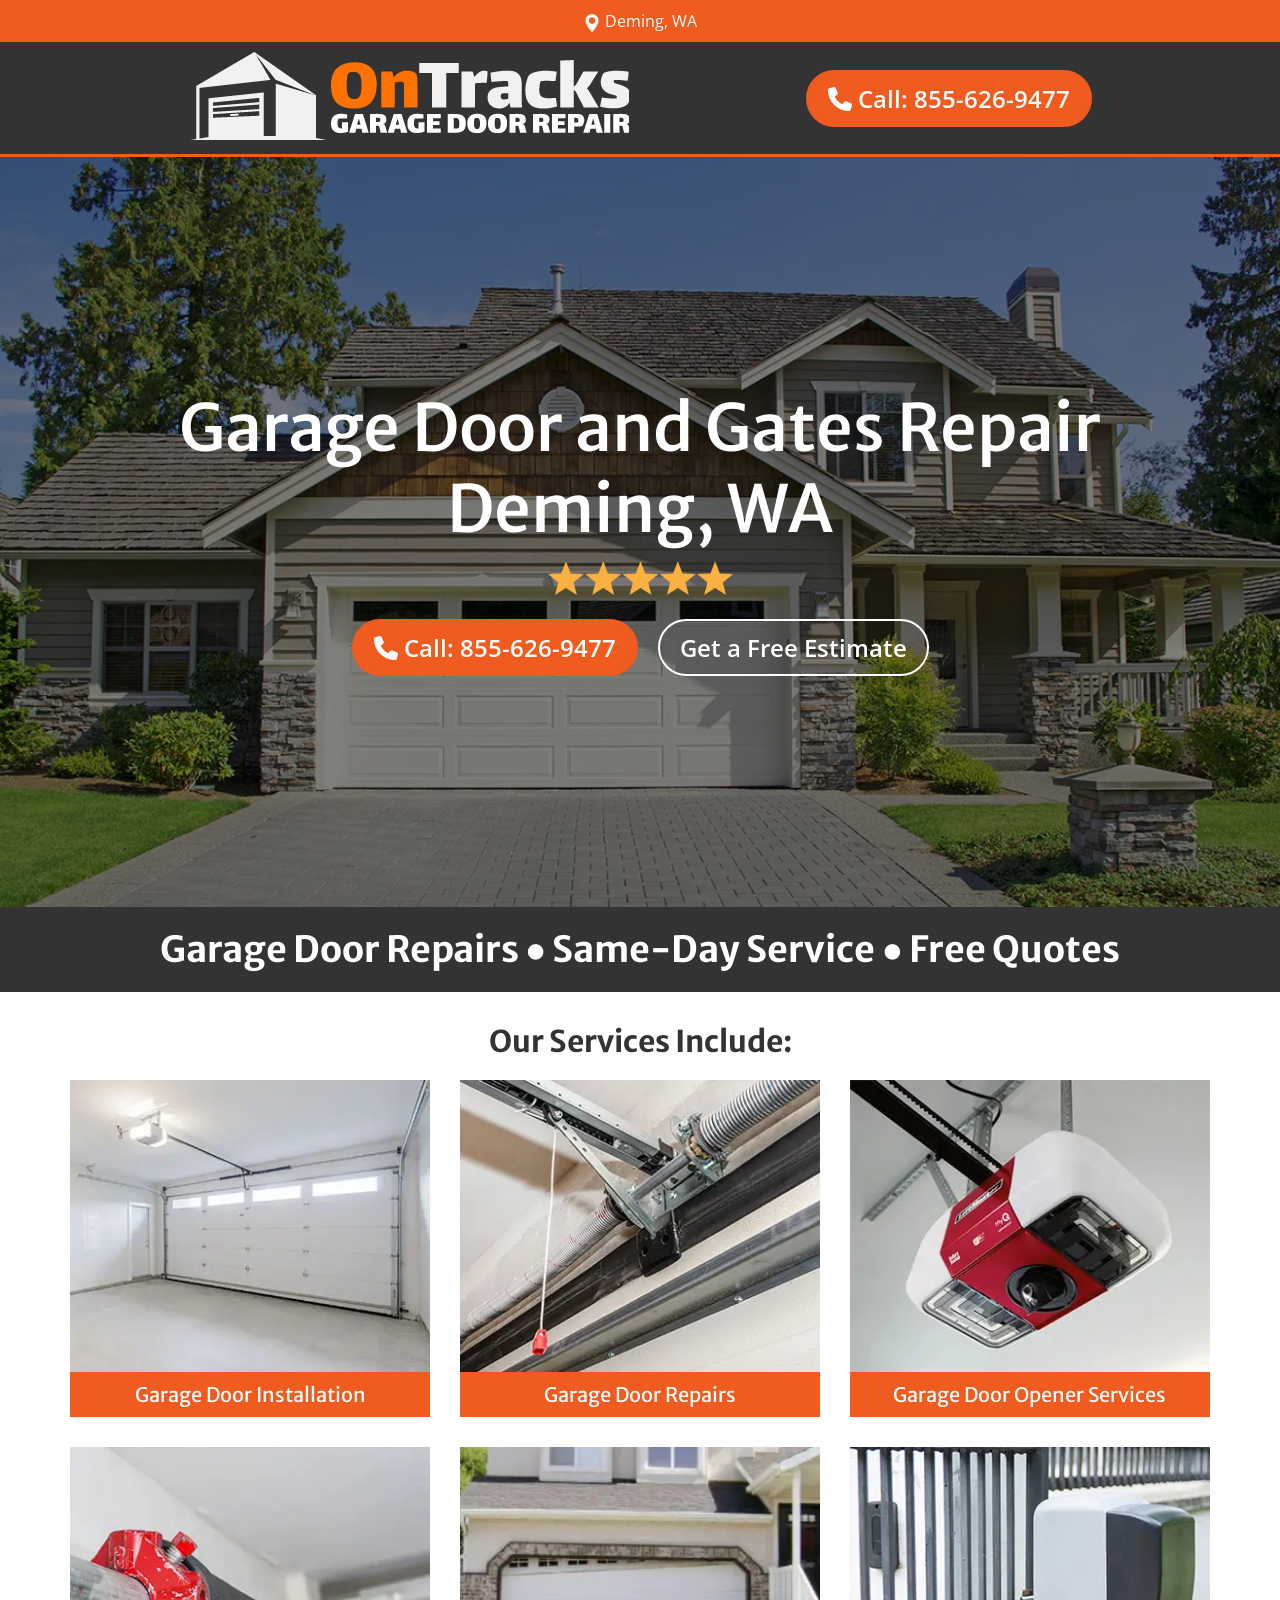
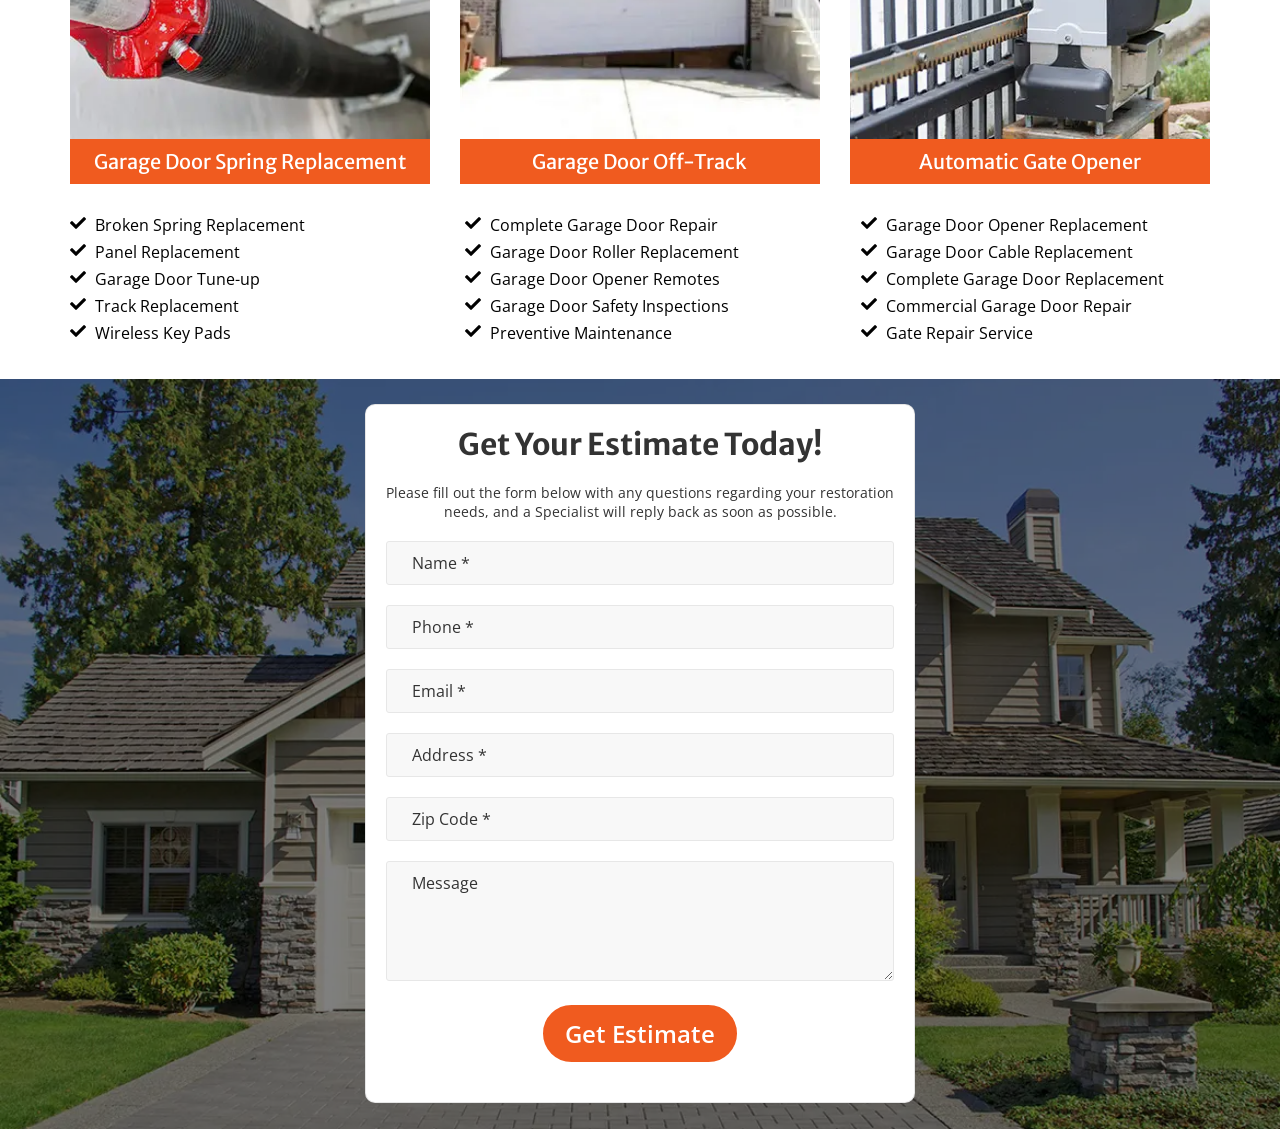
<file: construction_website/index.html>
<!DOCTYPE html>
<html lang="en">

<head>
    <meta charset="UTF-8">
    <meta http-equiv="X-UA-Compatible" content="IE=edge">
    <meta name="viewport" content="width=device-width, initial-scale=1.0">
    <title>Garage Door Repairs</title>
    <link href="style.css" rel="stylesheet" type="text/css" />
    <link rel="stylesheet" href="https://cdnjs.cloudflare.com/ajax/libs/font-awesome/6.3.0/css/all.min.css"
        integrity="sha512-SzlrxWUlpfuzQ+pcUCosxcglQRNAq/DZjVsC0lE40xsADsfeQoEypE+enwcOiGjk/bSuGGKHEyjSoQ1zVisanQ=="
        crossorigin="anonymous" referrerpolicy="no-referrer" />
    <link href="https://use.fontawesome.com/releases/v5.0.1/css/all.css" rel="stylesheet">

</head>

<body>

    <!-- top navigation start -->
    <nav>
        <div>
            <p> <span><img src="maps-and-flags.png" alt=""></span>
                Deming, WA</p>
        </div>

    </nav>

    <!-- top navigation end -->

    <!---------------------------------------------------->

    <!-- main header start -->

    <header>
        <div class="logo">
            <img src="logo.png" alt="">
        </div>

        <div class="contact">

            <a href="tel:855-626-9477" target="_self" class="sd-button ">
                <i class="fa-solid fa-phone"></i> Call: 855-626-9477 </a>

        </div>
    </header>

    <!-- main header end -->

    <!-- ------------------------------------------------>


    <!-- main banner start -->

    <section id="section-hero" class="section-hero">
        <div class="hero-bg">
            <img src="garage-door-slide.webp" alt="Background" title="Background">
        </div>
        <div class="hero-content">
            <div class="container">
                <h1 class="hero-headline">Garage Door and Gates Repair<span class="city-name">Deming,&nbsp;WA</span>
                </h1>
                <img src="stars.png" width="185" alt="Stars" title="Stars">
                <p class="hero-bio"></p>
                <div class="hero-buttons">
                    <div class="text-center">
                        <a href="tel:855-626-9477" target="_self" class="sd-button ">
                            <i class="fa-solid fa-phone"></i> Call: 855-626-9477 </a>
                    </div>
                    <div class="text-center">
                        <a href="#" target="_self" class="sd-button quote-button">
                            Get a Free Estimate </a>
                    </div>
                </div>
            </div>
        </div>
    </section>

    <!-- main banner end -->


    <!-- --------------------------------------------------->

    <!-- service-headline start -->

    <section id="service-headline">
        <div class="service-headline">
            <h2>Garage Door Repairs ● Same-Day Service ● Free Quotes</h2>
        </div>
    </section>

    <!-- service-headline end -->

    <!-- ----------------------------------------------- -->

    <!-- service section start -->

    <section id="section-service" class="section-service pt-30 pb-30">
        <div class="container">
            <div class="section-title text-center"><b>Our Services Include:</b></div>
            <div class="service-wrap">
                <div class="service-item">
                    <div><img src="garage-door-installation.webp" alt="Garage Door Installation"
                            title="Garage Door Installation"></div>
                    <p>Garage Door Installation</p>
                </div>
                <div class="service-item">
                    <div><img src="garage-door-repair.webp" alt="Garage Door Repairs" title="Garage Door Repairs"></div>
                    <p>Garage Door Repairs</p>
                </div>
                <div class="service-item">
                    <div><img src="garage-door-opener.webp" alt="Garage Door Opener Services"
                            title="Garage Door Opener Services"></div>
                    <p>Garage Door Opener Services</p>
                </div>
                <div class="service-item">
                    <div><img src="garage-door-spring.webp" alt="Garage Door Spring Replacement"
                            title="Garage Door Spring Replacement"></div>
                    <p>Garage Door Spring Replacement</p>
                </div>
                <div class="service-item">
                    <div><img src="garage-door-off-track.webp" alt="Garage Door Off-Track"
                            title="Garage Door Off-Track"></div>
                    <p>Garage Door Off-Track</p>
                </div>
                <div class="service-item">
                    <div><img src="automatic-gate-opener.webp" alt="Automatic Gate Opener"
                            title="Automatic Gate Opener"></div>
                    <p>Automatic Gate Opener</p>
                </div>
            </div>
            <ul class="service-list">
                <li>Broken Spring Replacement</li>
                <li>Panel Replacement</li>
                <li>Garage Door Tune-up</li>
                <li>Track Replacement</li>
                <li>Wireless Key Pads</li>
                <li>Complete Garage Door Repair</li>
                <li>Garage Door Roller Replacement</li>
                <li>Garage Door Opener Remotes</li>
                <li>Garage Door Safety Inspections</li>
                <li>Preventive Maintenance</li>
                <li>Garage Door Opener Replacement</li>
                <li>Garage Door Cable Replacement</li>
                <li>Complete Garage Door Replacement</li>
                <li>Commercial Garage Door Repair</li>
                <li>Gate Repair Service</li>
            </ul>
        </div>
    </section>

    <!-- service section end -->


    <!-- --------------------------------------------------------------->

    <!-- form section start -->

    <section id="section-hero" class="section-hero form-hero">
        <div class="hero-bg">
            <img src="garage-door-slide.webp" alt="Background" title="Background">
        </div>

        <div class="hero-content">
            <div class="container form-container">

                <div class="form-outer">
                    <h3>Get Your Estimate Today!</h3>
                    <p>Please fill out the form below with any questions regarding your restoration needs, and a
                        Specialist will reply back as soon as possible.
                    </p>

                    <form  aria-label="Contact form">
                        <div class="form-field">
                            <p><input placeholder="Name *" value="" type="text" name="your-name"></input>
                            </p>
                        </div>
                        <div class="form-field">
                            <p><input size="40" placeholder="Phone *" value="" type="tel" name="your-phone"></span>
                            </p>
                        </div>
                        <div class="form-field">
                            <p><input size="40" placeholder="Email *" value="" type="email" name="your-email"></span>
                            </p>
                        </div>
                        <div class="form-field">
                            <p><input size="40" placeholder="Address *" value="" type="text" name="your-address"></span>
                            </p>
                        </div>
                        <div class="form-field">
                            <p><input size="40" placeholder="Zip Code *" value="" type="text"
                                    name="your-zipcode"></span>
                            </p>
                        </div>
                        <div class="form-field">
                            <p><textarea cols="40" rows="10" placeholder="Message"
                                    name="your-message"></textarea></span>
                            </p>
                        </div>
                        <div class="form-field button-field">
                            <p><input type="submit" value="Get Estimate"></span>
                            </p>
                        </div>
                    </form>
                </div>

            </div>
        </div>

    </section>

    <!-- form section end -->


</body>

</html>
</file>
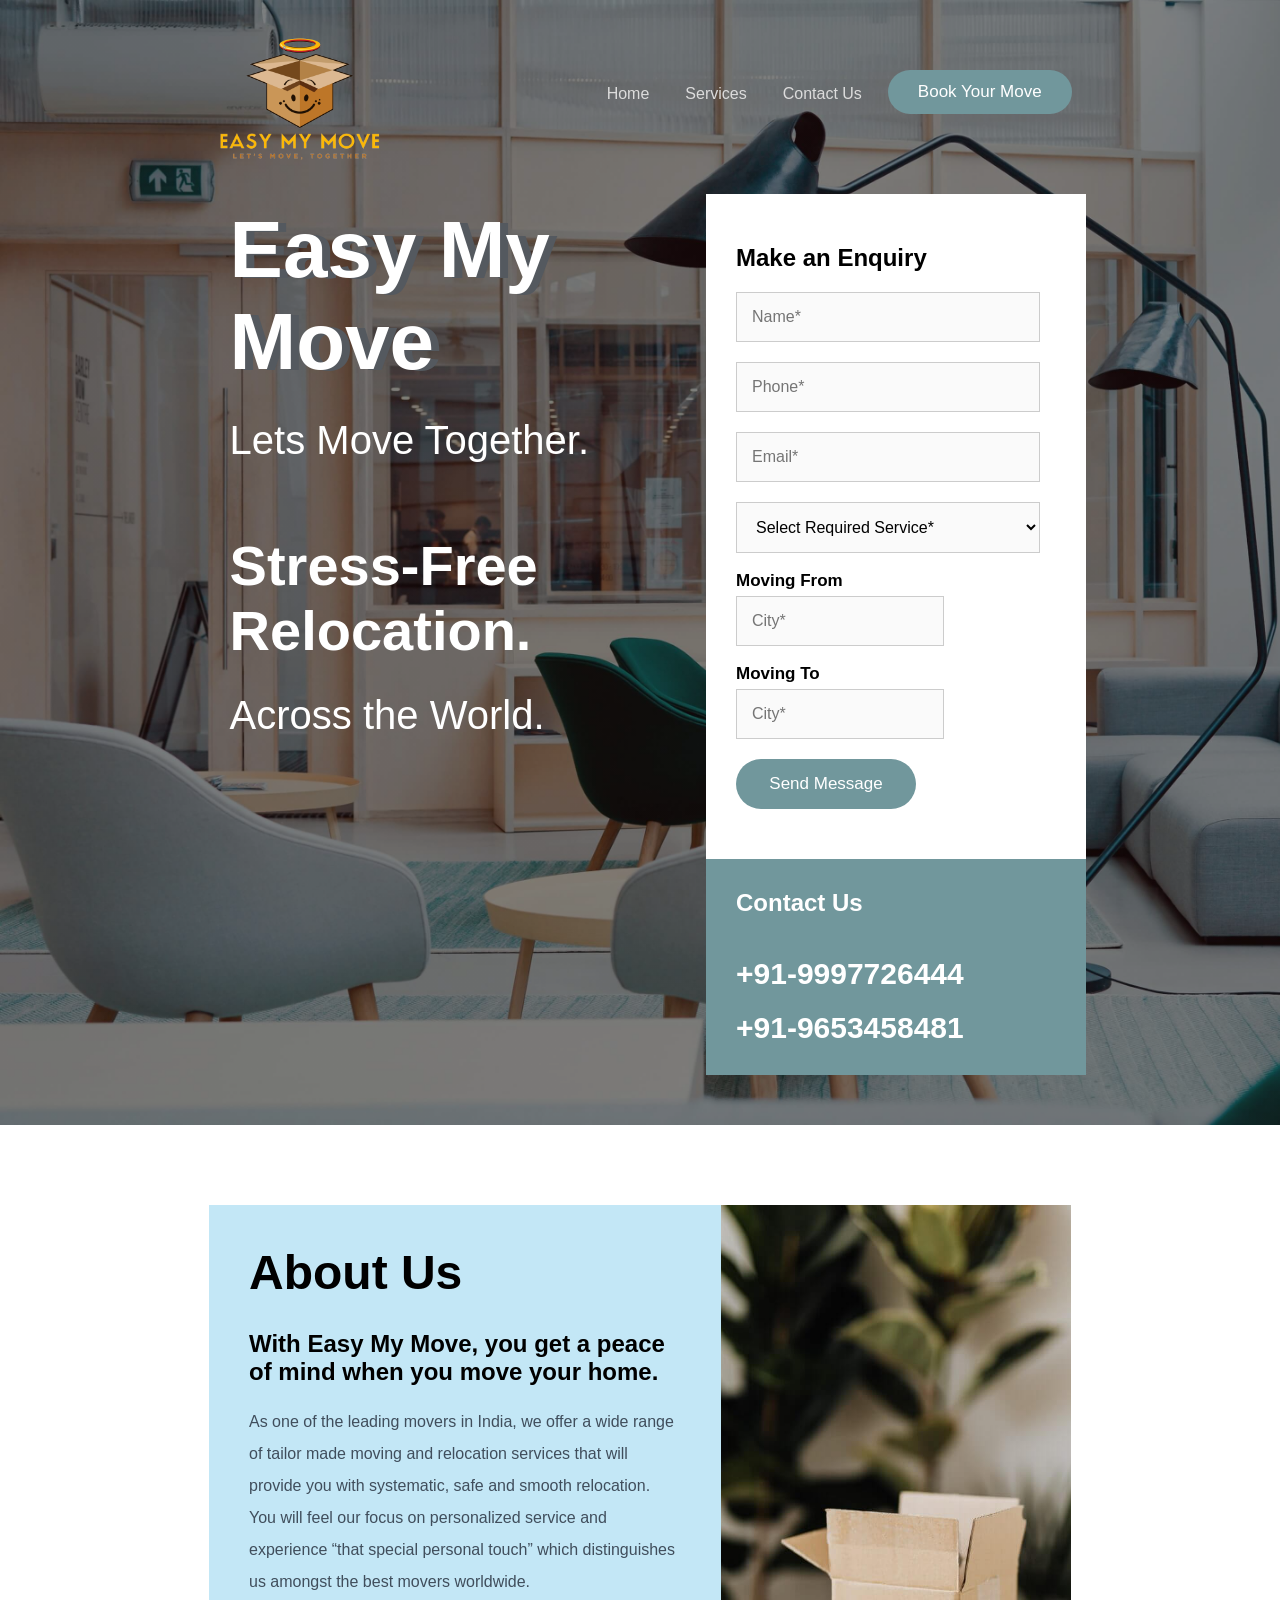
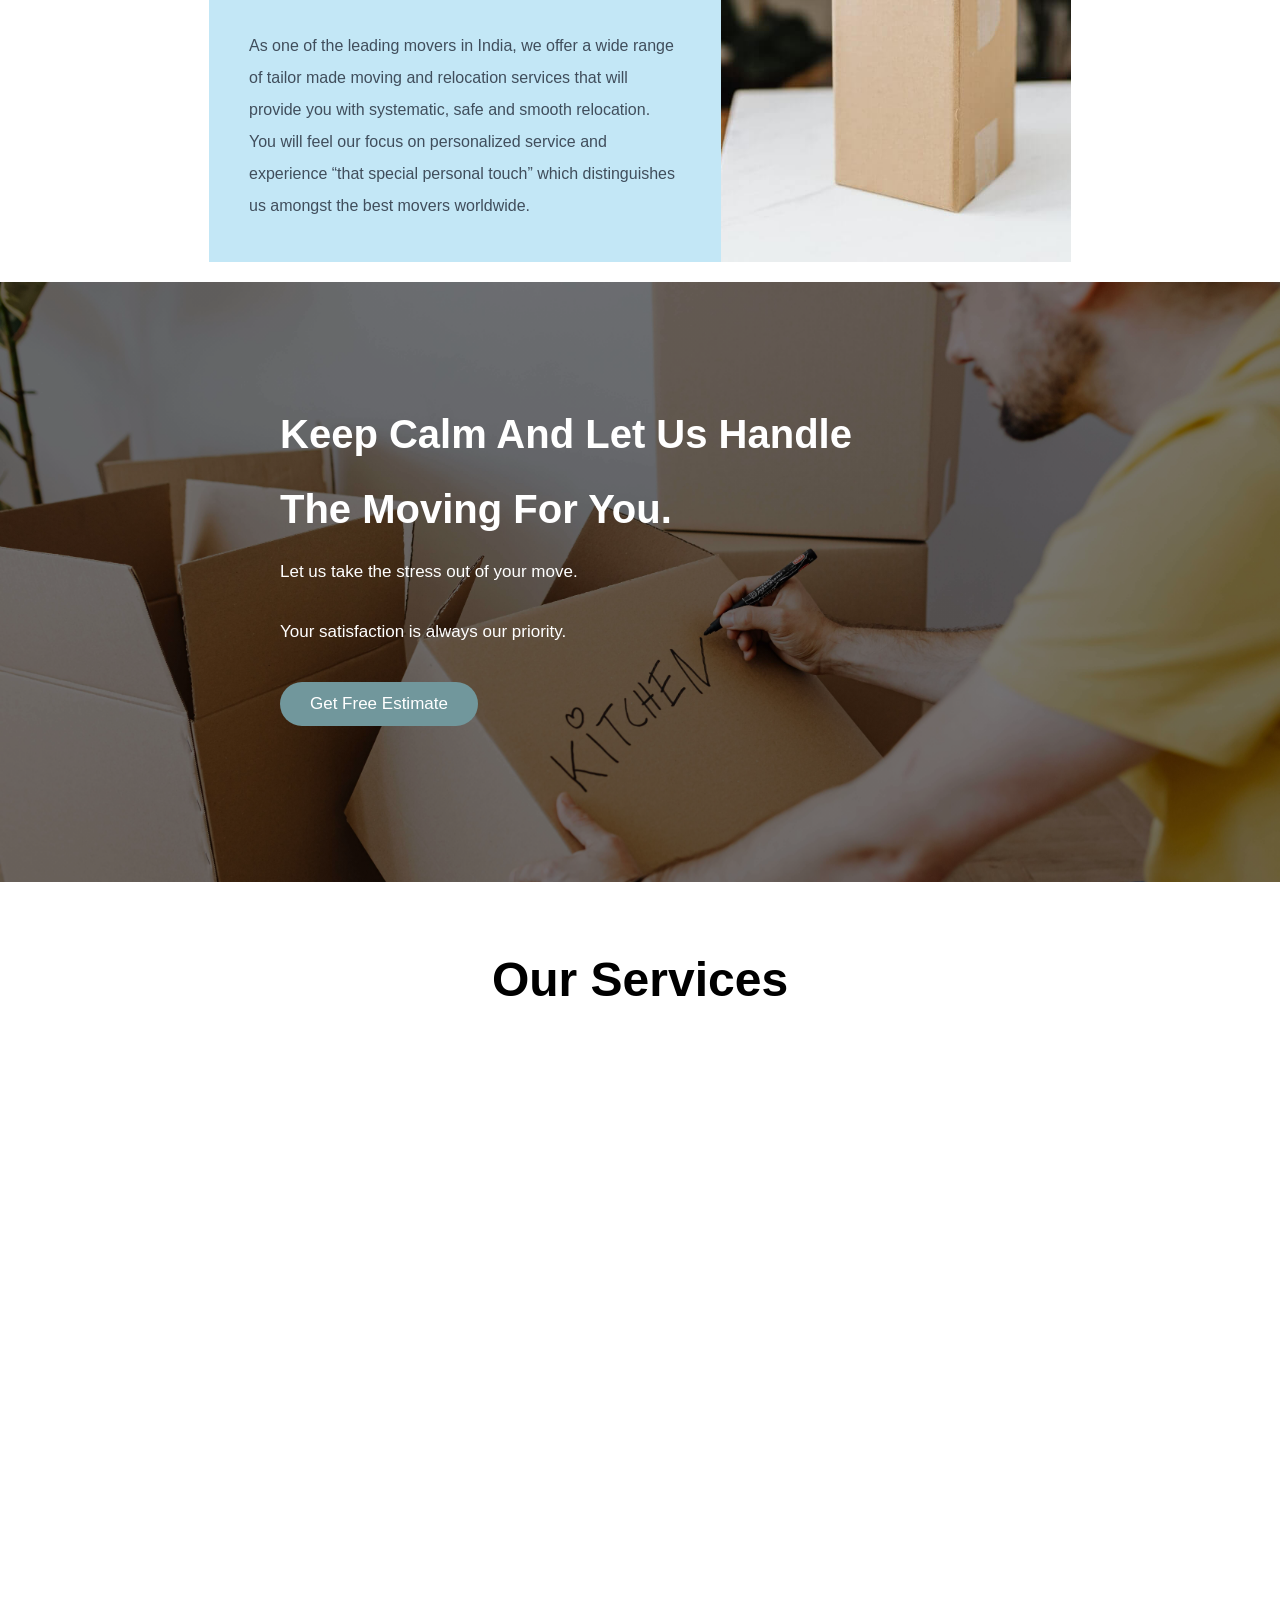
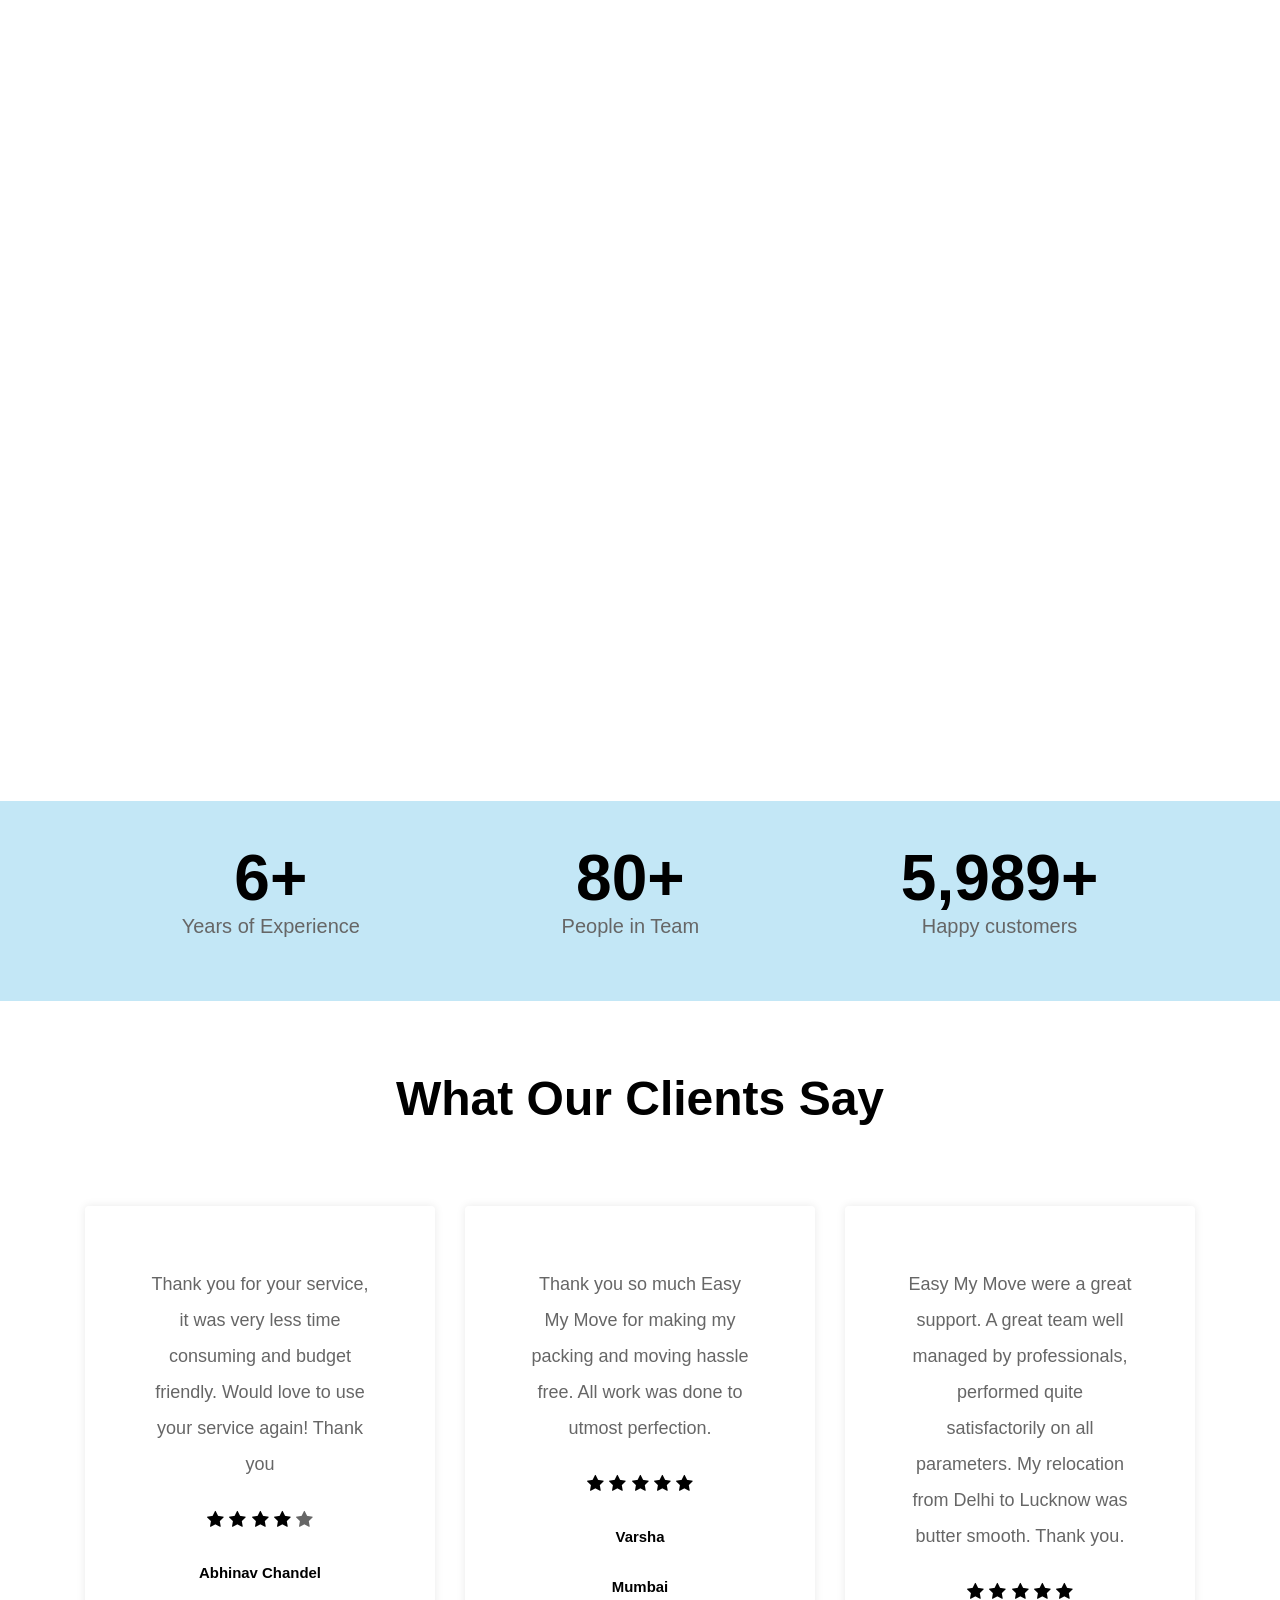
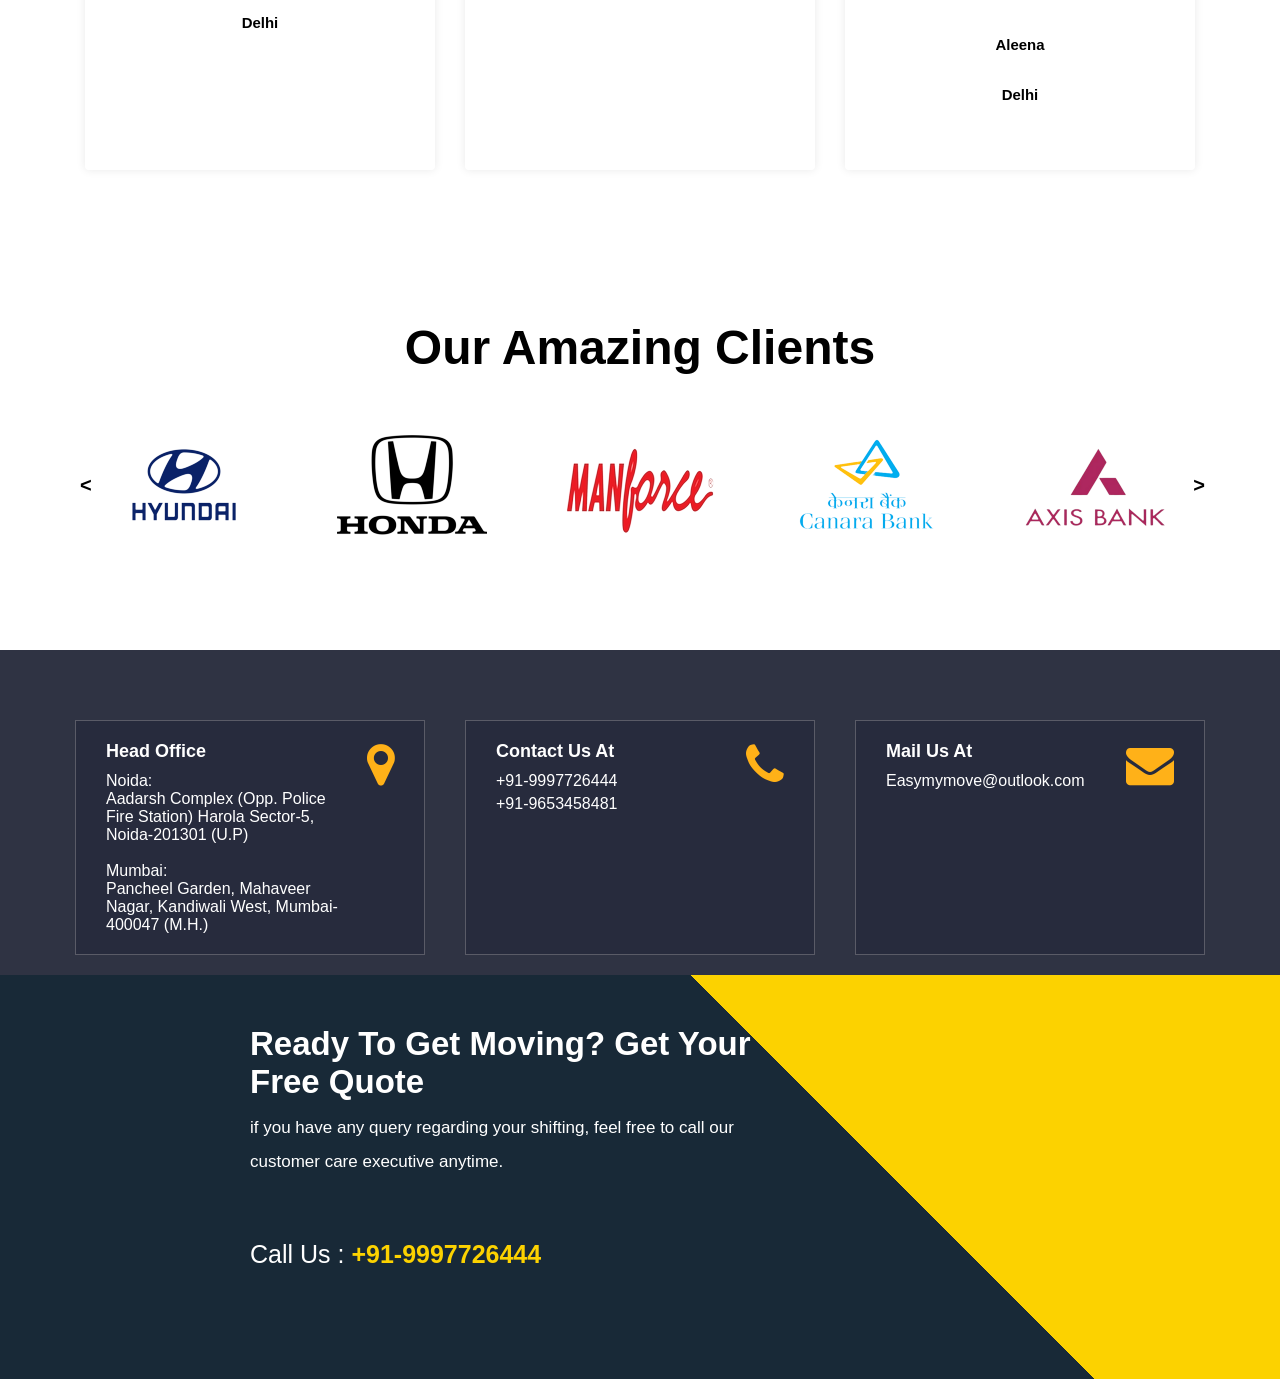
<file: EasyMoves_Website/index.html>
<!DOCTYPE html>
<html lang="en">
<head>
    <meta charset="UTF-8">
    <meta http-equiv="X-UA-Compatible" content="IE=edge">
    <meta name="viewport" content="width=device-width, initial-scale=1.0">
    <title>Easy My Move</title>
    <link rel="stylesheet" href="https://cdnjs.cloudflare.com/ajax/libs/font-awesome/4.7.0/css/font-awesome.min.css">
    <link href="style.css" rel="stylesheet" type="text/css"/>
    <script type="text/javascript" src="https://code.jquery.com/jquery-1.12.4.min.js"></script>
    <script type="text/javascript" src="js/jquery.rcbrand.js"></script>
<!-- <link rel="stylesheet" href="https://cdnjs.cloudflare.com/ajax/libs/bootswatch/4.3.1/darkly/bootstrap.min.css"> -->
</head>
<body>
    <!-- Main -->
    <section id="main">
        
    <!-- navbar -->
    <nav class="navbar" id="navbar">

        <!-- logo -->
        <div class="logo">
            <img src="Assets/logo.png" alt="">
        </div>
        <!-- NAVIGATION MENU -->

        <ul class="nav-links">
            <!-- using checkbox -->
            <input type="checkbox" id="checkbox_toggle">
            <label for="checkbox_toggle" class="hamburger">&#9776;</label>
            <div class="menu">
                <li><a class="active" href="index.html">Home</a></li>
                <li><a href="services.html">Services</a></li>
                <li><a href="contactus.html">Contact Us</a></li>
                <li class="book"><a href="https://empam.setmore.com/">Book your Move</a></li>

                <div>
                    <button onclick="location.href='https://empam.setmore.com/'" type="button">Book Your Move</button>

                </div>

            </div>
        </ul>

    </nav>

    <div class="main-banner">
        <div class="banner-text">
            <div>
                <h2 class="h2-1st">Easy My Move</h2>
                <p>Lets Move Together.</p>
                <h2 class="h2-2nd">Stress-Free Relocation.</h2>
                <p>Across the World.</p>

            </div>
         
        </div>
        <div class="banner-form">
            <div class="enquiry-form" id="form-enquiry">
                <h2>Make an Enquiry</h2>
                <form action="">
                    <input type="text" placeholder="Name*" required><br>
                    <input type="number" placeholder="Phone*" required><br>
                    <input type="email" placeholder="Email*" required><br>
                    <select name="cars" id="cars">
                        <option value="Select Required Service*" selected>Select Required Service*</option>
                        <option value="Domestic Relocation">Domestic Relocation</option>
                        <option value="International Relocation">International Relocation</option>
                        <option value="Commercial brRelocation">Commercial Relocation</option>
                        <option value="Warehouse Storage">Warehouse Storage</option>
                        <option value="Vehicle Transportation">Vehicle Transportation</option>

                      </select><br><br>
                      <label for="cityfrom">Moving From</label><br>
                      <input class="city" id="cityfrom" type="text" placeholder="City*" required><br><br>
                      <label for="cityto">Moving To</label><br>
                      <input class="city" type="text" placeholder="City*" id="cityto" required><br>
                      <input type="submit" value="Send Message">
                </form>
                
            </div>
            <div class="tel">
                <h2>Contact Us</h2>
                <p><a href="tel:+91-9997726444">+91-9997726444</a></p>
                <p><a href="tel:+91-9653458481">+91-9653458481</a></p>

            </div>
        </div>
    </div>

    </section>

    <!-- about Section -->

    <section id="about">
        <div class="about-outer">
            <div class="about-text">
                <div>
                    <h2>About Us</h2>
                    <h3>With Easy My Move, you get a peace of mind when you move your home.</h3>
                    <p>As one of the leading movers in India, we offer a wide range of tailor made moving and relocation services that will provide you with systematic, safe and smooth relocation. You will feel our focus on personalized service and experience “that special personal touch” which distinguishes us amongst the best movers worldwide. <br><br>As one of the leading movers in India, we offer a wide range of tailor made moving and relocation services that will provide you with systematic, safe and smooth relocation. You will feel our focus on personalized service and experience “that special personal touch” which distinguishes us amongst the best movers worldwide.</p>
                </div>
            </div>
            <div class="about-image">
                <img src="Assets/pexels-karolina-grabowska-4464817-1-1-683x1024.jpg" alt="">
            </div>
        </div>
    </section>

    <!--  Free Estimate Section-->

    <section id="estimate">
        <div class="estimate-outer">
        <div class="estimate-inner">
            <h2>Keep Calm And Let Us Handle </h2> <h2> The Moving For You.</h2>
            <p>
                Let us take the stress out of your move.
                <br><br><br>
                Your satisfaction is always our priority.</p>
                <button onclick="location.href='#form-enquiry'">Get Free Estimate</button>
        </div>
    </div>
    </section>

    <!-- services Section -->

    <section id="services">
        <h2 class="ser-h">Our Services</h2>
        <div class="services-outer">
            
            <div class="service-card card1">
                <h2><a href="">Domestic Relocation</a></h2>
                <p>Easy My Move has devised convenient and brilliant ways to move its customers' households or vehicles anywhere within the territory.</p>
            </div>
            <div class="service-card card2">
                <h2><a href="">International relocation</a></h2>
                <p>We know, an International moving can be stressful for the family but it dosen't have to be if you move with Easy My Move.</p>
            </div>
            <div class="service-card card3">
                <h2><a href="">Commercial Relocation</a> </h2>
                <p>We have the expertise and resources for implementing effective business relocation solutions and move your office without disruption. We ensure that the downtime is minimum and your business remains uninterrupted.</p>
            </div>
            <div class="service-card card4">
                <h2><a href="https://easymystorage.com/">Warehouse & Storage</a></h2>
                <p>Easy My Move has become one of the most trusted names in providing the most reliable Warehousing Services.</p>
            </div>
        </div>
    </section>


    <!-- work -->

    <section id="work">
        <div class="work-outer">
            <div class="work-box">
                <h2>6+</h2>
                <p>Years of Experience</p>
            </div>
            <div class="work-box">
                <h2>80+</h2>
                <p>People in Team</p>
            </div>
            <div class="work-box">
                <h2>5,989+</h2>
                <p>Happy customers</p>
            </div>
        </div>
    </section>

    <!-- testimonials -->

    <section id="testimonial">
        <h2 class="ser-h">What Our Clients Say</h2>
        <div class="testi-outer">
            <div class="testi-card">
                <!-- <div class="t-image">
                    <img src="Assets/WhatsApp-Image-2020-08-07-at-10.33.18-AM-otlo77eg2i912ne24holduets8t3qyklk9kgrjc5as.jpeg" alt="">
                </div> -->
                <div class="t-text">
                    <p>Thank you for your service, it was very less time consuming and budget friendly. Would love to use your service again! Thank you</p>
                    <span class="fa fa-star checked"></span>
                    <span class="fa fa-star checked"></span>
                    <span class="fa fa-star checked"></span>
                    <span class="fa fa-star checked"></span>
                    <span class="fa fa-star"></span>
                    <h5>Abhinav Chandel</h5>
                    <h5>Delhi</h5>
                </div>
            </div>
            <div class="testi-card t-middle">
                <!-- <div class="t-image">
                    <img src="Assets/Owner.jpg" alt="">
                </div> -->
                <div class="t-text">
                    <p>Thank you so much Easy My Move for making my packing and moving hassle free. All work was done to utmost perfection.</p>
                    <span class="fa fa-star checked"></span>
                    <span class="fa fa-star checked"></span>
                    <span class="fa fa-star checked"></span>
                    <span class="fa fa-star checked"></span>
                    <span class="fa fa-star checked"></span>
                    <h5>Varsha</h5>
                    <h5>Mumbai</h5>
                </div>
            </div>
            <div class="testi-card">
                <!-- <div class="t-image">
                    <img src="Assets/roofers-01.jpg" alt="">
                </div> -->
                <div class="t-text">
                    <p>Easy My Move were a great support. A great team well managed by professionals, performed quite satisfactorily on all parameters. My relocation from Delhi to Lucknow was butter smooth. Thank you.</p>
                    <span class="fa fa-star checked"></span>
                    <span class="fa fa-star checked"></span>
                    <span class="fa fa-star checked"></span>
                    <span class="fa fa-star checked"></span>
                    <span class="fa fa-star checked"></span>
                    <h5>Aleena</h5>
                    <h5>Delhi</h5>
                </div>
            </div>
        </div>
    </section>

    <!-- clients section -->

    <section id="clients">
        <h2 class="ser-h" style="padding-bottom: 30px;">Our Amazing Clients</h2>
        <div class="container">
            <div class="row">
                <ul id="rcbrand2">
                    <li><img src="Assets/Hyundai-logo-removebg-preview.png" /></li>
                    <li><img src="Assets/2560px-Honda.svg-removebg-preview.png" /></li>
                    <li><img src="Assets/manforce-removebg-preview.png" /></li>
                    <li><img src="Assets/canara-removebg-preview.png" /></li>
                    <li><img src="Assets/axis_bank-removebg-preview.png" /></li>
                    <li><img src="Assets/hdfc-removebg-preview.png" /></li>
                </ul>
    
            </div>
        </div>
    </section>


    <!-- contact section -->
    <section id="contact">
        <div class="contact-outer">
            <div class="contact-card">
                <div>
                    <h2>Head Office</h2>
                    <p>Noida: <br>
                        Aadarsh Complex (Opp. Police Fire Station) Harola Sector-5, Noida-201301 (U.P) <br><br>
                        
                        Mumbai: <br>
                        Pancheel Garden, Mahaveer Nagar, Kandiwali West, Mumbai-400047 (M.H.)</p>
                </div>
                <i class="fa fa-map-marker icon" aria-hidden="true"></i>

            </div>
            <div class="contact-card">
                <div>
                    <h2>Contact Us At</h2>
                    
                    <p><a href="tel:+91-9997726444">+91-9997726444</a></p>
                <p><a href="tel:+91-9653458481">+91-9653458481</a></p>
                </div>
                <i class="fa fa-phone icon" aria-hidden="true"></i>
            </div>
            <div class="contact-card">
                <div>
                    <h2>Mail Us At</h2>
                    <p>Easymymove@outlook.com</p>
                </div>
                <i class="fa fa-envelope icon" aria-hidden="true"></i>
            </div>
        </div>
    </section>

    <!-- footer -->

    <footer>
        <div>
            <h2>Ready To Get Moving? Get Your Free Quote</h2>
            <p>if you have any query regarding your shifting, feel free to call our customer care executive anytime.</p>
            <p class="callus">Call Us : <a href="tel:+91-9997726444">+91-9997726444</a></p>
        </div>
    </footer>
   
    <!-- bottom bar -->
    <section>
        <div class="navbar-bottom">
            <div class="nav-bottom-outer">

            
            <div>
                <i class="fa fa-phone icon-nav" aria-hidden="true"></i>
                <p><a href="tel:+91-9997726444">Call Now</a></p>

            </div>
            <div>
                <i class="fa fa-whatsapp icon-nav" aria-hidden="true"></i>
                <p><a href="https://api.whatsapp.com/send/?phone=919997726444&text&type=phone_number&app_absent=0">Whatsapp</a></p>
            </div>
            <div>
                <i class="fa fa-clipboard icon-nav" aria-hidden="true"></i>
                <p><a href="#form-enquiry">Get Quote</a></p>
            </div>
        </div>
     </div>
    </section>


    <script type="text/javascript">

        $(window).load(function() {
            $("#rcbrand2").rcbrand({
                visibleItems: 5,
                itemsToScroll: 1,
                autoPlay: {
                    enable: true,
                    interval: 3000,
                    pauseOnHover: true
                }
            });
        });
        </script>
</body>
</html>
</file>
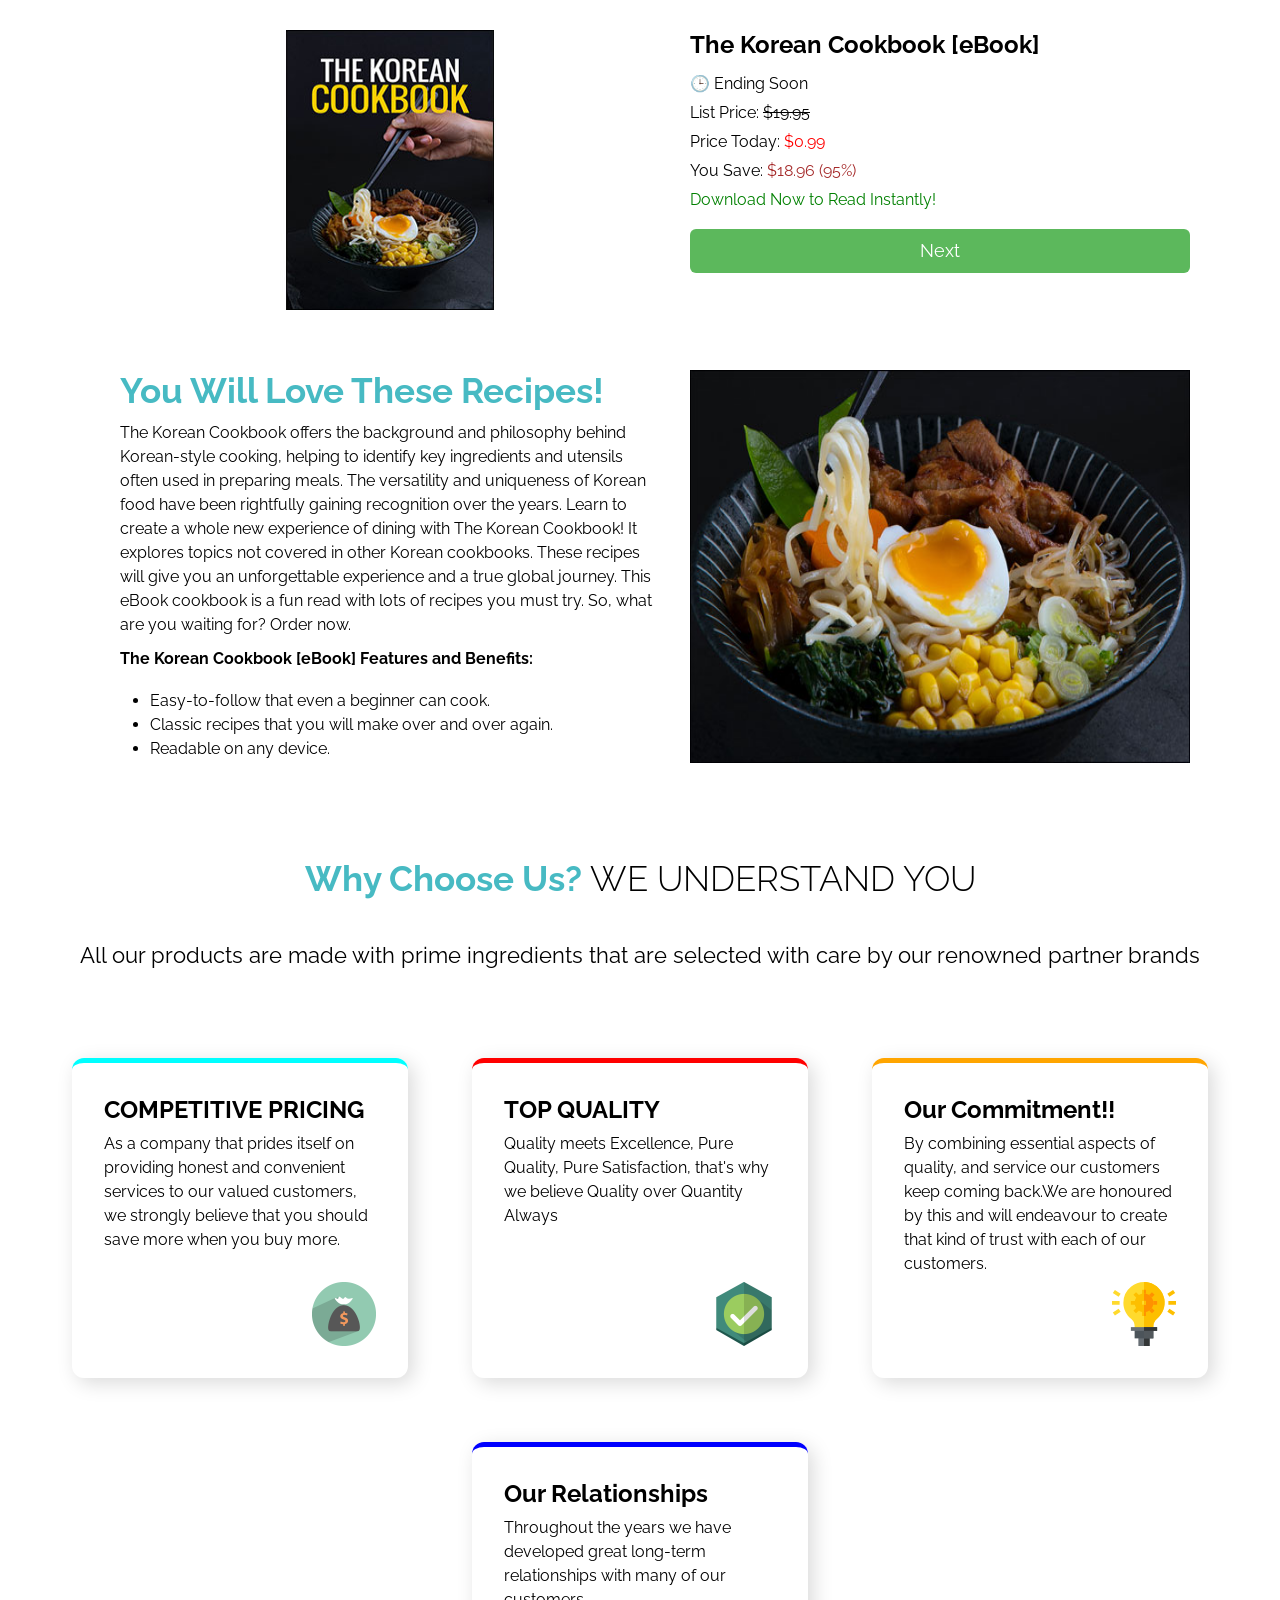
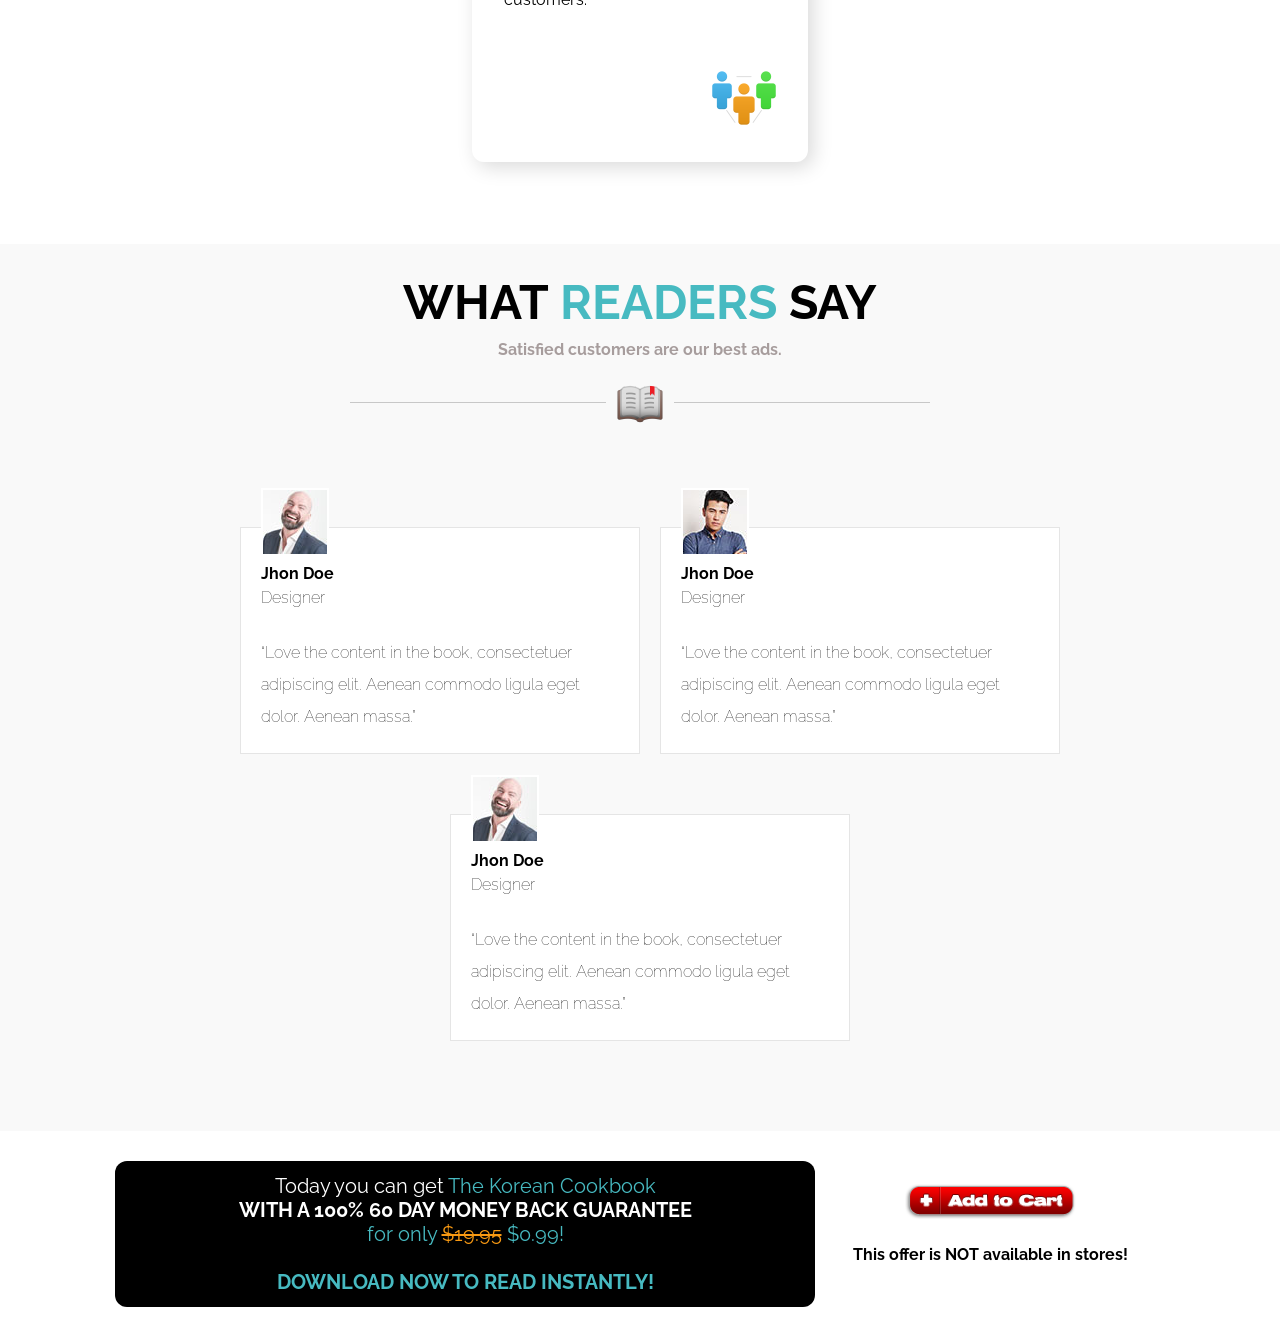
<file: Food Ebook/index.html>
<!DOCTYPE html>
<html lang="en">
<head>
    <meta charset="UTF-8">
    <meta http-equiv="X-UA-Compatible" content="IE=edge">
    <meta name="viewport" content="width=device-width, initial-scale=1.0">
    <title>Food Club</title>
    <link href="style.css" rel="stylesheet" type="text/css"/>
    <style>
        @import url('https://fonts.googleapis.com/css2?family=Raleway:wght@300;400;700&display=swap');
        </style>
</head>
<body>
    <div class="ebook-outer">
        <div class="book-img">
            <img src="ebook.jpg" alt="">
        </div>
        <div class="book-detail">
            <h2>The Korean Cookbook [eBook]</h2>
            <p>&#x1F552; Ending Soon</p>
            <p>List Price: <s>$19.95</s> </p>
            <p>Price Today: <span style="color: red;">$0.99</span> </p>
            <p>You Save: <span style="color:brown;">$18.96 (95%)</span> </p>
            <p style="color: green;">Download Now to Read Instantly!            </p>
            <button onclick="location.href='http://www.example.com'" type="button">Next</button>
        </div>
    </div>

    <div class="recipe-outer">
        <div class="recipe-detail">
            <h2>You Will Love These Recipes!</h2>
            <p>The Korean Cookbook offers the background and philosophy behind Korean-style cooking, helping to identify key ingredients and utensils often used in preparing meals. The versatility and uniqueness of Korean food have been rightfully gaining recognition over the years. Learn to create a whole new experience of dining with The Korean Cookbook! It explores topics not covered in other Korean cookbooks. These recipes will give you an unforgettable experience and a true global journey. This eBook cookbook is a fun read with lots of recipes you must try. So, what are you waiting for? Order now.</p>
            <p><strong>The Korean Cookbook [eBook] Features and Benefits:</strong></p>
            <ul>
                <li>Easy-to-follow that even a beginner can cook.
                </li>
                <li>Classic recipes that you will make over and over again.
                </li>
                <li>Readable on any device.
                </li>
            </ul>
            
        </div>
        <div class="recipe-img">
            <img src="food-img.jpg" alt="">
        </div>
    </div>




    <div class="features-main">
      
          <h1 class="section__title">
            <span>Why Choose Us?</span> WE UNDERSTAND YOU
          </h1>
          <p class="section__desc">All our products are made with prime ingredients that are selected with care by our renowned partner brands</p>
          <div class="features">
            <div class="feature feature-one">
              <h2 class="feature__title">COMPETITIVE PRICING</h2>
              <p class="feature__desc">As a company that prides itself on providing honest and convenient services to our valued customers, we strongly believe that you should save more when you buy more.</p>
              <img class="feature__img" src="f1.png" alt="">
            </div>
        
              <div class="feature feature-two">
                <h2 class="feature__title">TOP QUALITY</h2>
                <p class="feature__desc">Quality meets Excellence, Pure Quality, Pure Satisfaction, 
                   that's why we believe Quality over Quantity Always</p>
                <img class="feature__img" src="f2.png" alt="">
              </div>
              <div class="feature feature-three">
                <h2 class="feature__title">Our Commitment!!                </h2>
                <p class="feature__desc">By combining essential aspects of quality, and service our customers keep coming back.We are honoured by this and will endeavour to create that kind of trust with each of our customers.

                </p>
                <img class="feature__img" src="f3.svg" alt="">
              </div>
        
            <div class="feature feature-four">
              <h2 class="feature__title">Our Relationships
            </h2>
              <p class="feature__desc">Throughout the years we have developed great long-term relationships with many of our customers. </p>
              <img class="feature__img" src="f4.png" alt="">
            </div>
          </div>
      
       
      </div>
      


<div class="testimonials">
    <div class="testi-title-desc">
        <h2>WHAT <span style="color: #47BAC1;"> READERS</span> SAY</h2>
        <h5>Satisfied customers are our best ads.</h5>
        <p><img src="book.png" alt=""></p>
    </div>
   
    <div class="testi-outer">
        <div class="review-list">
            <img src="reader-1.jpg" alt="">
            <h4>Jhon Doe</h4>
            <h5>Designer</h5>
            <p>“Love the content in the book, consectetuer adipiscing elit. Aenean commodo ligula eget dolor. Aenean massa.”</p>
          </div>
          <div class="review-list">
            <img src="reader-2.jpg" alt="">
            <h4>Jhon Doe</h4>
            <h5>Designer</h5>
            <p>“Love the content in the book, consectetuer adipiscing elit. Aenean commodo ligula eget dolor. Aenean massa.”</p>
          </div>
          <div class="review-list">
            <img src="reader-1.jpg" alt="">
            <h4>Jhon Doe</h4>
            <h5>Designer</h5>
            <p>“Love the content in the book, consectetuer adipiscing elit. Aenean commodo ligula eget dolor. Aenean massa.”</p>
          </div>
    </div>

</div>




    <div class="download-outer">
        <div class="download-detail">
            <p>Today you can get <span style="color: #47BAC1;">The Korean Cookbook</span>  <br>
               <span style="font-weight: bold;"> WITH A 100% 60 DAY MONEY BACK GUARANTEE </span> <br>
               <span style="color: #47BAC1;"> for only <s style="color: #F89912;">$19.95</s> $0.99! </span>
                <br><br>
                <span style="color: #47BAC1; font-weight: bold;">DOWNLOAD NOW TO READ INSTANTLY!
                </span>  
            </p>
        </div>

        <div class="add-to-cart">
            <a href=""><img src="add-to-cart.png" alt=""></a>
            <p><strong>This offer is NOT available in stores!</strong></p>
        </div>
    </div>
</body>
</html>
</file>
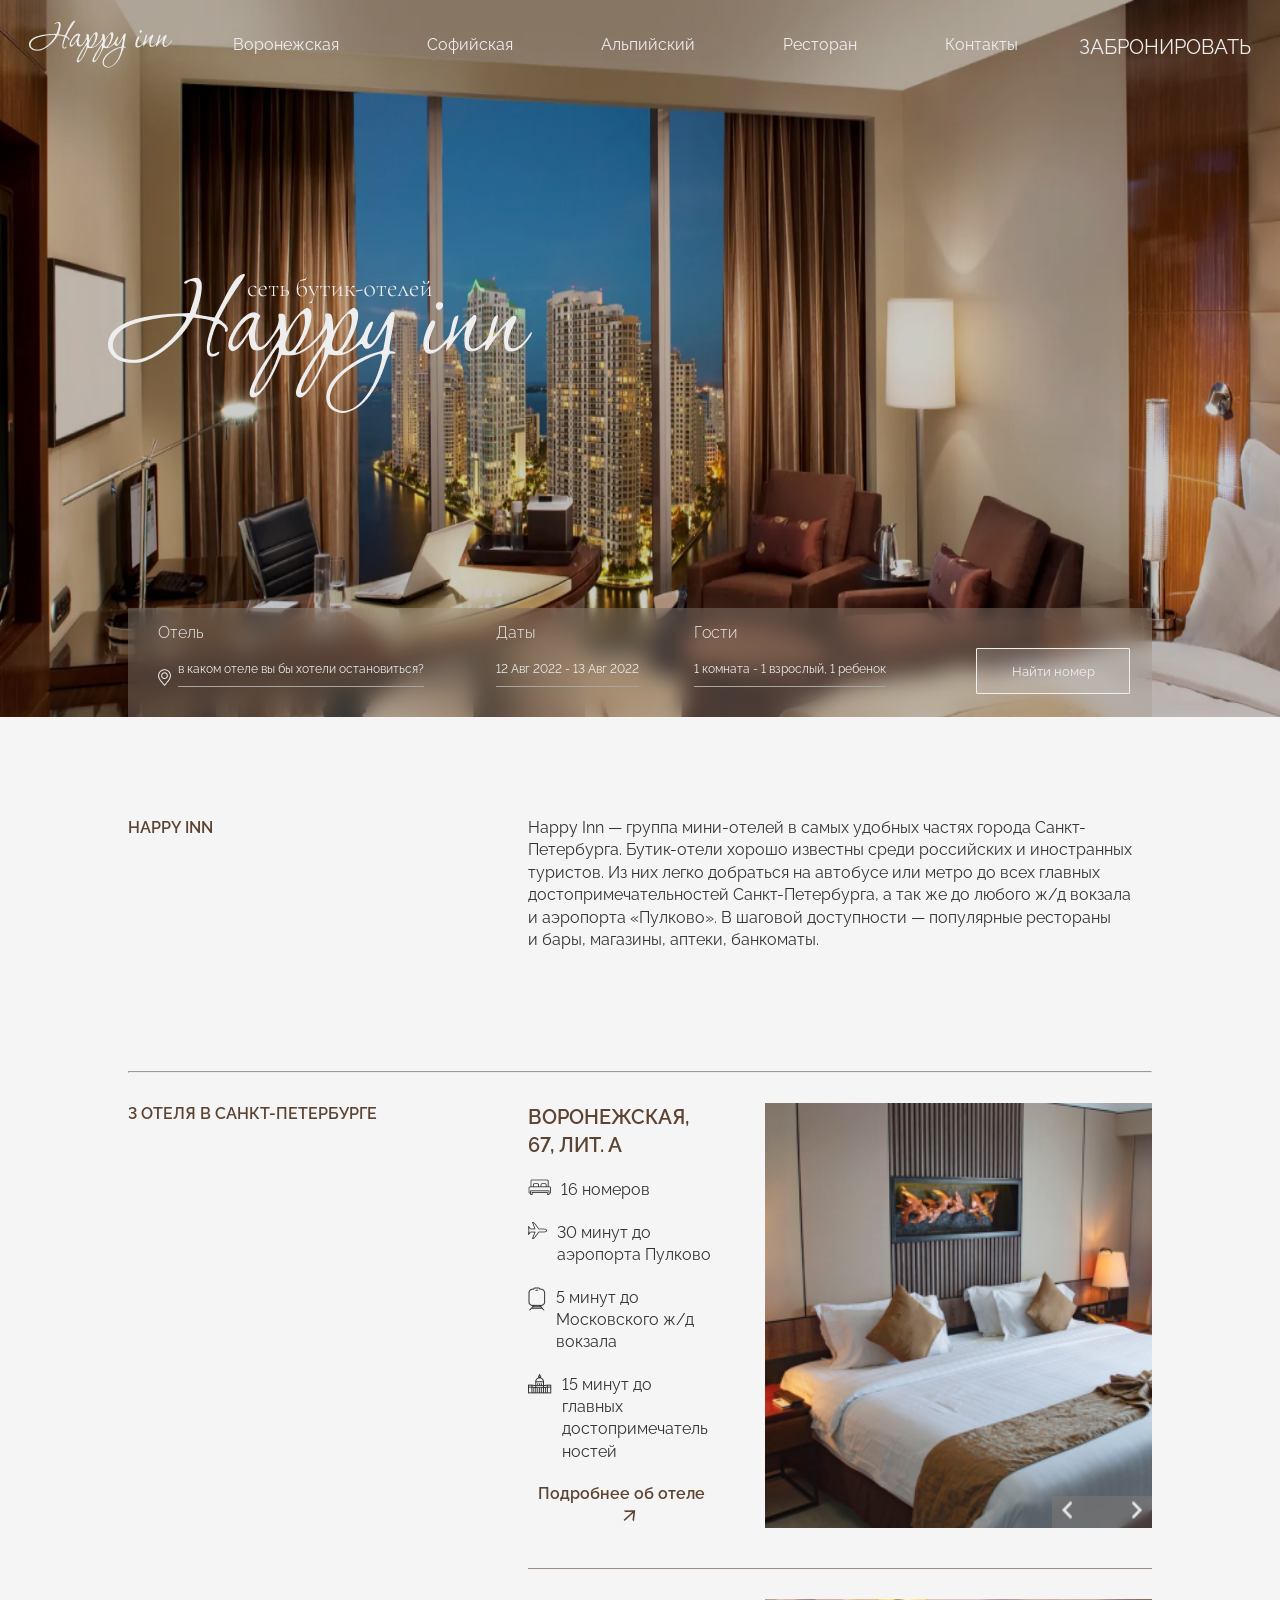
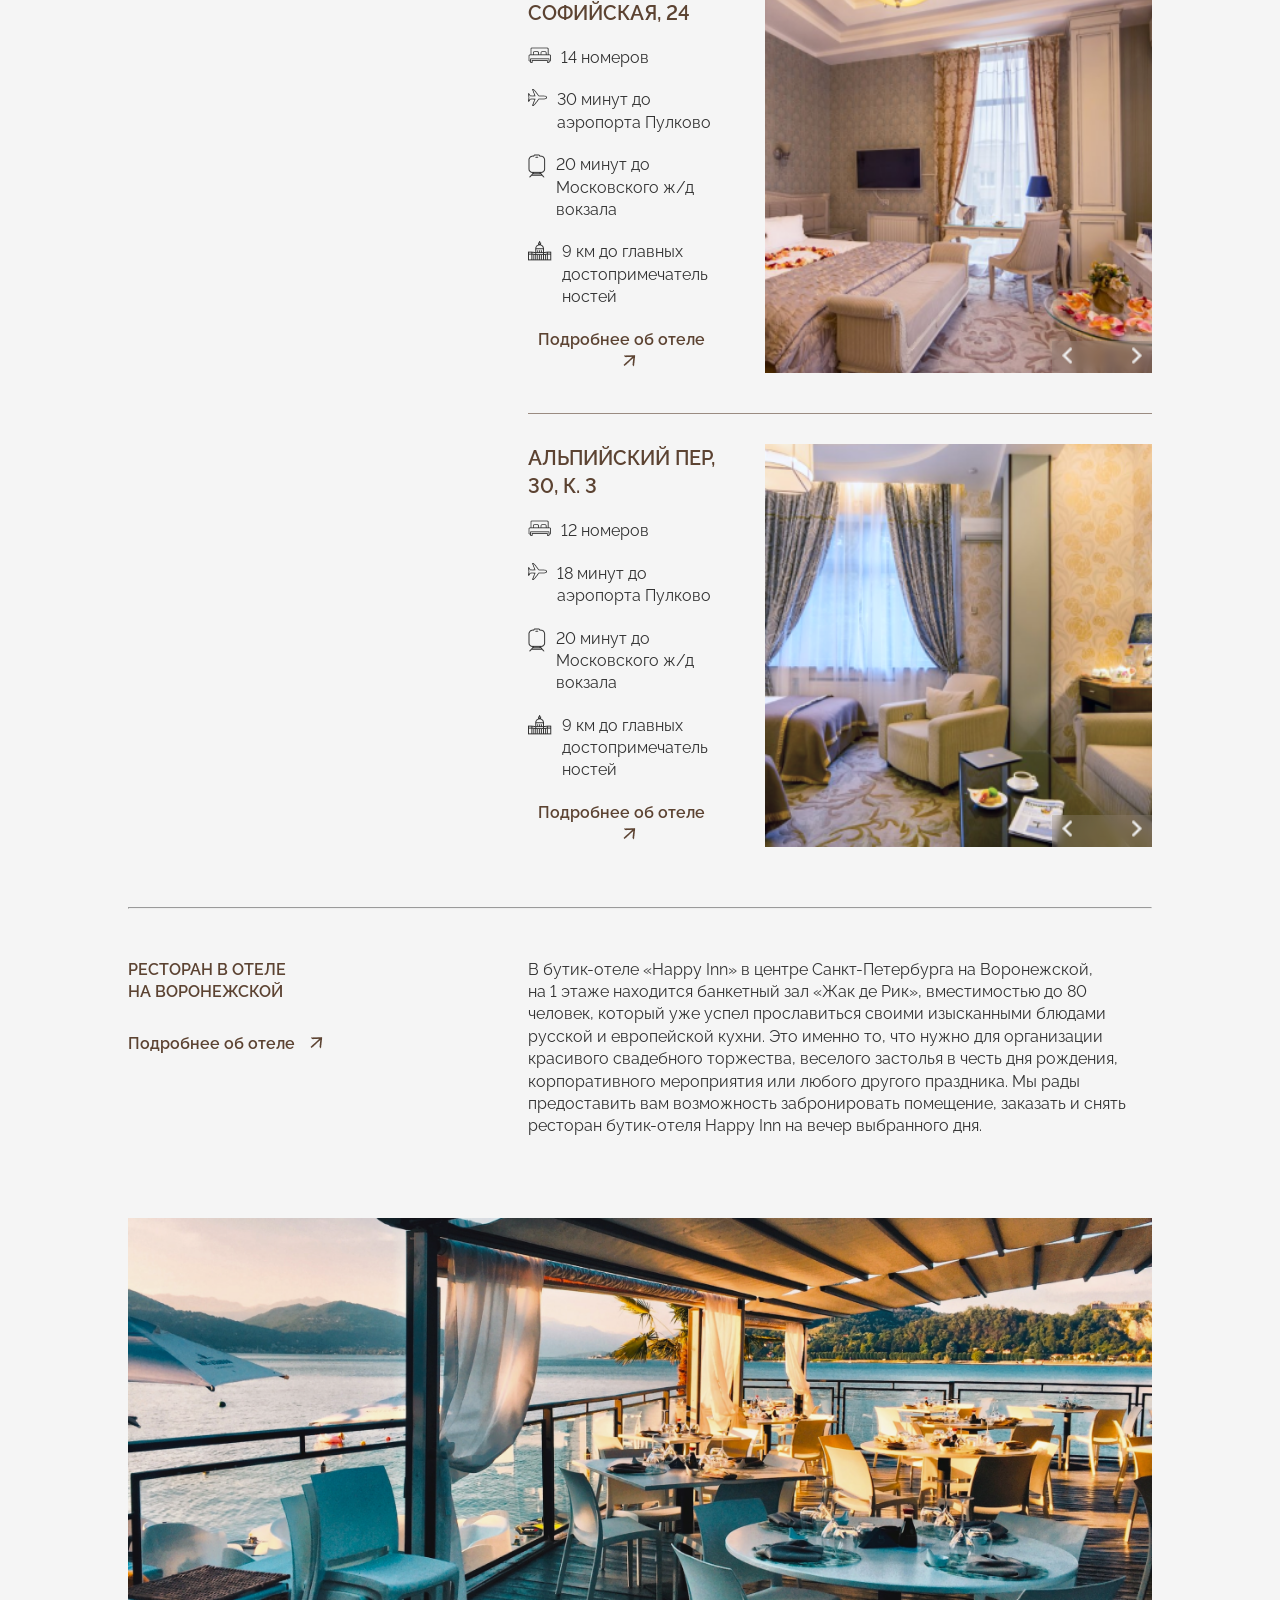
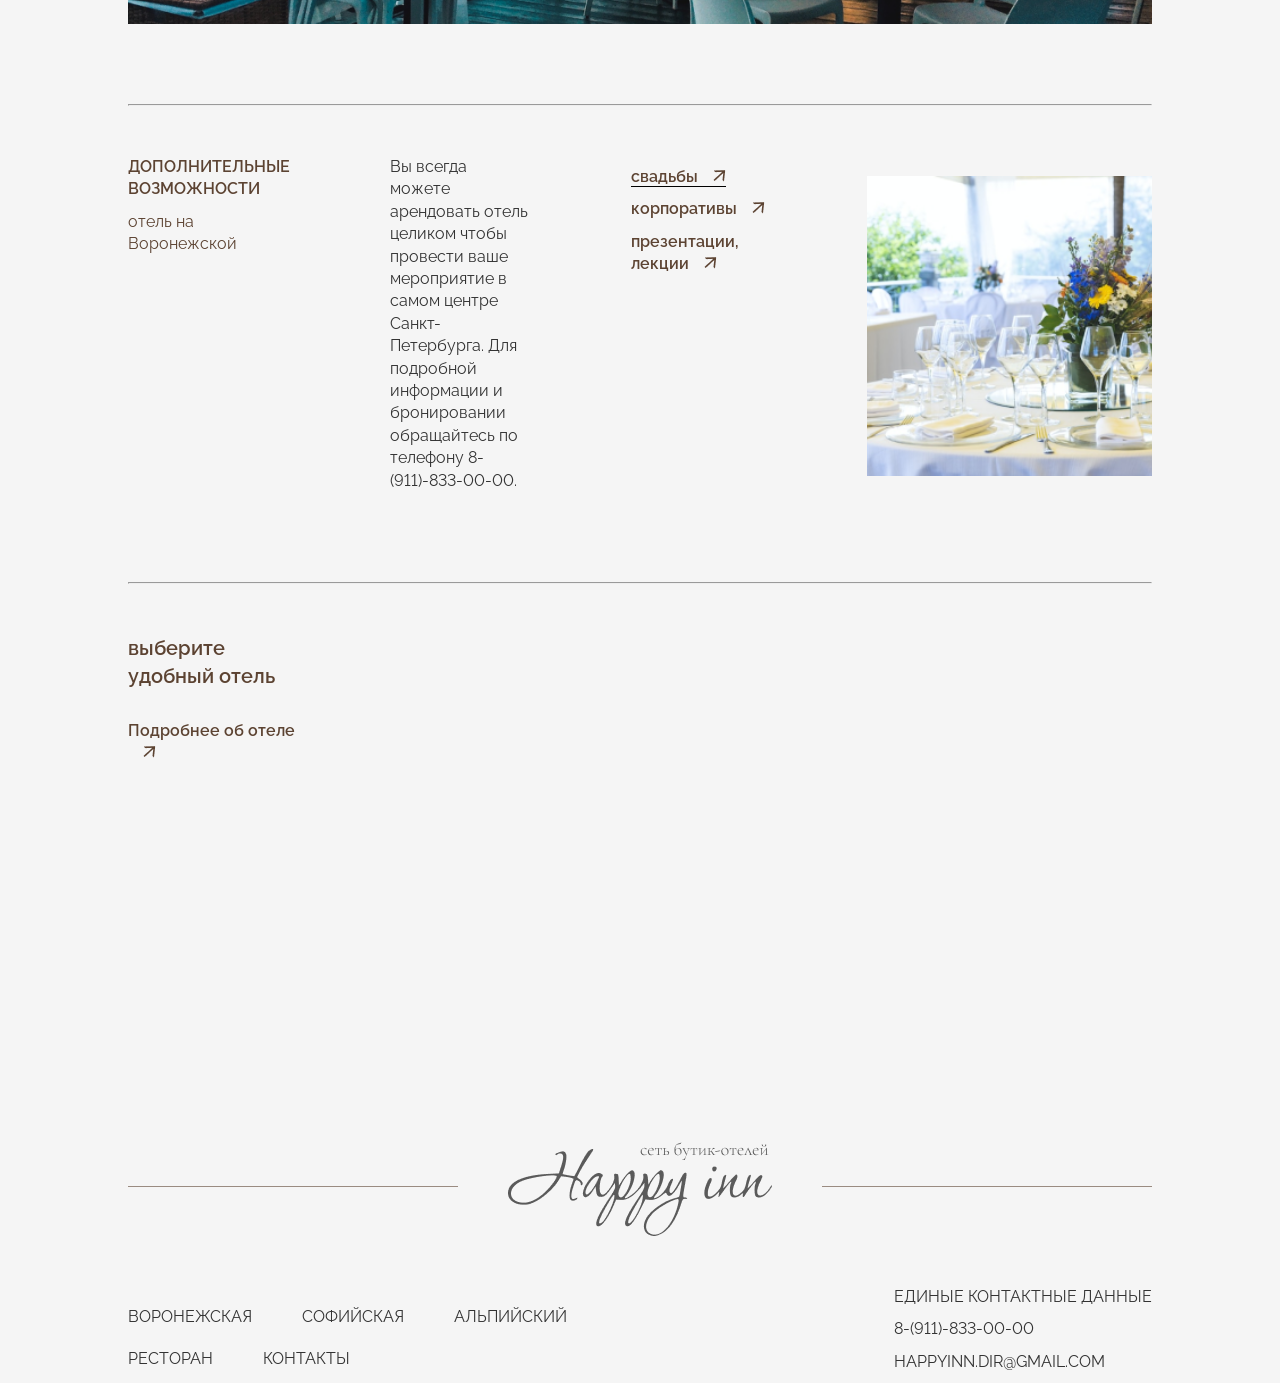
<file: Happyinc Hotel Website/index.html>
<!DOCTYPE html>
<html lang="en">

<head>
    <meta charset="UTF-8">
    <meta http-equiv="X-UA-Compatible" content="IE=edge">
    <meta name="viewport" content="width=device-width, initial-scale=1.0">
    <title>Hotel-1</title>

    <link href="./Assets/css/style.css" rel="stylesheet" type="text/css" />
</head>

<body>
    <header>
        <nav class="navbar">

            <!-- logo -->
            <div class="logo">
                <img class="logo-desk" src="Assets/img/logo Happy inn.png" alt="">
                <img class="logo-mob" src="Assets/img/logo Happy inn (1).png" alt="">

            </div>
            <!-- NAVIGATION MENU -->

            <ul class="nav-links">
                <!-- using checkbox -->
                <input type="checkbox" id="checkbox_toggle">
                <label for="checkbox_toggle" class="hamburger">&#9776;</label>
                <div class="menu">

                    <li><a href="">Воронежская</a></li>
                    <li><a href="">Софийская</a></li>
                    <li><a href="">Альпийский</a></li>
                    <li><a href="">Ресторан</a></li>
                    <li><a href="">Контакты</a></li>
                    <br>
                    <br>
                    <div class="menu-btn">
                        <button>Забронировать номер</button>
                    </div>
                </div>


            </ul>

            <div class="menu-right">
                <p>ЗАБРОНИРОВАТЬ</p>
            </div>

        </nav>

        <div class="header-content">
            <img src="Assets/img/Group 37.png" alt="">
            <h2>Сеть бутик-отелей в Санкт-Петербурге</h2>
        </div>

        <div class="header-widget">
            <div class="hotelname">
                <h3>Отель</h3>
                <div class="location-img">
                    <img src="Assets/img/Vector.png" alt="">
                    <p>в каком отеле вы бы хотели остановиться?</p>

                </div>
                <div class="hotel-list">
                    <h4>Happy Inn на Воронежской</h4>
                    <h4>Happy Inn на Софийской</h4>
                    <h4>Happy Inn на Альпийском</h4>
                </div>
            </div>
            <div class="date">
                <h3>Даты</h3>
                <p class="date-picker">12 Авг 2022 - 13 Авг 2022</p>
            </div>
            <div class="guests">
                <h3>Гости</h3>
                <p>1 комната - 1 взрослый, 1 ребенок</p>
                <div class="guests-detail">
                    <h2>Количество гостей</h2>
                    <div class="guests-counter">
                        <h3 id="g-1">Номер 1</h3>
                        <div class="counter-box">
                            <div class="adults-counter">
                                <h4>Взрослые</h4>
                                <div>
                                    <img id="plus" src="Assets/img/minus.png" alt="">
                                    <span>2</span>
                                    <img id="minus" src="Assets/img/plus.png" alt="">
                                </div>
                        
                            </div>
                            <div class="childern-counter">
                                <h4>Дети до 13</h4>
                                <div>
                                    <img id="plus" src="Assets/img/minus.png" alt="">
                                    <span>2</span>
                                    <img id="minus" src="Assets/img/plus.png" alt="">
                                </div>
                            </div>
                        </div>
                    </div>
                    <div class="add-num">
                        <h3>Добавить еще один номер</h3>
                        <a href=""><img src="Assets/img/add.png" alt=""></a> 
                        
                    </div>
                    <button>Готово</button>
                </div>
            </div>
            <div class="widget-btn">
                <button>Найти номер</button>
            </div>
        </div>
    </header>

    <div class="header-mobile-widget">
        <div class="faq-outer" data-aos="fade-up">
            <div class="accordion">

                <div class="icon location-img">
                    <img src="Assets/img/loc-black.png" alt="">
                    <h3>Отель</h3>
                </div>
                <p>В каком отеле хотели бы остановиться?</p>

                <img class="faq_f" src="Assets/img/drop.png" alt="">
            </div>
            <div class="panel">
                <div class="hotel-list faq-ans">
                    <h4>Happy Inn на Воронежской</h4>
                    <h4>Happy Inn на Софийской</h4>
                    <h4>Happy Inn на Альпийском</h4>
                </div>
            </div>

            <div class="accordion">

                <div class="icon location-img">
                    <h3>Заезд</h3>
                </div>
                <p>12.09.2022</p>

                <img class="faq_f" src="Assets/img/drop.png" alt="">
            </div>
            <div class="panel">

            </div>

            <div class="accordion">

                <div class="icon location-img">
                    <h3>Выезд</h3>
                </div>
                <p>13.09.2022</p>

                <img class="faq_f" src="Assets/img/drop.png" alt="">
            </div>
            <div class="panel">
                <p>
                </p>
            </div>

            <div class="accordion">

                <div class="icon location-img">
                    <h3>Гости</h3>
                </div>
                <p>2 взрослых, 1 ребенок</p>

                <img class="faq_f" src="Assets/img/drop.png" alt="">
            </div>
            <div class="panel">
                <p>
                    <div class="guests-detail faq-ans">
                        <h2>Количество гостей</h2>
                        <div class="guests-counter">
                            <h3 id="g-1">Номер 1</h3>
                            <div class="counter-box">
                                <div class="adults-counter">
                                    <h4>Взрослые</h4>
                                    <div>
                                        <img id="plus" src="Assets/img/minus.png" alt="">
                                        <span>2</span>
                                        <img id="minus" src="Assets/img/plus.png" alt="">
                                    </div>
                            
                                </div>
                                <div class="childern-counter">
                                    <h4>Дети до 13</h4>
                                    <div>
                                        <img id="plus" src="Assets/img/minus.png" alt="">
                                        <span>2</span>
                                        <img id="minus" src="Assets/img/plus.png" alt="">
                                    </div>
                                </div>
                            </div>
                        </div>
                        <div class="add-num">
                            <h3>Добавить еще один номер</h3>
                            <a href=""><img src="Assets/img/add.png" alt=""></a> 
                            
                        </div>
                        <button>Готово</button>
                    </div>
                </p>
            </div>

            <div class="btn2">
                <button>Найти номер</button>
            </div>
        </div>

    </div>


    <!-- main section -->

    <section id="main">
        <div class="description">
            <h2>HAPPY INN</h2>
            <p>Happy Inn — группа мини-отелей в самых удобных частях города Санкт-Петербурга. Бутик-отели хорошо
                известны среди российских и иностранных туристов. Из них легко добраться на автобусе или метро до всех
                главных достопримечательностей Санкт-Петербурга, а так же до любого ж/д вокзала и аэропорта «Пулково».
                В шаговой доступности — популярные рестораны и бары, магазины, аптеки, банкоматы.</p>
        </div>

        <hr class="sep1">

        <div class="hotel-container">
            <div class="hotel-place">
                <h2>3 отеля
                    в Санкт-петербурге</h2>
            </div>
            <br><br>
            <div class="hotel-details">

                <div class="hotel-features">
                    <h2>ВОРОНЕЖСКАЯ, 67, ЛИТ. А</h2>
                    <div>
                        <img src="Assets/img/car.png" alt="">
                        <p>16 номеров</p>
                    </div>
                    <div>
                        <img src="Assets/img/icons8-plane-50 1 (Traced).png" alt="">
                        <p>30 минут до аэропорта Пулково</p>
                    </div>
                    <div>
                        <img src="Assets/img/train.png" alt="">
                        <p>5 минут до Московского
                            ж/д вокзала</p>
                    </div>
                    <div>
                        <img src="Assets/img/building.png" alt="">
                        <p>15 минут до главных достопримечательностей</p>
                    </div>
                    <div class="arrow">
                        <a href="">Подробнее об отеле</a>
                        <!-- <img  src="Assets/img/arrow.png" alt=""> -->

                    </div>

                    <div class="btn2 hotel-btn">
                        <button>Найти номер</button>
                    </div>
                </div>
                <div class="hotel-image">
                    <h2 class="hotel-mobile-heading">ВОРОНЕЖСКАЯ, 67, ЛИТ. А</h2>
                    <img class="h-img" src="Assets/img/hotel1.png" alt="">
                    <div class="img-control">
                        <div>
                            <a href=""> <img src="Assets/img/left-arrow.png" alt="">                        </a>

                        </div>
                        <div>
                            <a href=""> <img src="Assets/img/right-arrow.png" alt="">
                            </a>
                        </div>
                       

                    </div>
                </div>

            </div>
        </div>

        <div class="hotel-container hotel-2">
            <div class="hotel-place">
                <h2></h2>
            </div>
            <div class="hotel-details">

                <div class="hotel-features">
                    <h2>СОФИЙСКАЯ, 24</h2>
                    <div>
                        <img src="Assets/img/car.png" alt="">
                        <p>14 номеров</p>
                    </div>
                    <div>
                        <img src="Assets/img/icons8-plane-50 1 (Traced).png" alt="">
                        <p>30 минут до аэропорта Пулково</p>
                    </div>
                    <div>
                        <img src="Assets/img/train.png" alt="">
                        <p>20 минут до Московского
                            ж/д вокзала</p>
                    </div>
                    <div>
                        <img src="Assets/img/building.png" alt="">
                        <p>9 км до главных достопримечательностей</p>
                    </div>
                    <div class="arrow">
                        <a href="">Подробнее об отеле</a>
                        <!-- <img  src="Assets/img/arrow.png" alt=""> -->

                    </div>

                    <div class="btn2 hotel-btn">
                        <button>Найти номер</button>
                    </div>
                </div>
                <div class="hotel-image">
                    <h2 class="hotel-mobile-heading">ВОРОНЕЖСКАЯ, 67, ЛИТ. А</h2>
                    <img class="h-img" src="Assets/img/image 3.png" alt="">
                    <div class="img-control">
                        <div>
                            <a href=""> <img src="Assets/img/left-arrow.png" alt="">                        </a>

                        </div>
                        <div>
                            <a href=""> <img src="Assets/img/right-arrow.png" alt="">
                            </a>
                        </div>
                       

                    </div>
                </div>

            </div>
        </div>
        <div class="hotel-container ">
            <div class="hotel-place">
                <h2></h2>
            </div>
            <div class="hotel-details" style="border: none;">

                <div class="hotel-features">
                    <h2>АЛЬПИЙСКИЙ ПЕР, 30, К. 3</h2>
                    <div>
                        <img src="Assets/img/car.png" alt="">
                        <p>12 номеров</p>
                    </div>
                    <div>
                        <img src="Assets/img/icons8-plane-50 1 (Traced).png" alt="">
                        <p>18 минут до аэропорта Пулково</p>
                    </div>
                    <div>
                        <img src="Assets/img/train.png" alt="">
                        <p>20 минут до Московского
                            ж/д вокзала</p>
                    </div>
                    <div>
                        <img src="Assets/img/building.png" alt="">
                        <p>9 км до главных достопримечательностей</p>
                    </div>
                    <div class="arrow">
                        <a href="">Подробнее об отеле</a>
                        <!-- <img  src="Assets/img/arrow.png" alt=""> -->

                    </div>

                    <div class="btn2 hotel-btn">
                        <button>Найти номер</button>
                    </div>
                </div>
                <div class="hotel-image">
                    <h2 class="hotel-mobile-heading">ВОРОНЕЖСКАЯ, 67, ЛИТ. А</h2>
                    <img class="h-img" src="Assets/img/image 4.png" alt="">
                    <div class="img-control">
                        <div>
                            <a href=""> <img src="Assets/img/left-arrow.png" alt="">                        </a>

                        </div>
                        <div>
                            <a href=""> <img src="Assets/img/right-arrow.png" alt="">
                            </a>
                        </div>
                       

                    </div>
                </div>

            </div>
        </div>

        <hr class="sep2">

        <div class="description des-2">
            <div>
                <h2>Ресторан в отеле <br>
                    на воронежской</h2>
                <div class="arrow arr-2">
                    <a href="">Подробнее об отеле</a>
                </div>
            </div>

            <p>В бутик-отеле «Happy Inn» в центре Санкт-Петербурга на Воронежской, на 1 этаже находится банкетный зал
                «Жак де Рик», вместимостью до 80 человек, который уже успел прославиться своими изысканными блюдами
                русской и европейской кухни. Это именно то, что нужно для организации красивого свадебного торжества,
                веселого застолья в честь дня рождения, корпоративного мероприятия или любого другого праздника. Мы рады
                предоставить вам возможность забронировать помещение, заказать и снять ресторан бутик-отеля Happy Inn
                на вечер выбранного дня.</p>
        </div>
        <div class="des-2-img">
            <img src="Assets/img/unsplash_YYZU0Lo1uXE.png" alt="">
        </div>
        <div class="arrow arr-2-mob">
            <a href="">Подробнее об отеле</a>
        </div>
        <hr class="sep3">

        <div class="description des-3">
            <div>
                <h2>Дополнительные <br> возможности</h2>
                <div class="arr-3">
                    <a href="">отель на Воронежской</a>
                </div>
            </div>

            <p>Вы всегда можете арендовать отель целиком чтобы провести ваше мероприятие в самом центре
                Санкт-Петербурга. Для подробной информации и бронировании обращайтесь по телефону 8-(911)-833-00-00.</p>

            <div class="arrow arr-4">
                <ul>
                    <li> <a style="border-bottom: 1px solid black;" href="">свадьбы</a>
                    </li>
                    <li><a href="">корпоративы</a></li>
                    <li> <a href="">презентации, лекции</a>
                    </li>
                </ul>
            </div>

            <div class="des-3-img">
                <img src="Assets/img/Rectangle 44.png" alt="">
            </div>

        </div>

        <hr class="sep4">

        <div class="location">
            <div>
                <h2>выберите удобный отель</h2>
                <div class="arrow arr-2">
                    <a href="">Подробнее об отеле</a>
                </div>
            </div>
            <div class="map">
                <iframe
                    src="https://www.google.com/maps/embed?pb=!1m18!1m12!1m3!1d2822.7806761080233!2d-93.29138368446431!3d44.96844997909819!2m3!1f0!2f0!3f0!3m2!1i1024!2i768!4f13.1!3m3!1m2!1s0x52b32b6ee2c87c91%3A0xc20dff2748d2bd92!2sWalker+Art+Center!5e0!3m2!1sen!2sus!4v1514524647889"
                    width="100%" height="450" frameborder="0" style="border:0" allowfullscreen></iframe>
            </div>
            <div class="btn2 hotel-btn">
                <button>Забронировать отель</button>
            </div>
        </div>


        <div class="footer">

            <div class="footer-logo">
                <p><img src="Assets/img/Group 41.png">
                </p>
            </div>

            <div class="footer-menu">
                <div class="footer-links">
                    <div>
                        <a href="">Воронежская</a>
                    </div>
                    <div>
                        <a href="">Софийская</a>
                    </div>
                    <div>
                        <a href="">Альпийский</a>
                    </div>
                    <div>
                        <a href="">РЕСТОРАН</a>
                    </div>
                    <div>
                        <a href="">КОНТАКТЫ</a>
                    </div>
                </div>
                <hr class="sep5">
                <div class="footer-contact">
                    <p><a href="">Единые контактные данные</a></p>
                    <p><a href="">8-(911)-833-00-00</a></p>
                    <p><a href="">happyinn.dir@gmail.com</a></p>
                </div>
            </div>

        </div>

    </section>



    <script>
        var acc = document.getElementsByClassName('accordion');
        var pann = document.getElementsByClassName('panel');

        var i;
        var len = acc.length;

        for (i = 0; i < len; i++) {
            acc[i].addEventListener('click', function () {

                this.classList.toggle('a_active');
                var panel = this.nextElementSibling;
                panel.classList.toggle('p_active');

            })
        }
    </script>
</body>

</html>
</file>
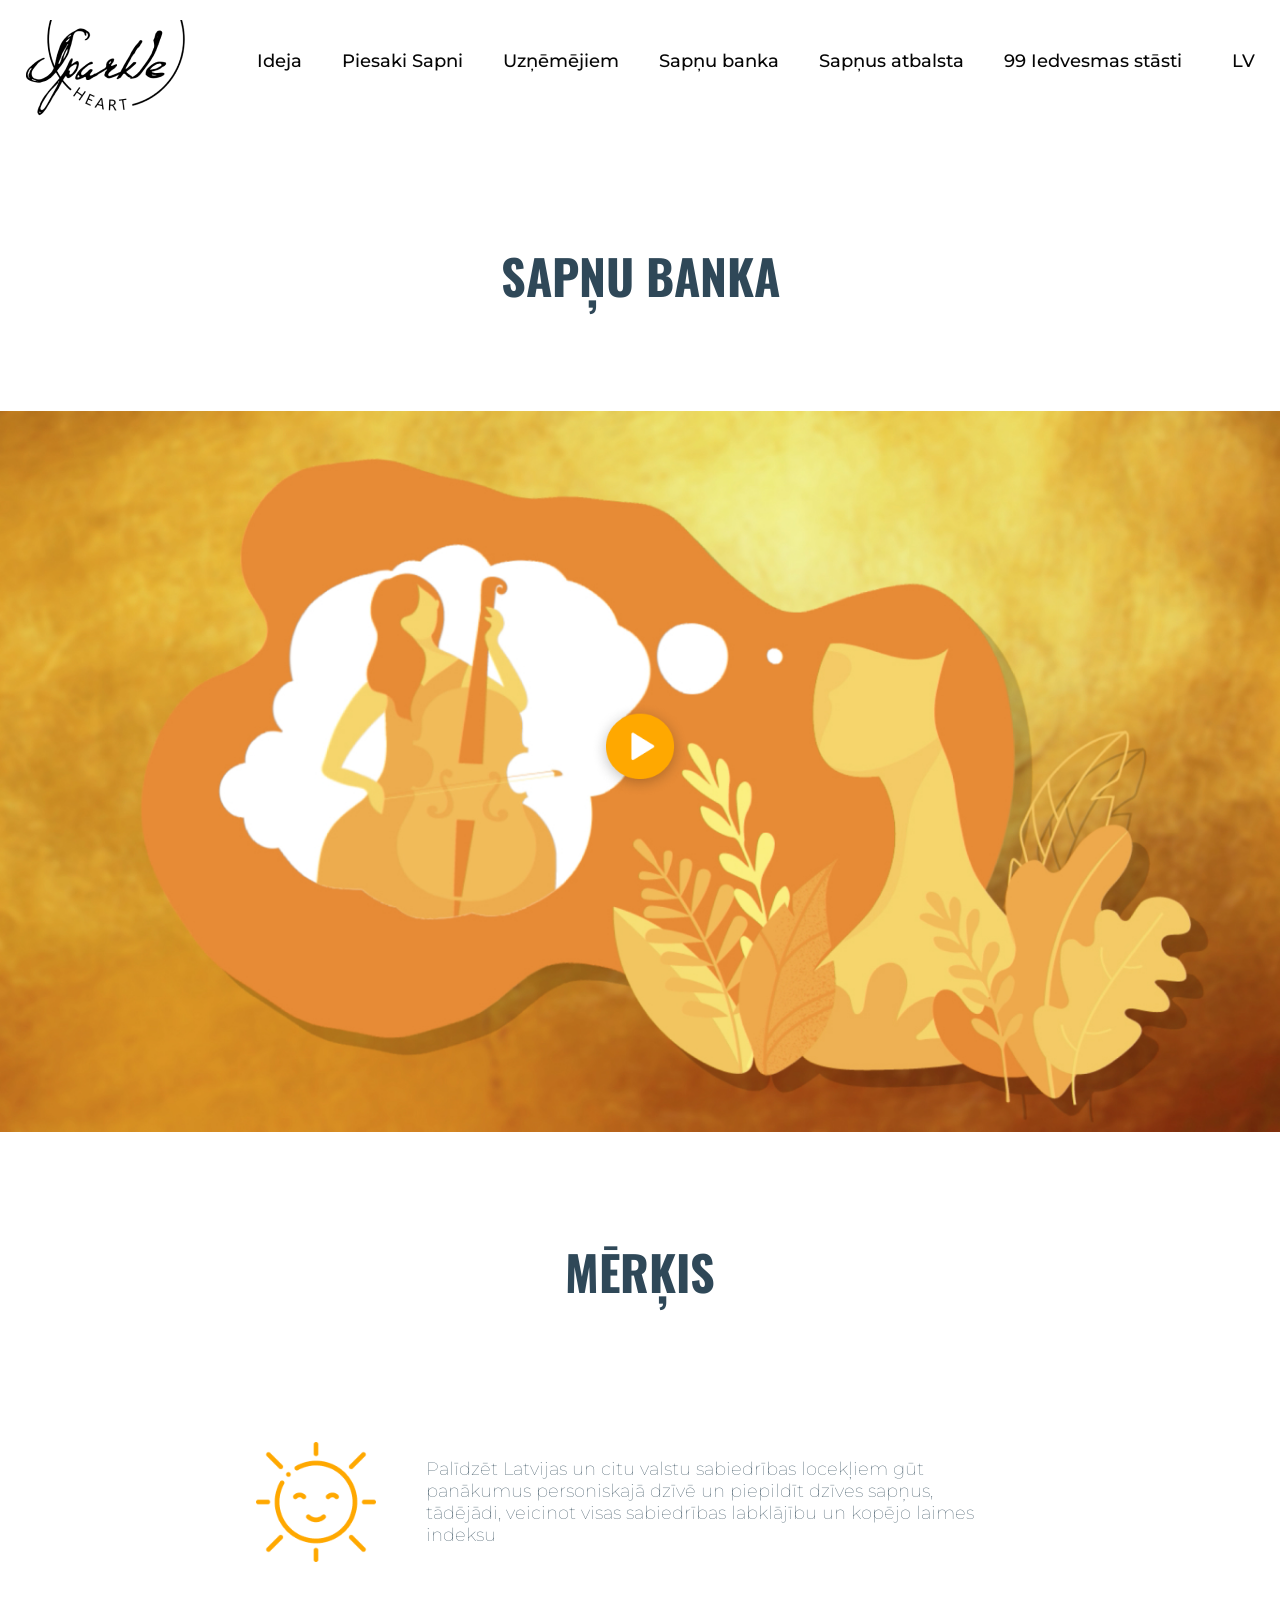
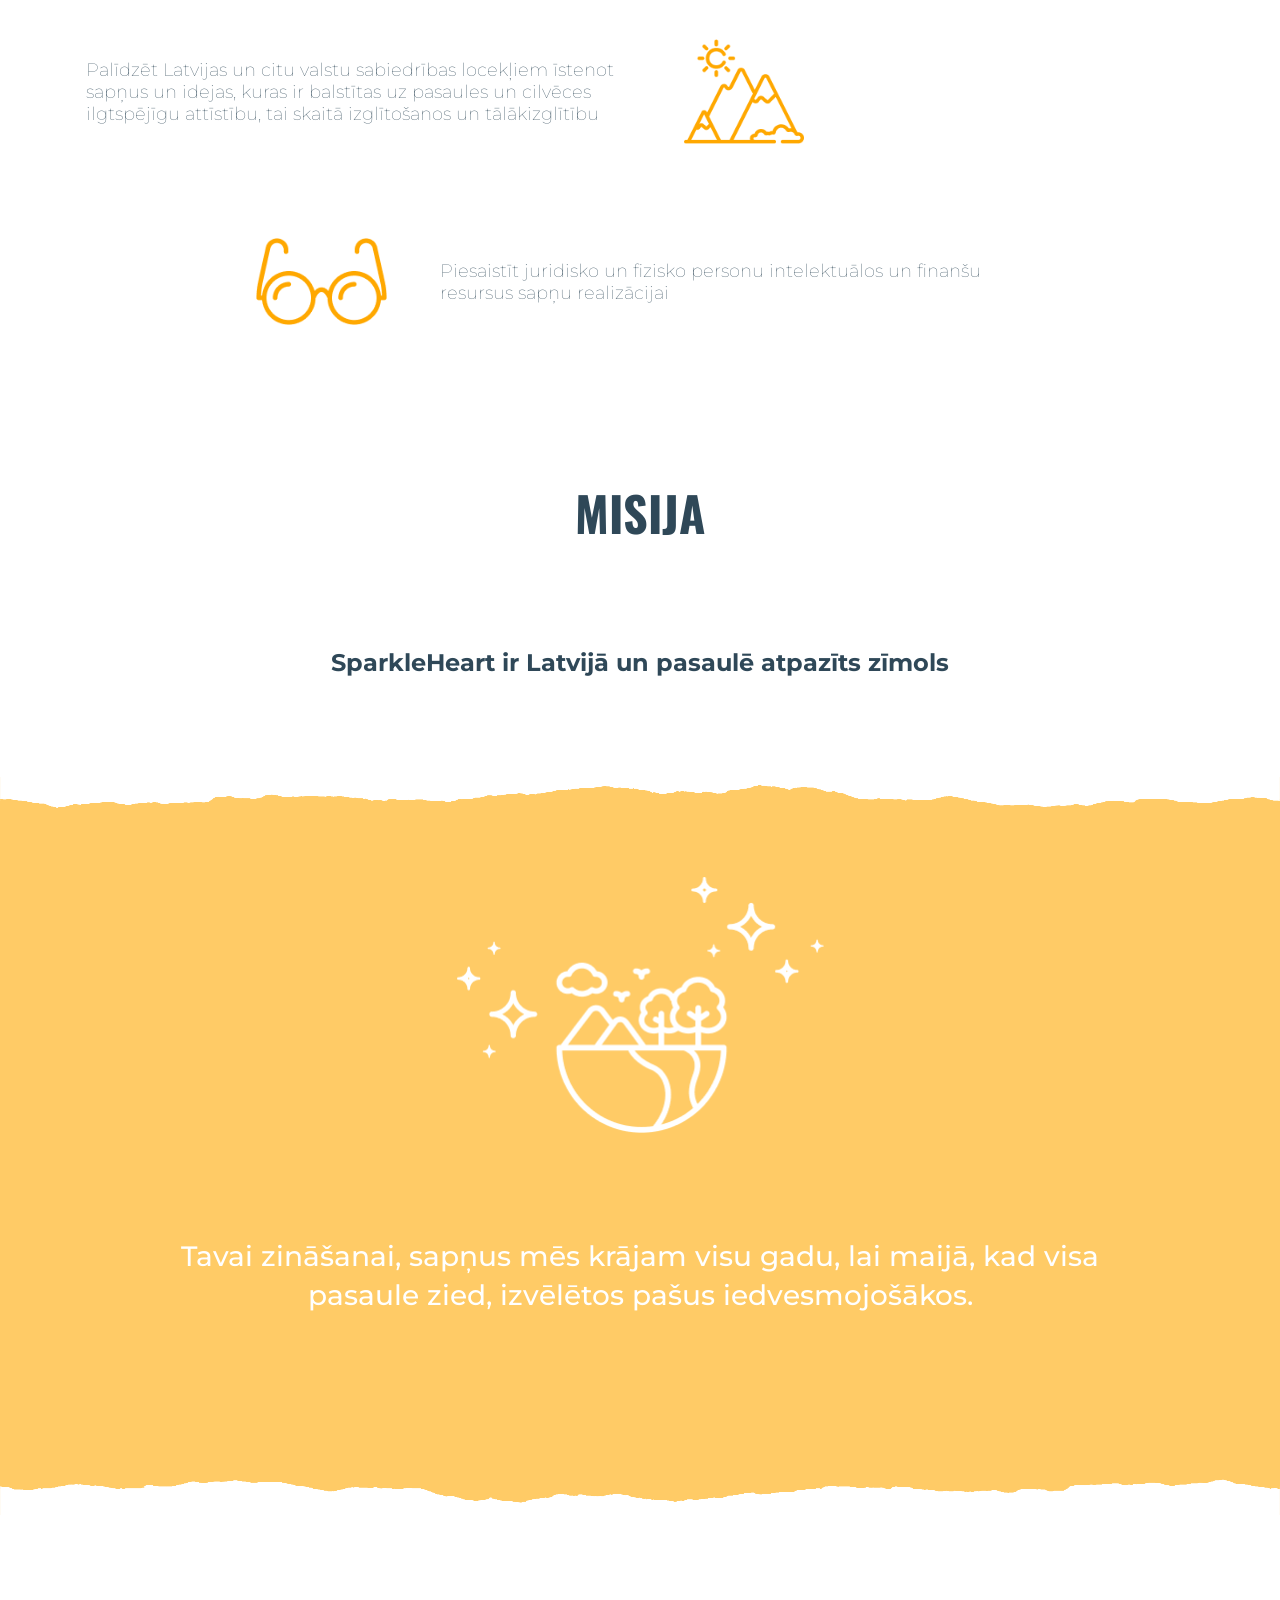
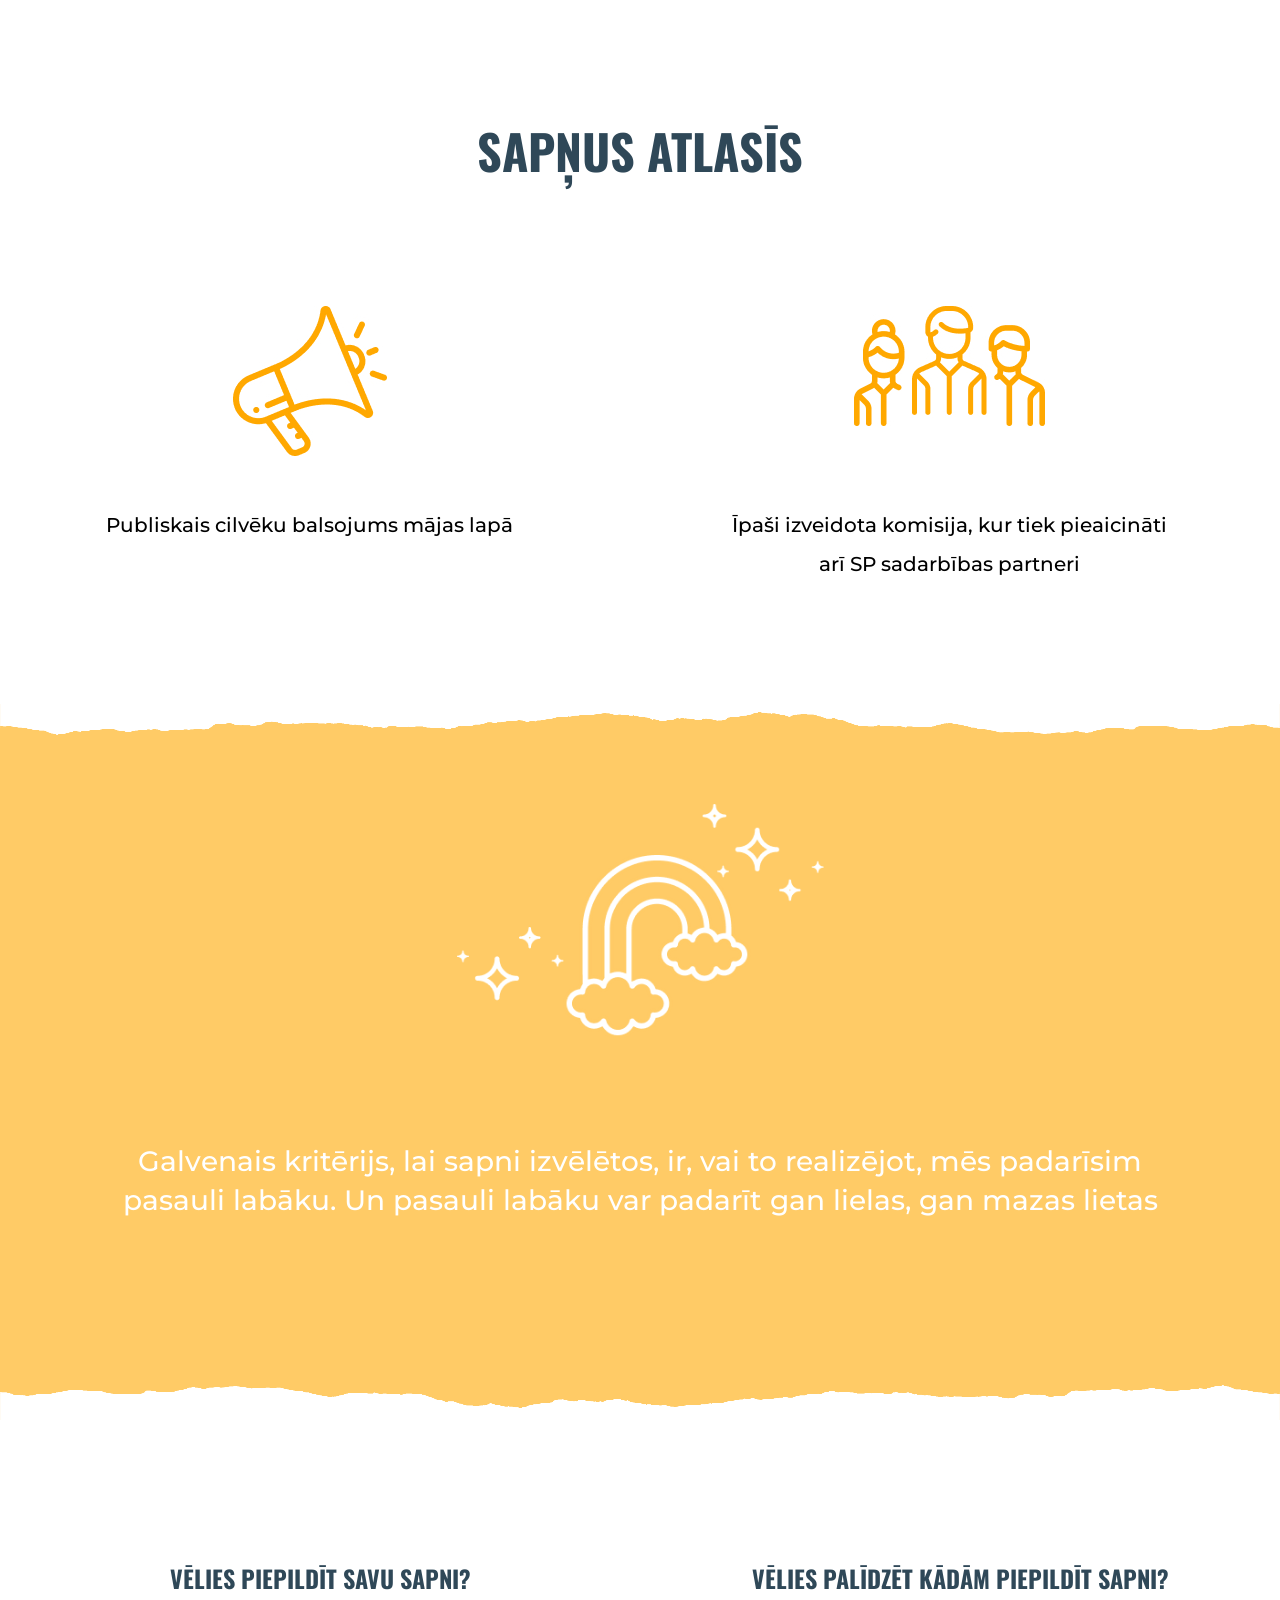
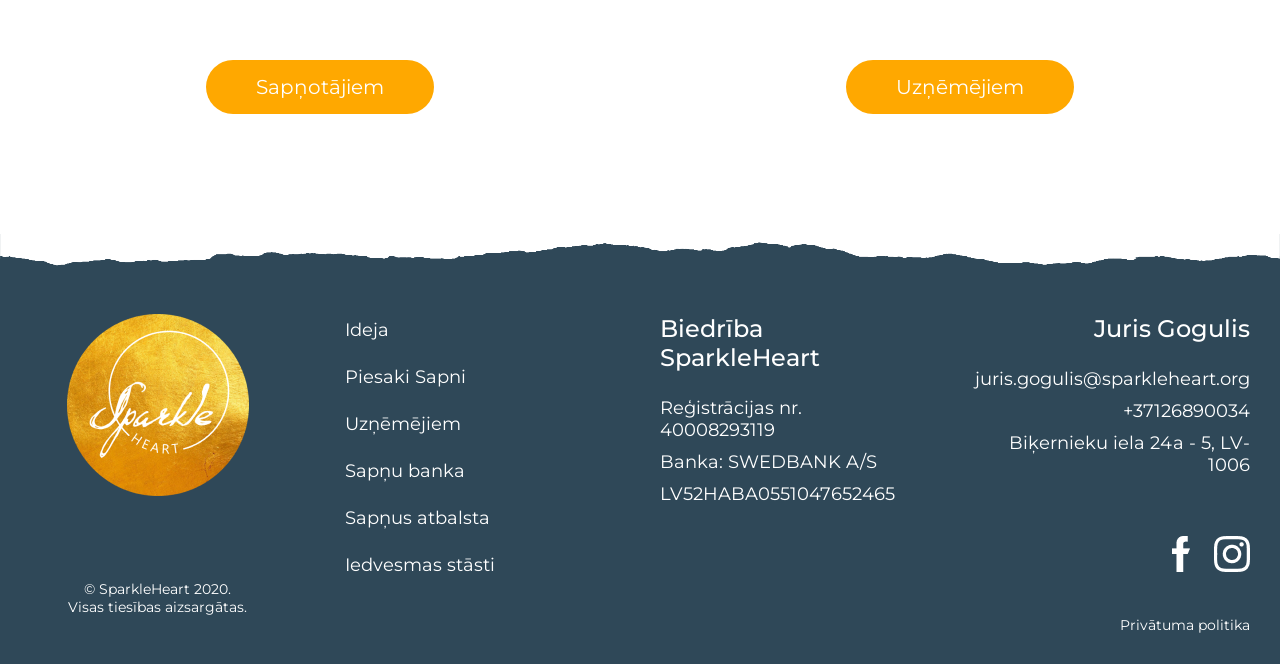
<file: Sapnu Website/index.html>
<!DOCTYPE html>
<html lang="en">

<head>
    <meta charset="UTF-8">
    <meta http-equiv="X-UA-Compatible" content="IE=edge">
    <meta name="viewport" content="width=device-width, initial-scale=1.0">
    <title>SAPNU BANKA</title>
    <link href="style.css" rel="stylesheet" type="text/css" />
    <style>
        @import url('https://fonts.googleapis.com/css2?family=Montserrat:wght@400;500;600&display=swap');
    </style>
    <style>
        @import url('https://fonts.googleapis.com/css2?family=Oswald&display=swap');
    </style>
</head>

<body>

    <!-- navbar -->
    <nav class="navbar">

        <!-- logo -->
        <div class="logo">
            <a href=""> <img src="Assets/images/BlackLogo 3.png" alt=""> </a>

        </div>
        <!-- NAVIGATION MENU -->

        <ul class="nav-links">
            <!-- using checkbox -->
            <input type="checkbox" id="checkbox_toggle">
            <label for="checkbox_toggle" class="hamburger">&#9776;</label>
            <div class="menu">
                <li><a href="">Ideja</a></li>
                <li><a href="">Piesaki Sapni</a></li>
                <li><a href="">Uzņēmējiem</a></li>
                <li><a href="">Sapņu banka</a></li>
                <li><a href="">Sapņus atbalsta</a></li>
                <li><a href="">99 Iedvesmas stāsti</a></li>
                <div class="lv">
                    <a href="">LV</a>
                </div>
            </div>
        </ul>



    </nav>

    <section id="main-container">

        <h2 class="main-heading">
            SAPŅU BANKA
        </h2>

        <div class="main-banner">
            <img src="Assets/images/Снимок экрана 2020-05-30 в 16.29 1.jpg" alt="">
            <div class="playbtn">
                <img src="Assets/images/Group 2.png" alt="">
            </div>
        </div>

        <!-- <div class="top-layer">
                <img class="ripped1" src="Assets/images/ripped 6 12.svg" alt="">
            </div>
            <div class="bottom-layer">
                <img class="ripped2" src="Assets/images/ripped 6 13.svg" alt="">

            </div> -->

    </section>

    <!-- MĒRĶIS section started -->

    <section id="merkis-container">
        <h2 class="merkis-heading main-heading">
            MĒRĶIS
        </h2>
        <div class="merkis-outer">
            <div class="merkis-box">
                <div class="box-img">
                    <img src="Assets/images/m3.png" alt="">
                </div>
                <div class="box-content">
                    <p>Palīdzēt Latvijas un citu valstu sabiedrības locekļiem gūt panākumus personiskajā dzīvē un
                        piepildīt dzīves sapņus, tādējādi, veicinot visas sabiedrības labklājību un kopējo laimes
                        indeksu</p>
                </div>
            </div>
            <div class="merkis-box m-middle">
                <div class="box-content">
                    <p>Palīdzēt Latvijas un citu valstu sabiedrības locekļiem īstenot sapņus un idejas, kuras ir
                        balstītas uz pasaules un cilvēces ilgtspējīgu attīstību, tai skaitā izglītošanos un
                        tālākizglītību</p>
                </div>
                <div class="box-img">
                    <img src="Assets/images/m2.png" alt="">
                </div>

            </div>
            <div class="merkis-box">
                <div class="box-img">
                    <img src="Assets/images/m1.png" alt="">
                </div>
                <div class="box-content">
                    <p>Piesaistīt juridisko un fizisko personu intelektuālos un finanšu resursus sapņu realizācijai</p>
                </div>
            </div>
        </div>
    </section>

    <!-- MĒRĶIS section Ended -->

    <!-- MISIJA section started -->

    <section id="MISIJA">
        <h2 class="MISIJA-heading main-heading">
            MISIJA
        </h2>

        <p class="MISIJA-p">SparkleHeart ir Latvijā un pasaulē atpazīts zīmols</p>

        <div class="MISIJA-banner">
            <div class="top-layer">
                <img class="ripped1" src="Assets/images/ripped 6 12.svg" alt="">
            </div>
            <div class="MISIJA-Banner-img">
                <img src="Assets/images/Group 14.png" alt="">
            </div>
            <p>Tavai zināšanai, sapņus mēs krājam visu gadu, lai maijā, kad visa <br> pasaule zied, izvēlētos pašus
                iedvesmojošākos. </p>
            <div class="bottom-layer">
                <img class="ripped2" src="Assets/images/ripped 6 13.svg" alt="">
            </div>
        </div>

    </section>
    <!-- MISIJA section ended -->

    <!-- SAPŅUS ATLASĪS section started -->

    <section id="ATLASIS">
        <h2 class="ATLASIS-headind main-heading">SAPŅUS ATLASĪS</h2>
        <div class="ATLASIS-container">
            <div class="ATLASIS-box">
                <div class="ATLASIS-box-img">
                    <img src="Assets/images/Vector.jpg" alt="">
                </div>
                <div class="ATLASIS-box-content">
                    <p>Publiskais cilvēku balsojums mājas lapā</p>
                </div>
            </div>
            <div class="ATLASIS-box">
                <div class="ATLASIS-box-img">
                    <img src="Assets/images/Vector (1).jpg" alt="">

                </div>
                <div class="ATLASIS-box-content">
                    <p>Īpaši izveidota komisija, kur tiek pieaicināti arī SP sadarbības partneri</p>
                </div>
            </div>

        </div>
    </section>

    <!-- SAPŅUS ATLASĪS section ended -->


  <!-- MISIJA banner 2 section started -->

  <section id="MISIJA">
    <div class="MISIJA-banner">
        <div class="top-layer">
            <img class="ripped1" src="Assets/images/ripped 6 12.svg" alt="">
        </div>
        <div class="MISIJA-Banner-img">
            <img src="Assets/images/Group 15.png" alt="">
        </div>
        <p>Galvenais kritērijs, lai sapni izvēlētos, ir, vai to realizējot, mēs padarīsim pasauli labāku. Un pasauli labāku var padarīt gan lielas, gan mazas lietas </p>
        <div class="bottom-layer">
            <img class="ripped2" src="Assets/images/ripped 6 13.svg" alt="">
        </div>
    </div>

</section>
<!-- MISIJA banner 2 section ended -->



    <section id="dream">
        <div class="dream-container">
            <div class="dream-box">
                <div class="dream-text">
                    <p>VĒLIES PIEPILDĪT SAVU SAPNI?</p>
                </div>
                <div class="dream-btn">
                    <button>Sapņotājiem</button>
                </div>
            </div>
            <div class="dream-box">
                <div class="dream-text">
                    <p>VĒLIES PALĪDZĒT KĀDĀM PIEPILDĪT SAPNI?</p>
                </div>
                <div class="dream-btn">
                    <button>Uzņēmējiem</button>
                </div>
            </div>

        </div>
    </section>


    <footer id="footer">
        <div class="top-layer">
            <img class="ripped1" src="Assets/images/ripped 6 12.svg" alt="">
        </div>

        <div class="footer-outer">
            <div class="footer-logo footer">
                <img src="Assets/images/GoldenV2Logo 3.png" alt="">
                <p>© SparkleHeart 2020. </p>
                <p>Visas tiesības aizsargātas.</p>
            </div>
            <div class="footer-links footer">
                <li><a href="">Ideja</a></li>
                <li><a href="">Piesaki Sapni</a></li>
                <li><a href="">Uzņēmējiem</a></li>
                <li><a href="">Sapņu banka</a></li>
                <li><a href="">Sapņus atbalsta</a></li>
                <li><a href="">Iedvesmas stāsti</a></li>
            </div>
            <div class="footer-society footer">
                <h2>Biedrība SparkleHeart</h2>
                <p>Reģistrācijas nr. 40008293119</p>
                <p>Banka: SWEDBANK A/S</p>
                <p>LV52HABA0551047652465</p>
            </div>
            <div class="footer-contacts footer">
                <h2>Juris Gogulis</h2>
                <p>juris.gogulis@sparkleheart.org</p>
                <p>+37126890034</p>
                <p>Biķernieku iela 24a - 5, LV-1006</p>
                <div class="social-icons">
                    <a href=""><img src="Assets/images/Vector (2).png" alt=""></a>
                    <a href=""><img src="Assets/images/Vector (3).png" alt=""></a>
                </div>
                <p style="font-size: 14px;">Privātuma politika</p>
            </div>
        </div>
    </footer>

</body>

</html>
</file>
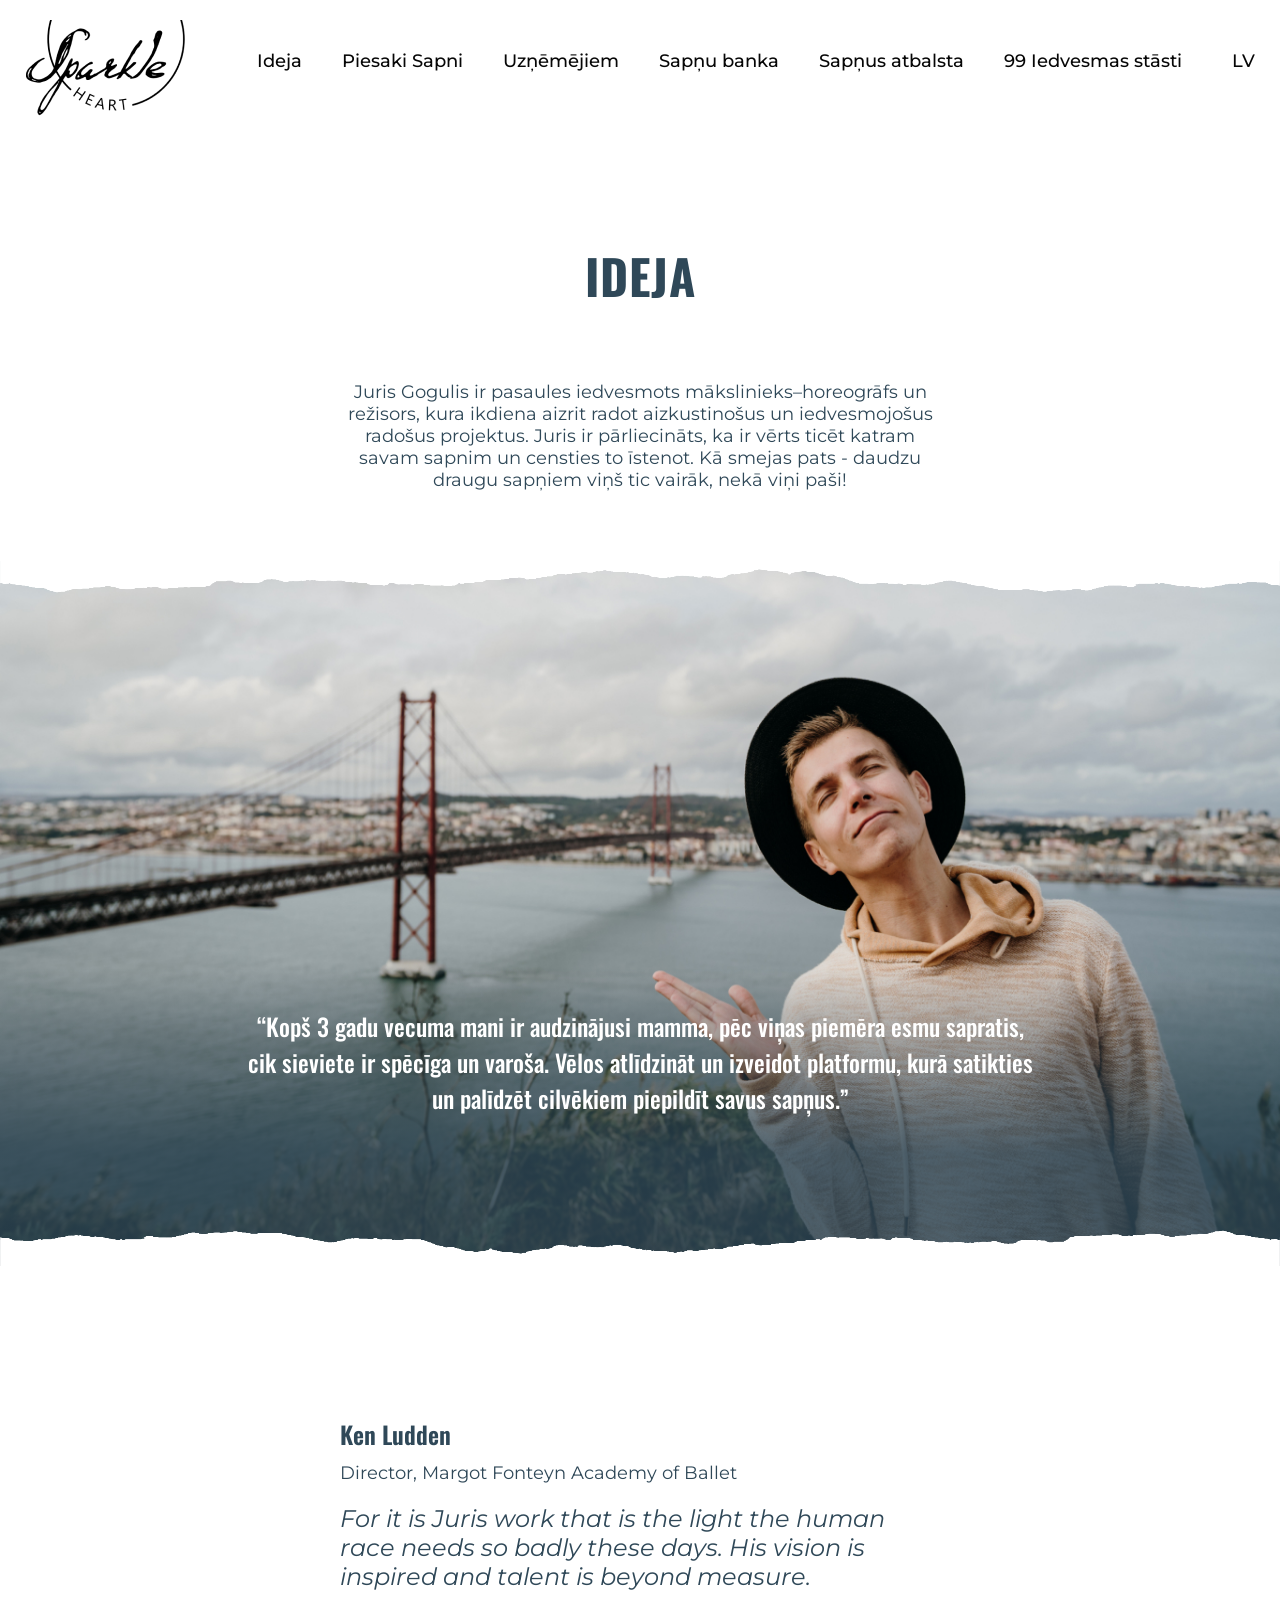
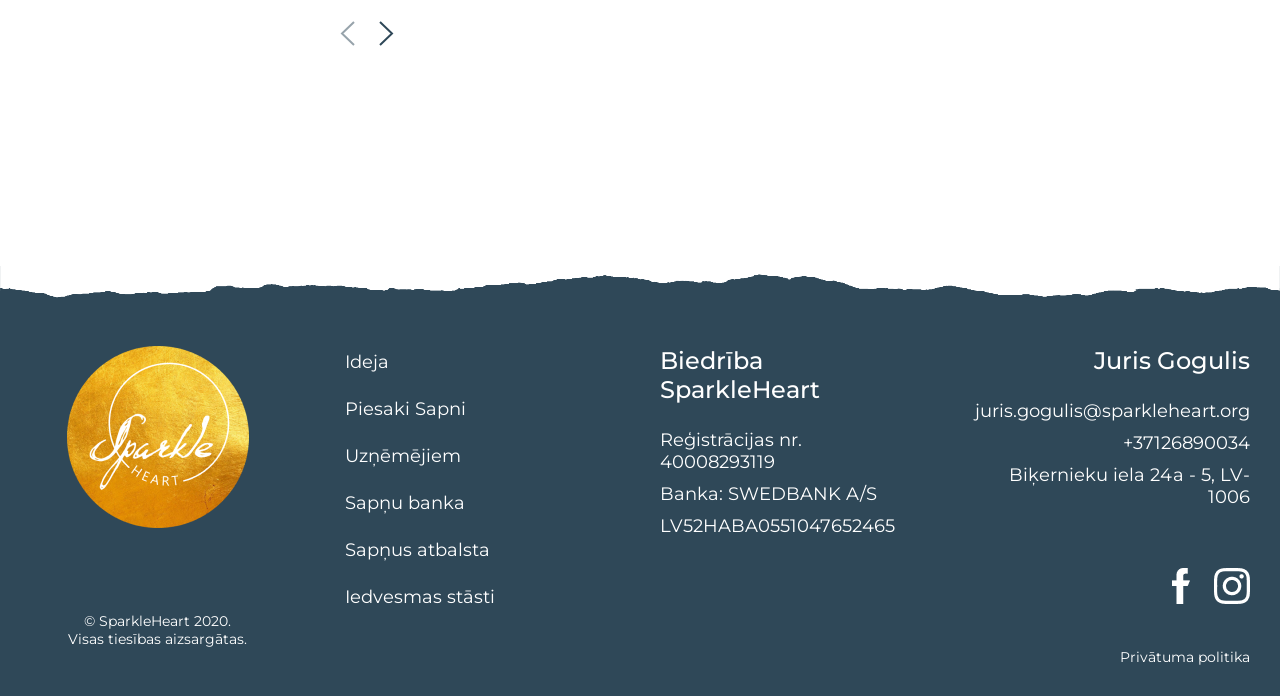
<file: SparkleHeart Website/index.html>
<!DOCTYPE html>
<html lang="en">

<head>
    <meta charset="UTF-8">
    <meta http-equiv="X-UA-Compatible" content="IE=edge">
    <meta name="viewport" content="width=device-width, initial-scale=1.0">
    <title>IDEJA</title>
    <link href="style.css" rel="stylesheet" type="text/css" />
    <style>
        @import url('https://fonts.googleapis.com/css2?family=Montserrat:wght@400;500;600&display=swap');
    </style>
    <style>
        @import url('https://fonts.googleapis.com/css2?family=Oswald&display=swap');
    </style>
</head>

<body>

    <!-- navbar -->
    <nav class="navbar">

        <!-- logo -->
        <div class="logo">
            <a href="">     <img src="Assets/images/BlackLogo 3.png" alt="">   </a>

        </div>
        <!-- NAVIGATION MENU -->

        <ul class="nav-links">
            <!-- using checkbox -->
            <input type="checkbox" id="checkbox_toggle">
            <label for="checkbox_toggle" class="hamburger">&#9776;</label>
            <div class="menu">
                <li><a href="">Ideja</a></li>
                <li><a href="">Piesaki Sapni</a></li>
                <li><a href="">Uzņēmējiem</a></li>
                <li><a href="">Sapņu banka</a></li>
                <li><a href="">Sapņus atbalsta</a></li>
                <li><a href="">99 Iedvesmas stāsti</a></li>
                <div class="lv">
                    <a href="">LV</a>
                </div>
            </div>
        </ul>



    </nav>

    <section id="main-container">
        <h2 class="main-heading">
            IDEJA
        </h2>
        <div class="main-content">
            <p>Juris Gogulis ir pasaules iedvesmots mākslinieks–horeogrāfs un režisors, kura ikdiena aizrit radot
                aizkustinošus un iedvesmojošus radošus projektus. Juris ir pārliecināts, ka ir vērts ticēt katram savam
                sapnim un censties to īstenot. Kā smejas pats - daudzu draugu sapņiem viņš tic vairāk, nekā viņi paši!
            </p>
        </div>
        <div class="main-banner">
            <div class="top-layer">
                <img class="ripped1" src="Assets/images/ripped 6 12.svg" alt="">
            </div>
            <div class="bottom-effect">
                <div class="banner-text">
                    <h2>“Kopš 3 gadu vecuma mani ir audzinājusi mamma, pēc viņas piemēra esmu sapratis, cik sieviete ir
                        spēcīga un varoša. Vēlos atlīdzināt un izveidot platformu, kurā satikties un palīdzēt cilvēkiem
                        piepildīt savus sapņus.”</h2>
                </div>
            </div>
            <div class="bottom-layer">
                <img class="ripped2" src="Assets/images/ripped 6 13.svg" alt="">

            </div>



        </div>

    </section>

    <section id="testimonials">
        <div class="testimonial">
            <h2 class="t-name">Ken Ludden</h2>
            <p class="t-description">Director, Margot Fonteyn Academy of Ballet</p>
            <p class="t-review">For it is Juris work that is the
                light the human race needs so badly these days. His vision is inspired and talent is beyond measure.</p>
            <div class="controls">
                <span><img src="Assets/images/Poga _.svg" alt=""></span>
                <span><img src="Assets/images/Poga _right.svg" alt=""></span>

            </div>
        </div>
    </section>

    <footer id="footer">
        <div class="top-layer">
            <img class="ripped1" src="Assets/images/ripped 6 12.svg" alt="">
        </div>

        <div class="footer-outer">
            <div class="footer-logo footer">
                <img src="Assets/images/GoldenV2Logo 3.png" alt="">
                <p>© SparkleHeart 2020. </p>
                <p>Visas tiesības aizsargātas.</p>
            </div>
            <div class="footer-links footer">
                <li><a href="">Ideja</a></li>
                <li><a href="">Piesaki Sapni</a></li>
                <li><a href="">Uzņēmējiem</a></li>
                <li><a href="">Sapņu banka</a></li>
                <li><a href="">Sapņus atbalsta</a></li>
                <li><a href="">Iedvesmas stāsti</a></li>
            </div>
            <div class="footer-society footer">
                <h2>Biedrība SparkleHeart</h2>
                <p>Reģistrācijas nr. 40008293119</p>
                <p>Banka: SWEDBANK A/S</p>
                <p>LV52HABA0551047652465</p>
            </div>
            <div class="footer-contacts footer">
                <h2>Juris Gogulis</h2>
                <p>juris.gogulis@sparkleheart.org</p>
                <p>+37126890034</p>
                <p>Biķernieku iela 24a - 5, LV-1006</p>
                <div class="social-icons">
                    <a href=""><img src="Assets/images/Vector (2).png" alt=""></a>
                    <a href=""><img src="Assets/images/Vector (3).png" alt=""></a>
                </div>
                <p style="font-size: 14px;">Privātuma politika</p>
            </div>
        </div>
    </footer>

</body>

</html>
</file>
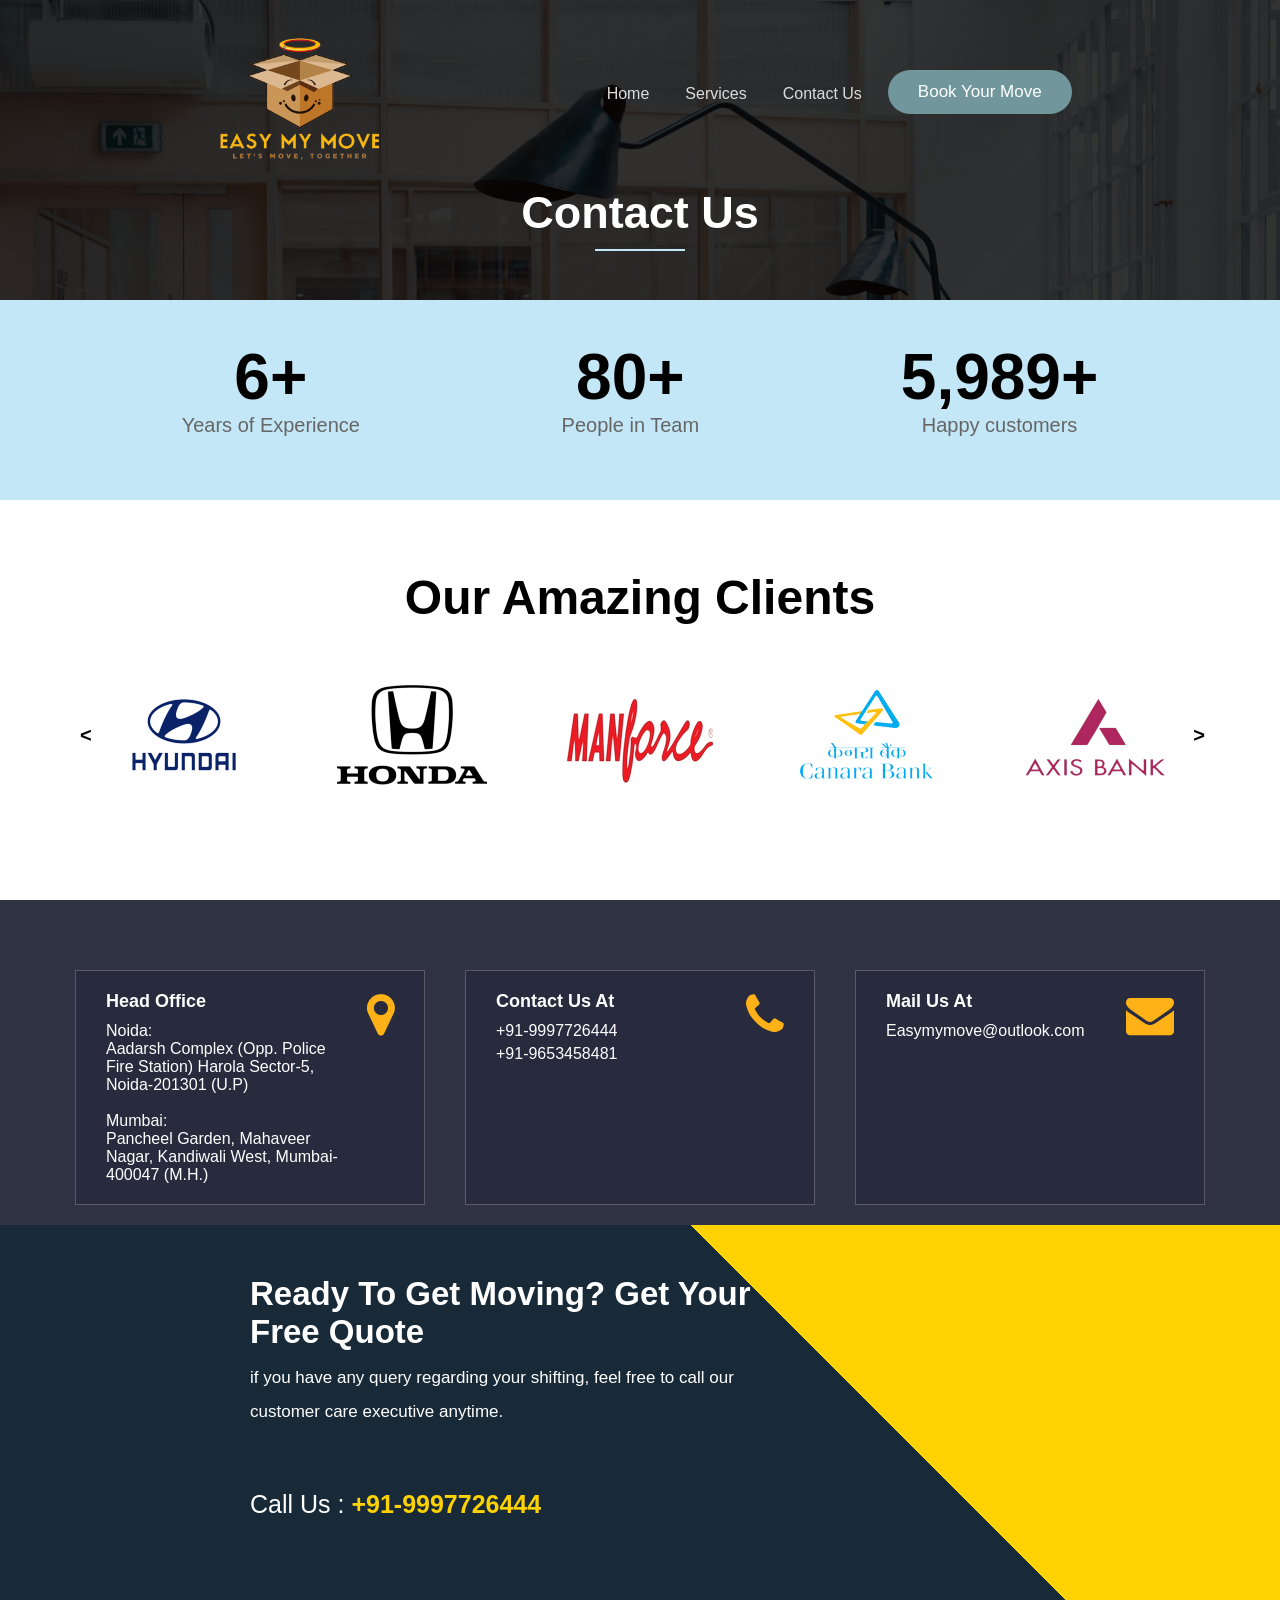
<file: EasyMoves_Website/contactus.html>
<!DOCTYPE html>
<html lang="en">
<head>
    <meta charset="UTF-8">
    <meta http-equiv="X-UA-Compatible" content="IE=edge">
    <meta name="viewport" content="width=device-width, initial-scale=1.0">
    <link rel="stylesheet" href="https://cdnjs.cloudflare.com/ajax/libs/font-awesome/4.7.0/css/font-awesome.min.css">
    <link href="style.css" rel="stylesheet" type="text/css" />
    <script type="text/javascript" src="https://code.jquery.com/jquery-1.12.4.min.js"></script>
    <script type="text/javascript" src="js/jquery.rcbrand.js"></script>
    <title>Contact Us</title>
</head>
<body>

       <!-- main -->
       <section id="service-main">

        <!-- navbar -->
        <nav class="navbar" id="navbar">

            <!-- logo -->
            <div class="logo">
                <img src="Assets/logo.png" alt="">
            </div>
            <!-- NAVIGATION MENU -->

            <ul class="nav-links">
                <!-- using checkbox -->
                <input type="checkbox" id="checkbox_toggle">
                <label for="checkbox_toggle" class="hamburger">&#9776;</label>
                <div class="menu">
                    <li><a class="active" href="index.html">Home</a></li>
                    <li><a href="services.html">Services</a></li>
                    <li><a href="contactus.html">Contact Us</a></li>
                    <li class="book"><a href="https://empam.setmore.com/">Book your Move</a></li>

                    <div>
                        <button onclick="location.href='https://empam.setmore.com/'" type="button">Book Your Move</button>

                    </div>

                </div>
            </ul>

        </nav>

        <div class="banner-heading">
            <h2>Contact Us</h2>
        </div>

    </section>

    <section id="work">
        <div class="work-outer">
            <div class="work-box">
                <h2>6+</h2>
                <p>Years of Experience</p>
            </div>
            <div class="work-box">
                <h2>80+</h2>
                <p>People in Team</p>
            </div>
            <div class="work-box">
                <h2>5,989+</h2>
                <p>Happy customers</p>
            </div>
        </div>
    </section>

    <section id="clients">
        <h2 class="ser-h" style="padding-bottom: 30px;">Our Amazing Clients</h2>
        <div class="container">
            <div class="row">
                <ul id="rcbrand2">
                    <li><img src="Assets/Hyundai-logo-removebg-preview.png" /></li>
                    <li><img src="Assets/2560px-Honda.svg-removebg-preview.png" /></li>
                    <li><img src="Assets/manforce-removebg-preview.png" /></li>
                    <li><img src="Assets/canara-removebg-preview.png" /></li>
                    <li><img src="Assets/axis_bank-removebg-preview.png" /></li>
                    <li><img src="Assets/hdfc-removebg-preview.png" /></li>
                </ul>
    
            </div>
        </div>
    </section>


     <!-- contact section -->
     <section id="contact">
        <div class="contact-outer">
            <div class="contact-card">
                <div>
                    <h2>Head Office</h2>
                    <p>Noida: <br>
                        Aadarsh Complex (Opp. Police Fire Station) Harola Sector-5, Noida-201301 (U.P) <br><br>
                        
                        Mumbai: <br>
                        Pancheel Garden, Mahaveer Nagar, Kandiwali West, Mumbai-400047 (M.H.)</p>
                </div>
                <i class="fa fa-map-marker icon" aria-hidden="true"></i>

            </div>
            <div class="contact-card">
                <div>
                    <h2>Contact Us At</h2>
                    <p><a href="tel:+91-9997726444">+91-9997726444</a></p>
                    <p><a href="tel:+91-9653458481">+91-9653458481</a></p>
                </div>
                <i class="fa fa-phone icon" aria-hidden="true"></i>
            </div>
            <div class="contact-card">
                <div>
                    <h2>Mail Us At</h2>
                    <p>Easymymove@outlook.com</p>
                </div>
                <i class="fa fa-envelope icon" aria-hidden="true"></i>

            </div>
        </div>
    </section>

    <!-- footer -->

    <footer>
        <div>
            <h2>Ready To Get Moving? Get Your Free Quote</h2>
            <p>if you have any query regarding your shifting, feel free to call our customer care executive anytime.</p>
            <p class="callus">Call Us : <a href="tel:+91-9997726444">+91-9997726444</a></p>
        </div>
    </footer>
   
    <!-- bottom bar -->
    <section>
        <div class="navbar-bottom">
            <div class="nav-bottom-outer">

            
            <div>
                <i class="fa fa-phone icon-nav" aria-hidden="true"></i>
                <p><a href="tel:+91-9997726444">Call Now</a></p>

            </div>
            <div>
                <i class="fa fa-whatsapp icon-nav" aria-hidden="true"></i>
                <p><a href="https://api.whatsapp.com/send/?phone=919997726444&text&type=phone_number&app_absent=0">Whatsapp</a></p>
            </div>
            <div>
                <i class="fa fa-envelope icon-nav" aria-hidden="true"></i>
                <p><a href="index.html#form-enquiry">Get Quote</a></p>
            </div>
        </div>
     </div>
    </section>
    

    <script type="text/javascript">

        $(window).load(function() {
            $("#rcbrand2").rcbrand({
                visibleItems: 5,
                itemsToScroll: 1,
                autoPlay: {
                    enable: true,
                    interval: 3000,
                    pauseOnHover: true
                }
            });
        });
        </script>
</body>
</html>
</file>
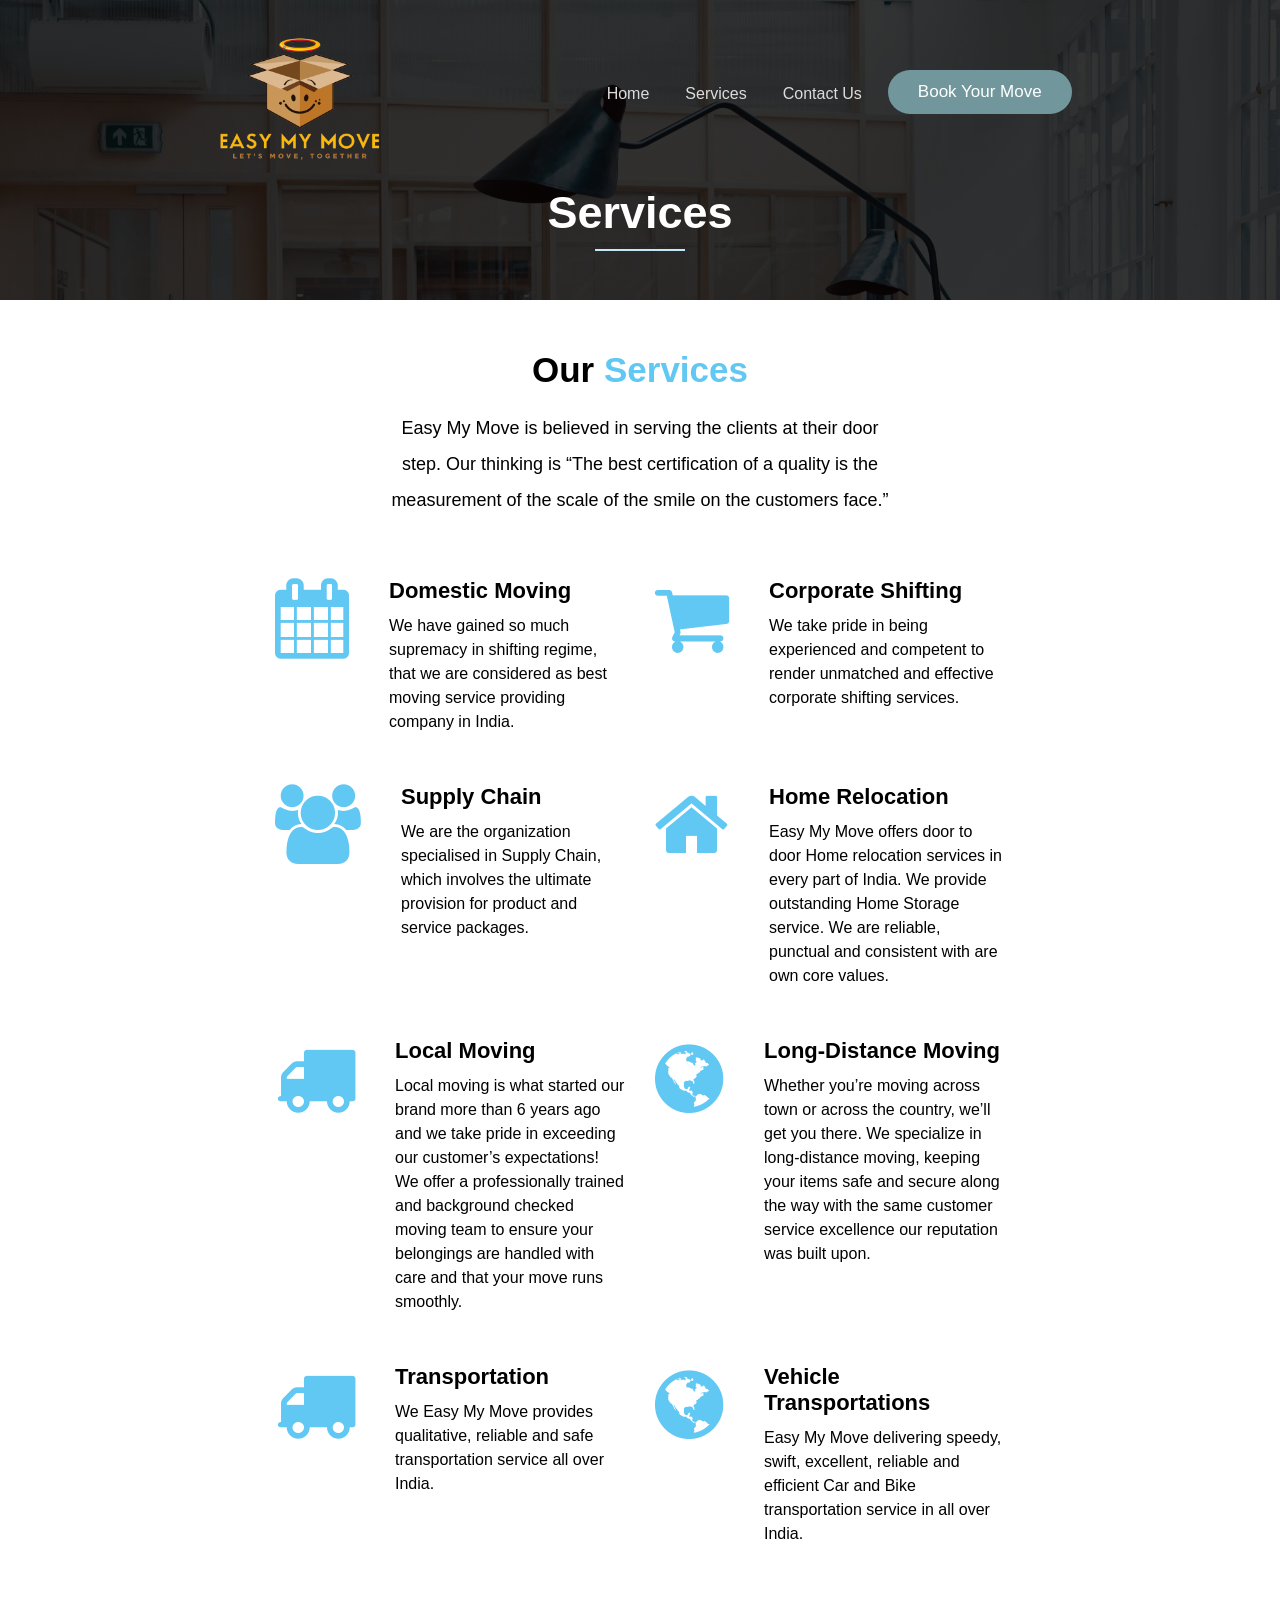
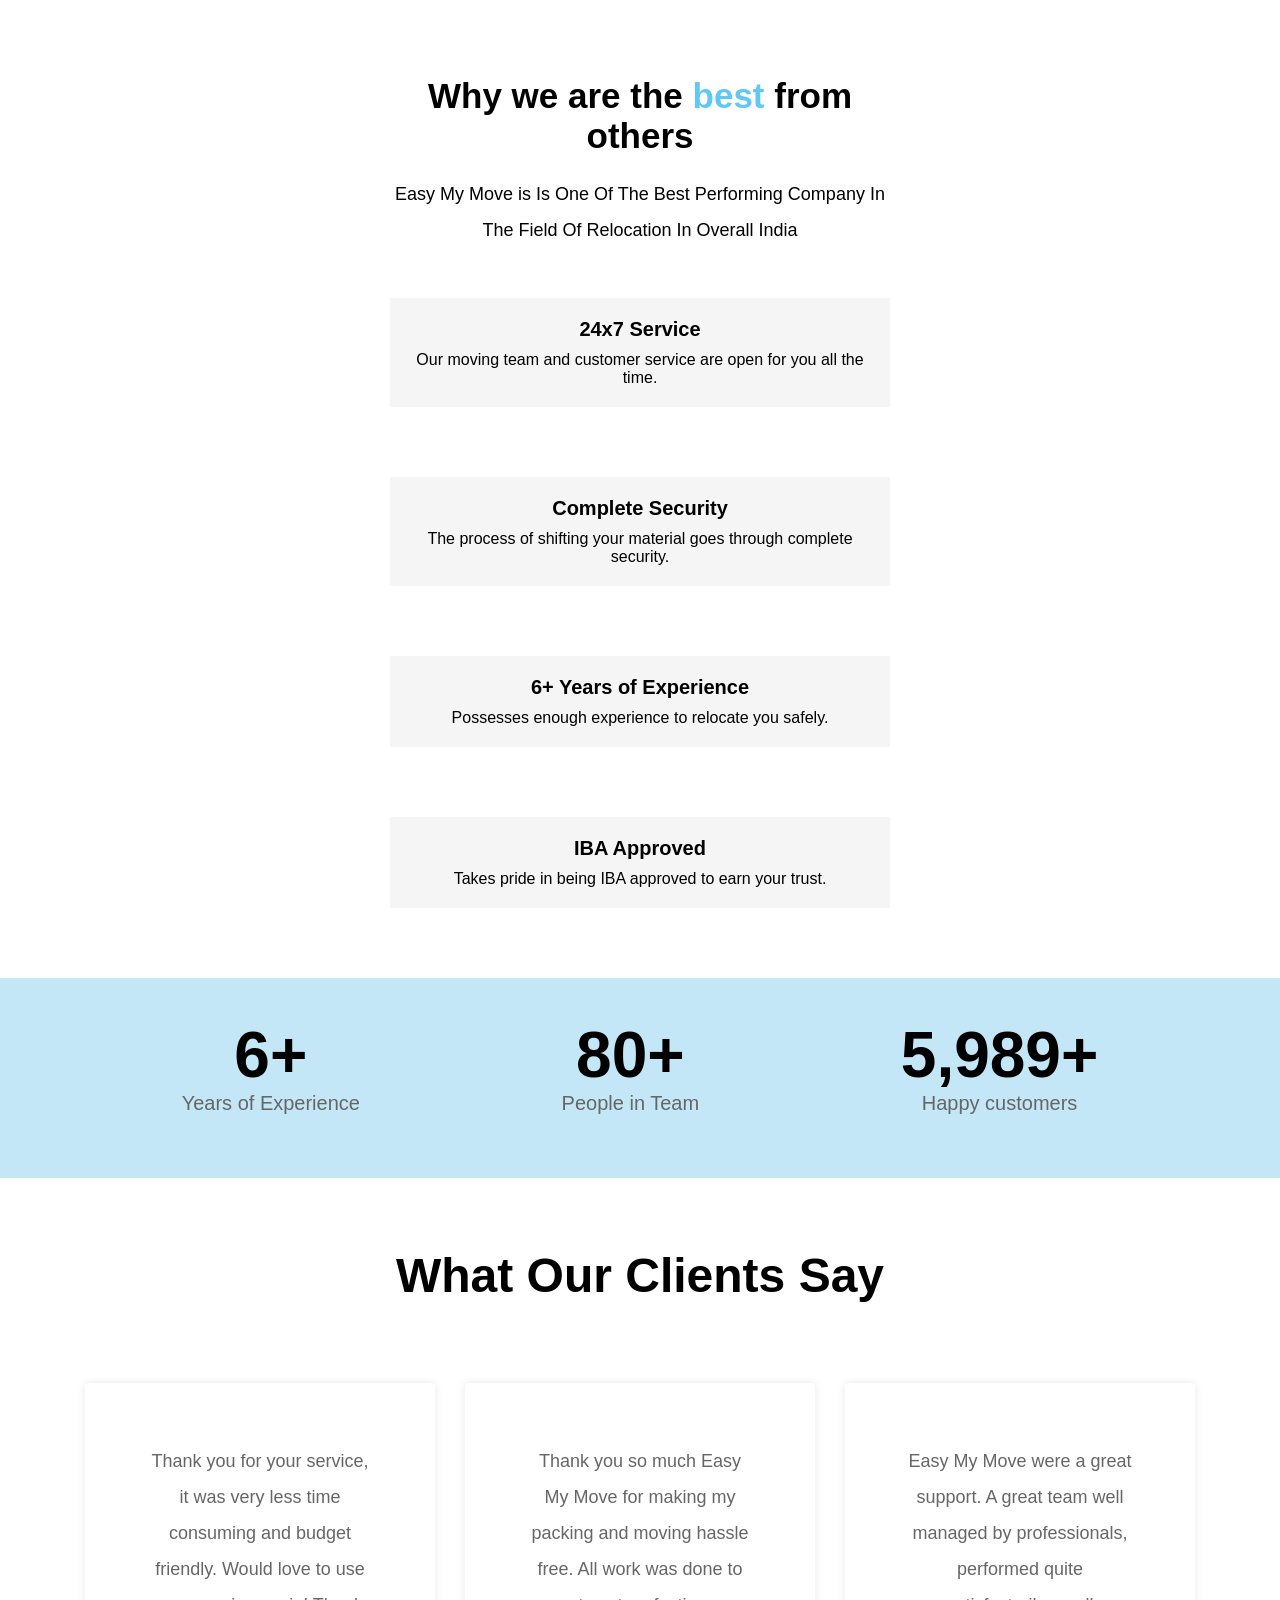
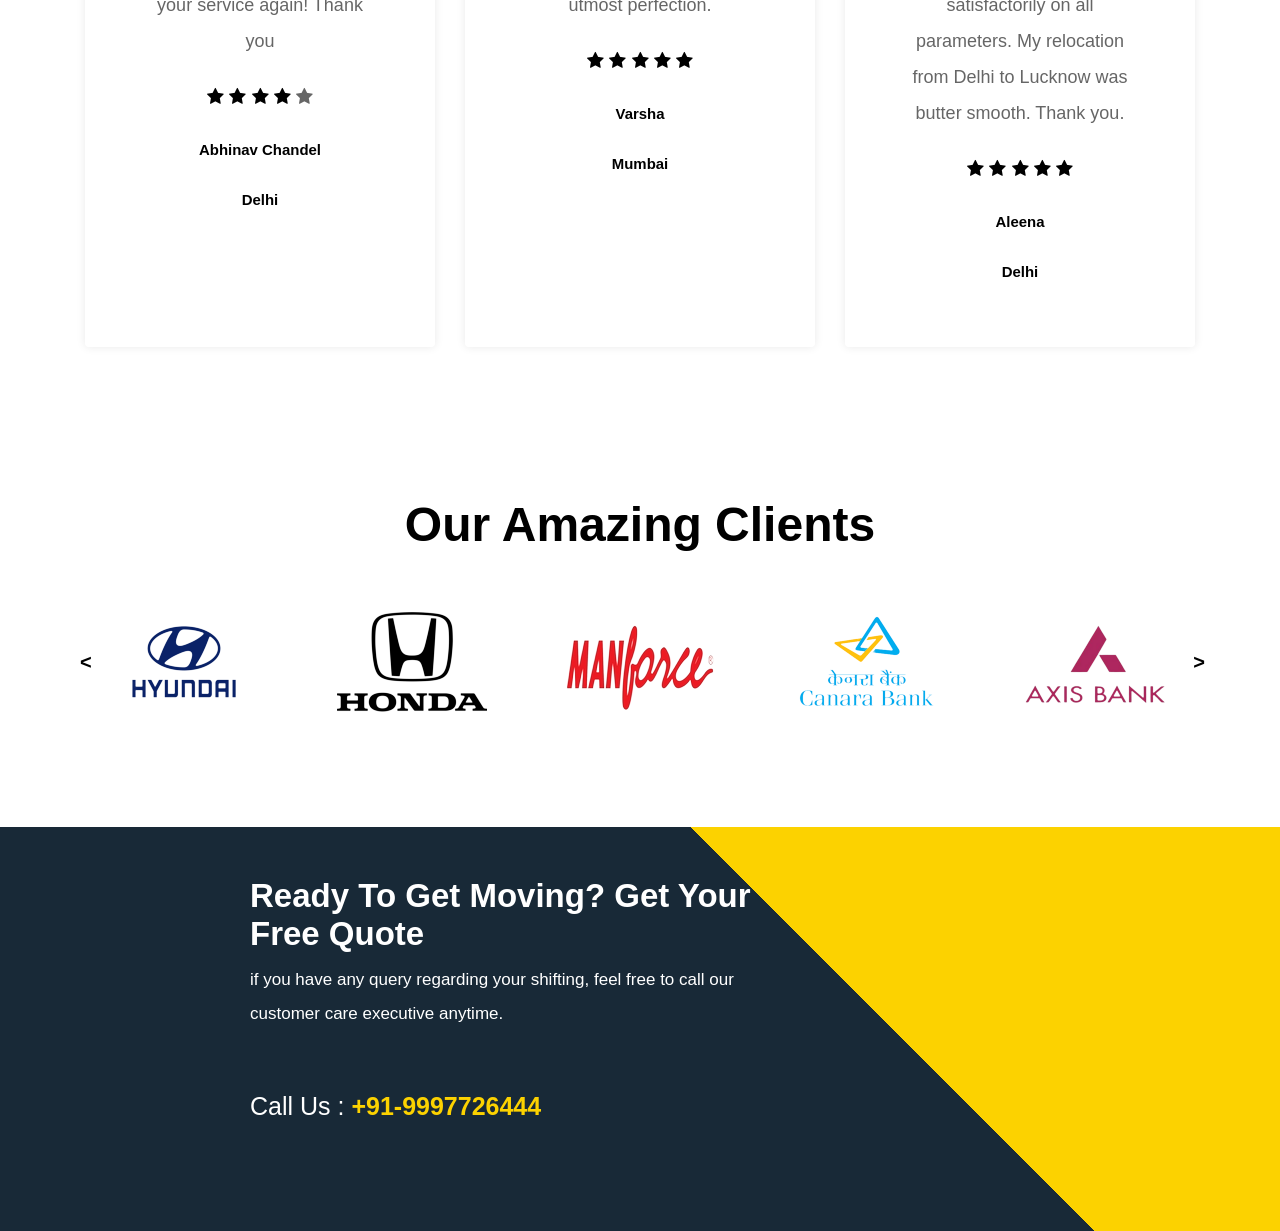
<file: EasyMoves_Website/services.html>
<!DOCTYPE html>
<html lang="en">

<head>
    <meta charset="UTF-8">
    <meta http-equiv="X-UA-Compatible" content="IE=edge">
    <meta name="viewport" content="width=device-width, initial-scale=1.0">
    <title>Services</title>

    <link rel="stylesheet" href="https://cdnjs.cloudflare.com/ajax/libs/font-awesome/4.7.0/css/font-awesome.min.css">
    <link href="style.css" rel="stylesheet" type="text/css" />
    <script type="text/javascript" src="https://code.jquery.com/jquery-1.12.4.min.js"></script>
    <script type="text/javascript" src="js/jquery.rcbrand.js"></script>
</head>

<body>

    <!-- main -->
    <section id="service-main">

        <!-- navbar -->
        <nav class="navbar" id="navbar">

            <!-- logo -->
            <div class="logo">
                <img src="Assets/logo.png" alt="">
            </div>
            <!-- NAVIGATION MENU -->

            <ul class="nav-links">
                <!-- using checkbox -->
                <input type="checkbox" id="checkbox_toggle">
                <label for="checkbox_toggle" class="hamburger">&#9776;</label>
                <div class="menu">
                    <li><a class="active" href="index.html">Home</a></li>
                    <li><a href="services.html">Services</a></li>
                    <li><a href="contactus.html">Contact Us</a></li>
                    <li class="book"><a href="https://empam.setmore.com/">Book your Move</a></li>

                    <div>
                        <button onclick="location.href='https://empam.setmore.com/'" type="button">Book Your Move</button>

                    </div>

                </div>
            </ul>

        </nav>

        <div class="banner-heading">
            <h2>Services</h2>
        </div>

    </section>
    <!-- our services -->
    <section id="our-services">
        <div class="service-headline">
            <h2>Our <span>Services</span></h2>
            <p>Easy My Move is believed in serving the clients at their door step. Our thinking is “The best
                certification of a quality is the measurement of the scale of the smile on the customers face.”</p>
        </div>

        <div class="our-services-outer">

            <div class="service-box">
                <i class="fa fa-calendar ico" aria-hidden="true"></i>
                <div>
                    <h2>Domestic Moving</h2>
                    <p>We have gained so much supremacy in shifting regime, that we are considered as best moving
                        service providing company in India.</p>
                </div>
            </div>
            <div class="service-box">
                <i class="fa fa-shopping-cart ico" aria-hidden="true"></i>

                <div>
                    <h2>Corporate Shifting</h2>
                    <p>We take pride in being experienced and competent to render unmatched and effective corporate
                        shifting services.</p>
                </div>
            </div>
            <div class="service-box">
                <i class="fa fa-users ico" aria-hidden="true"></i>
                <div>
                    <h2>Supply Chain</h2>
                    <p>We are the organization specialised in Supply Chain, which involves the ultimate provision for
                        product and service packages.</p>
                </div>
            </div>
            <div class="service-box">
                <i class="fa fa-home ico" aria-hidden="true"></i>
                <div>
                    <h2>Home Relocation</h2>
                    <p>Easy My Move offers door to door Home relocation services in every part of India. We provide
                        outstanding Home Storage service. We are reliable, punctual and consistent with are own core
                        values.</p>
                </div>
            </div>
            <div class="service-box">
                <i class="fa fa-truck ico" aria-hidden="true"></i>
                <div>
                    <h2>Local Moving</h2>
                    <p>Local moving is what started our brand more than 6 years ago and we take pride in exceeding our
                        customer’s expectations! We offer a professionally trained and background checked moving team to
                        ensure your belongings are handled with care and that your move runs smoothly.</p>
                </div>
            </div>
            <div class="service-box">
                <i class="fa fa-globe ico" aria-hidden="true"></i>
                <div>
                    <h2>Long-Distance Moving</h2>
                    <p>Whether you’re moving across town or across the country, we’ll get you there. We specialize in
                        long-distance moving, keeping your items safe and secure along the way with the same customer
                        service excellence our reputation was built upon.</p>
                </div>
            </div>
            <div class="service-box">
                <i class="fa fa-truck ico" aria-hidden="true"></i>
                <div>
                    <h2>Transportation</h2>
                    <p>We Easy My Move provides qualitative, reliable and safe transportation service all
                        over India.</p>
                </div>
            </div>
            <div class="service-box">
                <i class="fa fa-globe ico" aria-hidden="true"></i>
                <div>
                    <h2>Vehicle Transportations</h2>
                    <p>Easy My Move delivering speedy, swift, excellent, reliable and efficient Car and Bike
                        transportation service in all over India.</p>
                </div>
            </div>

        </div>

        <div class="additional">
            <div class="service-headline">
                <h2>Why we are the <span>best</span> from others</h2>
                <p>Easy My Move is Is One Of The Best Performing Company In The Field Of Relocation In Overall India</p>
            </div>

            <div class="additional-outer">
                <div class="additional-card">
                    <H2>24x7 Service</H2>
                    <P>Our moving team and customer service are open for you all the time.</P>
                </div>
                <div class="additional-card">
                    <H2>Complete Security
                    </H2>
                    <P>The process of shifting your material goes through complete security.
                    </P>
                </div>
                <div class="additional-card">
                    <H2>6+ Years of Experience
                    </H2>
                    <P>Possesses enough experience to relocate you safely.
                    </P>
                </div>
                <div class="additional-card">
                    <H2>IBA Approved
                    </H2>
                    <P>Takes pride in being IBA approved to earn your trust.
                    </P>
                </div>

            </div>
        </div>
    </section>



     <!-- work -->

     <section id="work">
        <div class="work-outer">
            <div class="work-box">
                <h2>6+</h2>
                <p>Years of Experience</p>
            </div>
            <div class="work-box">
                <h2>80+</h2>
                <p>People in Team</p>
            </div>
            <div class="work-box">
                <h2>5,989+</h2>
                <p>Happy customers</p>
            </div>
        </div>
    </section>

    <!-- testimonials -->

    <section id="testimonial">
        <h2 class="ser-h">What Our Clients Say</h2>
        <div class="testi-outer">
            <div class="testi-card">
                <!-- <div class="t-image">
                    <img src="Assets/WhatsApp-Image-2020-08-07-at-10.33.18-AM-otlo77eg2i912ne24holduets8t3qyklk9kgrjc5as.jpeg" alt="">
                </div> -->
                <div class="t-text">
                    <p>Thank you for your service, it was very less time consuming and budget friendly. Would love to use your service again! Thank you</p>
                    <span class="fa fa-star checked"></span>
                    <span class="fa fa-star checked"></span>
                    <span class="fa fa-star checked"></span>
                    <span class="fa fa-star checked"></span>
                    <span class="fa fa-star"></span>
                    <h5>Abhinav Chandel</h5>
                    <h5>Delhi</h5>
                </div>
            </div>
            <div class="testi-card t-middle">
                <!-- <div class="t-image">
                    <img src="Assets/Owner.jpg" alt="">
                </div> -->
                <div class="t-text">
                    <p>Thank you so much Easy My Move for making my packing and moving hassle free. All work was done to utmost perfection.</p>
                    <span class="fa fa-star checked"></span>
                    <span class="fa fa-star checked"></span>
                    <span class="fa fa-star checked"></span>
                    <span class="fa fa-star checked"></span>
                    <span class="fa fa-star checked"></span>
                    <h5>Varsha</h5>
                    <h5>Mumbai</h5>
                </div>
            </div>
            <div class="testi-card">
                <!-- <div class="t-image">
                    <img src="Assets/roofers-01.jpg" alt="">
                </div> -->
                <div class="t-text">
                    <p>Easy My Move were a great support. A great team well managed by professionals, performed quite satisfactorily on all parameters. My relocation from Delhi to Lucknow was butter smooth. Thank you.</p>
                    <span class="fa fa-star checked"></span>
                    <span class="fa fa-star checked"></span>
                    <span class="fa fa-star checked"></span>
                    <span class="fa fa-star checked"></span>
                    <span class="fa fa-star checked"></span>
                    <h5>Aleena</h5>
                    <h5>Delhi</h5>
                </div>
            </div>
        </div>
    </section>

    <!-- clients section -->

    <section id="clients">
        <h2 class="ser-h" style="padding-bottom: 30px;">Our Amazing Clients</h2>
        <div class="container">
            <div class="row">
                <ul id="rcbrand2">
                    <li><img src="Assets/Hyundai-logo-removebg-preview.png" /></li>
                    <li><img src="Assets/2560px-Honda.svg-removebg-preview.png" /></li>
                    <li><img src="Assets/manforce-removebg-preview.png" /></li>
                    <li><img src="Assets/canara-removebg-preview.png" /></li>
                    <li><img src="Assets/axis_bank-removebg-preview.png" /></li>
                    <li><img src="Assets/hdfc-removebg-preview.png" /></li>
                </ul>
    
            </div>
        </div>
    </section>

    <!-- footer -->

    <footer style="margin-top:  100px;">
        <div>
            <h2>Ready To Get Moving? Get Your Free Quote</h2>
            <p>if you have any query regarding your shifting, feel free to call our customer care executive anytime.</p>
            <p class="callus">Call Us : <a href="tel:+91-9997726444">+91-9997726444</a></p>
        </div>
    </footer>

      <!-- bottom bar -->
      <section>
        <div class="navbar-bottom">
            <div class="nav-bottom-outer">

            
            <div>
                <i class="fa fa-phone icon-nav" aria-hidden="true"></i>
                <p><a href="tel:+91-9997726444">Call Now</a></p>

            </div>
            <div>
                <i class="fa fa-whatsapp icon-nav" aria-hidden="true"></i>
                <p><a href="https://api.whatsapp.com/send/?phone=919997726444&text&type=phone_number&app_absent=0">Whatsapp</a></p>
            </div>
            <div>
                <i class="fa fa-envelope icon-nav" aria-hidden="true"></i>
                <p><a href="index.html#form-enquiry">Get Quote</a></p>
            </div>
        </div>
     </div>
    </section>

  
    <script type="text/javascript">

        $(window).load(function() {
            $("#rcbrand2").rcbrand({
                visibleItems: 5,
                itemsToScroll: 1,
                autoPlay: {
                    enable: true,
                    interval: 3000,
                    pauseOnHover: true
                }
            });
        });
        </script>
</body>

</html>
</file>
<file: construction_website/style.css>
@import url('https://fonts.googleapis.com/css2?family=Merriweather+Sans:wght@400;500&family=Open+Sans&display=swap');
*
{
    margin: 0;
    padding: 0;
    box-sizing: border-box;
    scroll-behavior: smooth;
}

:root {
    --color-primary: #F05B1F;
    --color-secondary: #333;
    --font-primary: "Open Sans", sans-serif;
    --font-custom: "Merriweather Sans", sans-serif;
}

nav
{
    width: 100%;
    min-height: 40px;
    background-color: var(--color-primary);
    text-align: center;
}
nav p
{
    font-family: var(--font-primary);
    color: white;
}
nav div
{
    padding: 10px;
}

nav img
{
    width: 18px;
    vertical-align: middle;
    filter: invert(100%) sepia(100%) saturate(0%) hue-rotate(353deg) brightness(104%) contrast(103%);
}

/* ------------------------------------------- */


/* header section start */

header
{
    width: 100%;
    min-height: 100px;
    background-color: var(--color-secondary);
    border-bottom: 3px solid var(--color-primary);
    display: flex;
    justify-content: space-evenly;
    padding: 10px;
}

.logo
{
    width: max-content;
}


.contact
{
    width: max-content;
    display: flex;
    align-items: center;

}

.sd-button
{
    display: inline-block;
    padding: 10px 20px;
    font-size: 24px;
    font-weight: 600;
    border: 2px solid var(--color-primary);
    background-color: var(--color-primary);
    color: #fff;
    border-radius: 30px;
    font-family: var(--font-primary);
}

.sd-button:hover {
	background-color: #fff;
	color: var(--color-primary);
}



.contact a
{
    text-decoration: none;
}

/* header section end */



/* ------------------------------------ */


/* main section start */

.section-hero {
    position: relative;
    height: 750px;
    display: flex;
    align-items: center;
    justify-content: center;
}
.hero-bg {
    position: absolute;
    top: 0;
    left: 0;
    right: 0;
    bottom: 0;
}

.hero-bg:after {
    content: "";
    position: absolute;
    top: 0;
    left: 0;
    right: 0;
    bottom: 0;
    background-color: rgba(0, 0, 0, .5);
}

.hero-bg img {
    width: 100%;
    height: 100%;
    object-fit: cover;
    object-position: center;
}
.hero-content {
    position: relative;
    color: #fff;
    text-align: center;
}

.container {
    max-width: 1200px;
    padding: 0 15px;
    margin: 0 auto;
}

.hero-headline {
    font-size: 65px;
    font-weight: 500;
    line-height: 1.25;
    margin-top: 0;
    margin-bottom: 10px;
    font-family: var(--font-custom);
}

.hero-bio {
    margin-top: 20px;
    margin-bottom: 20px;
    font-size: 24px;
}
.hero-headline .city-name {
	display: block;
}
.hero-buttons {
    display: flex;
    justify-content: center;
    grid-gap: 20px;
}
.text-center {
    text-align: center;
}

.text-center a
{
    text-decoration: none;

}
.quote-button {
    border-color: #fff;
    background-color: transparent;
    color: #fff;
}

.quote-button:hover {
	color: var(--color-secondary);
}
/* main section end */

/* ------------------------------------------------------ */


/* service-headline start  */

.service-headline
{
    width: 100%;
    background-color: var(--color-secondary);
    min-height: max-content;
    display: flex;
    align-items: center;
    justify-content: center;
    padding: 20px;

}

.service-headline h2
{
    text-align: center;
    font-family: var(--font-custom);
    color: white;
    font-size: 36px;
}

/* service-headline end  */


/* ----------------------------------------------------------- */


/* service section started */

.service-wrap {
	display: flex;
	flex-wrap: wrap;
	justify-content: center;
	grid-row-gap: 30px;
}

.pb-30 {
    padding-bottom: 30px !important;
}
.pt-30 {
    padding-top: 30px !important;
}

.section-title {
    margin-bottom: 20px;
    color: var(--color-secondary);
    font-family: var(--font-custom);
    font-size: 30px;
}
.service-item {
	width: 33.33%;
	padding: 0 15px;
	text-align: center;
}
.service-item > p {
	padding: 10px;
	background-color: var(--color-primary);
	color: #fff;
	font-family: var(--font-custom);
	font-size: 20px;
	line-height: 1.25;
}

.service-item img
{
   
        max-width: 100%;
        height: auto;
        vertical-align: middle;
    
}

.service-list {
	margin-top: 30px;
	columns: 3;
	list-style: none;
	padding-left: 0;
}
.service-list li {
	margin-left: 15px;
	margin-bottom: 5px;
	padding-left: 25px;
	position: relative;
    font-family: var(--font-primary);
}
.service-list li:before {
	content: "\f00c";
	position: absolute;
	top: 1px;
	left: 0;
	font-family: "Font Awesome 5 Free";
	font-weight: bolder;
}


/* service section ended */


/* ------------------------------------------------------------------ */


/* form section start */

.form-outer
{
    width: 550px;
    min-height: max-content;
    padding: 20px;
    background-color: #fff;
    border-radius: 10px;
    border: 1px solid rgba(0, 0, 0, .1);
}

.form-hero
{
    min-height: 700px;
}


.form-outer h3
{
    color: var(--color-secondary);
    font-family: var(--font-custom);
    font-size: 30px;
    margin-bottom: 20px;
}

.form-outer p
{
    font-size: 14px;
    margin-bottom: 20px;
    font-family: var(--font-primary);
    color: var(--color-secondary);

}


.form-field {
	margin-bottom: 20px;
}
.form-field select {
	-moz-appearance: none;
	-webkit-appearance: none;
	appearance: none;
	line-height: 25px;
	background-image: url("data:image/svg+xml;utf8,<svg fill='gray' height='24' viewBox='0 0 24 24' width='24' xmlns='http://www.w3.org/2000/svg'><path d='M7 10l5 5 5-5z'/><path d='M0 0h24v24H0z' fill='none'/></svg>");
	background-repeat: no-repeat;
	background-position: right 10px center;
}
.form-field input,
.form-field textarea,
.form-field select {
	padding: 10px 25px;
	font-family: var(--font-primary);
	font-size: 16px;
	border: 1px solid #e7e7e7;
	border-radius: 3px;
	background-color: #f8f8f8;
	color: #333;
	width: 100%;
}
.form-field input:focus-visible,
.form-field textarea:focus-visible,
.form-field select:focus-visible {
	outline: none;
}
.form-field input::placeholder,
.form-field textarea::placeholder {
	color: #333;
}
.form-field textarea {
	height: 120px;
}
.button-field {
	text-align: center;
	margin-bottom: 0;
}
.button-field input {
	width: auto;
	display: inline-block;
    padding: 10px 20px;
    font-size: 24px;
	font-weight: 600;
    border: 2px solid var(--color-primary);
    background-color: var(--color-primary);
    color: #fff;
    border-radius: 30px;
	transition: .2s;
	cursor: pointer;
}
.button-field input:hover {
    background-color: #fff;
    color: var(--color-primary);
}

/* form section end */



/* all media queries */

@media(max-width:800px)
{
    .contact
    {
        display: none;
    }

    header
    {
        justify-content: center;
        min-height: max-content;
        padding: 10px 20px;
    }

    .logo img
    {
        
        width: 100%;
    }

    .section-hero {
		height: 450px;
	}
	.hero-headline {
		font-size: 32px;
	}
	.hero-bio {
		font-size: 20px;
	}
    .hero-buttons {
		flex-direction: column;
	}

    .service-headline h2
    {
        font-size: 20px;
    }

    .service-item {
		width: 100%;
	}

    .service-list {
		columns: 1;
	}
    .form-outer
    {
        width: 100%;
    }
    .form-hero
    {
        min-height: 800px;
    }
    /* .form-outer
    {
        height: 400px;
    } */

    .form-outer h3
    {
        font-size: 20px;
    }
}
</file>
<file: Food Ebook/style.css>
*
{
    margin: 0;
    padding: 0;
    box-sizing: border-box;
    scroll-behavior: smooth;
    font-family: 'Raleway', sans-serif;
}

.ebook-outer
{
    width: 100%;
    display: flex;
    min-height: max-content;
    justify-content: center;
    padding: 30px;
}

.book-img
{
    width: 600px;
    display: flex;
    justify-content: center;
}

.book-img img
{
 width: 300px; 
 height: 280px; 

}

.book-detail
{
    width: 500px;
}

.book-detail h2
{
    padding-bottom: 10px;
}
.book-detail p
{
    padding: 5px 0px;
}

.book-detail button
{
    margin-top: 15px;
    color: #fff;
    background-color: #5cb85c;
    border-color: #4cae4c;
    padding: 10px 16px;
    font-size: 18px;
    line-height: 1.33;
    border-radius: 6px;
    border: none;
    cursor: pointer;
    width: 100%;
}
.book-detail button:hover
{
    background-color: #4a934a;

}

.recipe-outer
{
    width: 100%;
    display: flex;
    min-height: max-content;
    justify-content: center;
    padding: 30px;
}

.recipe-detail
{
    width: 600px;
    padding: 0px 30px;


}

.recipe-img
{
    width: 500px;
    display: flex;

}

.recipe-detail h2
{
    color: #47BAC3;
    font-weight: bold;
    font-size: 35px;
    padding-bottom: 10px;
}

.recipe-detail p
{
    line-height: 1.5;
    padding-bottom: 10px;
}
.recipe-detail ul
{
    padding: 5px 30px;
}

.recipe-detail li
{
    padding-top: 5px;
}


.recipe-img img
{
    width: 100%;
}

.download-outer
{
    width: 100%;
    display: flex;
    min-height: max-content;
    justify-content: center;
    padding: 30px;
}


.download-detail
{
    width: 700px;
    min-height: 146px;
    background-color: black;
    padding: 10px;
    display: flex;
    justify-content: center;
    align-items: center;
   border-radius: 12px;
}

.download-detail p
{
    text-align: center;
    color: white;
    font-size: 20px;
}
.add-to-cart
{
    width: 350px;
    text-align: center;
    padding: 20px 0px;
}

.add-to-cart p
{
    padding-top: 20px;
}










/* section {
    max-width: 25rem;
    margin-top: 4rem;
  }
   */

   .features-main
   {
    margin: 50px 0px;
   }

   .features
   {
     width: 100%;
     display: flex;
     justify-content: center;
     flex-wrap: wrap;
   }
  .feature {
    position: relative;
    max-width: 21rem;
    height: 20rem;
    margin: 2rem;
    padding: 2em;
    border-radius: 0.75em;
    box-shadow: 5px 5px 20px rgba(0 0 0/0.15);
    text-align: left;
    transition: transform 200ms ease-in;
  }
 
  .feature:hover {
    transform: scale(1.03);
  }
  
  .feature__desc {
    height: 150px;
    margin-top: 0.5em;
    line-height: 1.5;
  }
  
  .feature__img {
    float: right;
  }
  
  /* separate styling */
  
  .section__title {
    margin: 0 auto;
    max-width: 90%;
    font-size: 2.2rem;
    font-weight: 300;
    line-height: 1.5em;
    text-align: center;
    padding: 10px;

  }
  
  .section__title span {
    font-weight: 700;
    color: #47BAC3;
  }
  
  .section__desc {
    width: 100%;
    margin: 1rem auto 3rem;

    font-size: 1.4rem;
    text-align: center;
    padding: 10px;

  }
  
  .feature-one {
    border-top: 5px solid cyan;
  }
  
  .feature-two {
    border-top: 5px solid red;
  }
  
  .feature-three {
    border-top: 5px solid orange;
  }
  
  .feature-four {
    border-top: 5px solid blue;
  }
  



.testimonials
{
    width: 100%;
    padding: 30px;
    min-height: max-content;
    background-color: #F9F9F9;
}

.testi-title-desc
{
    
    text-align: center;
}

.testi-title-desc h2
{
    padding-bottom: 10px;
    font-size: 3rem;
}

.testi-title-desc h5
{
    color: rgb(167, 157, 157);
    font-size: 16px;
}


.testi-title-desc p {
    display: flex;
    flex-direction: row;
    width: 600px;
    margin: 0 auto;
    padding-top: 20px;
    text-align: center;

}
  
.testi-title-desc p:before,
.testi-title-desc p:after {
    content: "";
    flex: 1 1;
    border-bottom: 1px solid rgb(200, 200, 200);
    margin: auto 10px;
}



.testi-outer
{
    margin-top: 100px;
    width: 100%;
    min-height: max-content;
    display: flex;
    justify-content: center;
    -ms-flex-wrap: wrap;
    flex-wrap: wrap;

}


.review-list {
    padding: 36px 20px 20px;
    background-color: #fff;
    border: 1px solid rgba(0,0,0,.1);
    margin-bottom: 60px;
    width: 400px;
    min-height: max-content;
    /* flex: 0 0 33.333333%;
    max-width: 33.333333%; */
    position: relative;
    margin-left: 20px;

}

.review-list img {
    top: -40px;
    position: absolute;
    vertical-align: middle;
    border: 2px solid #fff;

}

.review-list h5
{
    padding-top: 5px;
    font-weight: lighter;
    font-size: 16px;
}

.review-list p {
    margin-top: 30px;
    font-weight: lighter;
    line-height: 2;
}


@media(max-width:1000px)
{
    .ebook-outer
    {
        flex-direction: column;
        align-items: center;
    }

    .book-img
    {
        width: 70%;
    }
    .book-detail
    {
        width: 70%;
        margin-top: 20px;

    }

    .recipe-outer
    {
        flex-direction: column;
        align-items: center;
    }

    .recipe-detail
    {
        width: 100%;
        padding: 0;
    }

    .recipe-img
    {
        margin-top: 20px;

        width: 100%;
    }

    .download-outer
    {
        flex-direction: column;
        align-items: center;
    }

    .download-detail
    {
        width: 100%;
    }
    .add-to-cart
    {
        width: 100%;
    }

    .testi-title-desc p
    {
        width: 400px;
    }

    .testi-title-desc h2
    {
        font-size: 2rem;
    }
      
   

}

@media(max-width:600px)
{

    .book-img
    {
        width: 100%;
    }
    .book-detail
    {
        
        width: 100%;

    }

    .download-detail p
    {
        font-size: 16px;
    }

    .testi-title-desc p
    {
        width: 80%;
    }

    .review-list
    {
        width: 90%;
        margin-left: 0;
    }

  
}


@media(max-width:400px)
{
    .feature__desc
    {
        min-height: 200px;
    }
    .feature
    {
        min-height: 25rem !important;
    }
}
</file>
<file: Happyinc Hotel Website/Assets/css/style.css>
@import url(https://fonts.googleapis.com/css?family=Raleway);
@import url('https://fonts.googleapis.com/css2?family=Cormorant+Garamond&family=Teko:wght@500&display=swap');
*
{
    margin: 0;
    padding: 0;
    box-sizing: border-box;
    scroll-behavior: smooth;
    font-family: "Raleway", sans-serif; 
}
body
{
    background-color: #F5F5F5;

}
header
{
    min-height: 717px;
    width: 100%;
    background: url("..//img/image\ main.png");
    background-size: 100vw 100vh;
    background-repeat: no-repeat;
    position: relative;
}

/* navbar styling */

.navbar
{
    display: flex;
    justify-content: space-around;
    padding: 20px;
    z-index: 1;

}
.logo
{
    width: max-content;
}
.logo-mob
{
    display: none;
}
/* navbar menu */

.menu
{
    display: flex;
    margin-top: 10px;
}
.menu-right p
{
    margin-top: 15px;
    font-weight: 400;
font-size: 20px;
color: #EEEEEE;
}

.menu li:hover
{
    border: 5px;
    transition: 0.3s ease;
}

.menu li{
    padding:  5px 44px;
    list-style: none;
}

.menu a
{
    text-decoration: none;
    font-size: 16px;
    font-feature-settings: 'pnum' on, 'lnum' on;
font-weight: 400;
color: #EEEEEE;

}



/* responsive navbar */

input[type=checkbox]
{
    display: none;
}
.hamburger
{
    display: none;
    font-size: 32px;
    margin-top: -10px;
}


.header-content
{
    display: flex;
    width: 50%;
    min-height: 500px;
    justify-content: center;
    padding: 20px;
    
}
.header-content img
{
    object-fit: contain;
}

.header-content h2
{
    display: none;
    font-family: 'Cormorant Garamond', serif;
    font-style: normal;
font-weight: 600;
font-size: 36px;
font-feature-settings: 'pnum' on, 'lnum' on;
color: #EEEEEE;
}
.menu-btn
{
    width: 100%;
    display: flex;
    justify-content: center;
}
.menu button
{
    width: 300px;
height: 54px;

background: #EEEEEE;
border-radius: 4px;
border: none;
cursor: pointer;
display: none;

}

.header-widget
{
    width: 80%;
    min-height: 109px;
    background: rgba(164, 155, 145, 0.35);
backdrop-filter: blur(10.5px);
position: absolute;
bottom: 0;
left: 10%;   
display: flex;
z-index: 99;

/* padding: 0px 20px;
padding-top: 20px; */

}

.hotelname
{
    width: 35%;
    height: 100px;
    padding: 15px 30px;
    padding-right: 20px;


}
.location-img
{
    display: flex;
    align-items: flex-start;
}
.location-img img
{
    margin-right: 7px;
    margin-top: 7px;
}
.hotel-list
{
    z-index: 99;
    background: white;
        width: max-content;
        padding: 20px;
        display: none;
}

.hotel-list h4
{
    padding: 15px 5px;
    font-weight: 400;
font-size: 16px;

font-feature-settings: 'pnum' on, 'lnum' on;

/* черный */

color: #333333;
}

.hotel-list h4:hover
{
    background: #CAC7C7;
border-radius: 5px;
}

.guests-detail
{
    z-index: 99;
    background: white;
        padding: 20px;
        display: none;
        /* width: 275px; */
}

.guests-detail h2
{
    font-weight: 500;
font-size: 16px;
color: #333333;
}
.guests-detail h2::after
{
    content: "";
    border-bottom: 1px solid #CAC7C7;
    width: 100%;
    display: block;
    margin: 0 auto;
    padding-top: 10px;
}
.guests-counter
{
    padding-top: 10px;
}

.guests-counter h3
{
    font-weight: 600 !important;
font-size: 16px;
line-height: 140%;

color: #333333 !important;
padding-bottom: 10px;
}
.counter-box
{
    width: 100%;
    display: flex;
    padding-bottom: 10px;
}
.guests-counter::after
{
    content: "";
    border-bottom: 1px solid #CAC7C7;
    width: 100%;
    display: block;
    margin: 0 auto;
    padding-top: 10px;
}
.counter-box img
{
    cursor: pointer;
}
.counter-box h4
{
    font-weight: 400;
font-size: 16px;
line-height: 140%;
/* or 22px */

font-feature-settings: 'pnum' on, 'lnum' on;

/* черный */

color: #333333;
padding-bottom: 5px;
}

.adults-counter div
{
    width: 100px;
    border: 1px solid #D9D9D9;
border-radius: 1px;
padding: 5px;
    display: flex;
    justify-content: space-between;
}
.childern-counter
{
    margin-left: 10px;

}

.childern-counter div
{
    width: 100px;
    border: 1px solid #D9D9D9;
border-radius: 1px;
padding: 5px;
    display: flex;
    justify-content: space-between;
}


.add-num
{
    padding-top: 20px;
    padding-bottom: 10px;
    display: flex;
    justify-content: center;
}
.add-num img
{
    object-fit: contain;
    vertical-align: middle;
    margin-left: 5px;
}

.add-num h3
{
    text-align: center;
    font-style: normal;
font-weight: 600 !important;
font-size: 14px;
line-height: 140%;
/* or 22px */

font-feature-settings: 'pnum' on, 'lnum' on;

/* черный */

color: #333333 !important;
}

.guests-detail button
{
    background: #9A8B81;
    width: 100%;
    height: 42px;
    border: none;
    font-weight: 600;
font-size: 16px;
line-height: 140%;
/* or 22px */

text-align: center;

/* белый */
cursor: pointer;
color: #EEEEEE;
}


.guests:hover .guests-detail
{
    z-index: 99;
    display: block;
}

.hotelname:hover .hotel-list
{
    z-index: 99;
    display: block;
}
.header-widget h3
{
    font-style: normal;
font-weight: 300;
font-size: 16px;
color: #EEEEEE;
padding-bottom: 20px;
}
.header-widget p
{
    font-style: normal;
font-weight: 400;
font-size: 0.9vw;
cursor: pointer;

font-feature-settings: 'pnum' on, 'lnum' on;


color: #EEEEEE;

}
/* .hotelname p::before
{
    content: url("Vector.png");
    vertical-align: middle;
    margin-right: 7px;
} */
.header-widget p::after
{
    content: "";
  border-bottom: 1px solid #ABA39E;
  min-width: max-content;
  display: block;
  /* margin: 0 auto; */
  padding-top: 10px;
  
}
.date
{
    min-width: max-content;
    height: 100px;
    padding: 15px 10px;

}

.guests
{
    min-width: max-content;
    height: 100px;
    padding: 15px 10px;
    padding-left: 45px;
}
.widget-btn
{
    margin-top: 40px;
    margin-left: 80px;
    padding-right: 20px;
}
.widget-btn button
{
    cursor: pointer;
    width: 12vw;
height: 46px;
color: #EEEEEE;

/* Подложка кнопка */
border: 1px solid #EEEEEE;
border-radius: 1px;
background: rgba(217, 217, 217, 0.18);
}

/* header mobile widget */
.header-mobile-widget
{
    background-color: #F5F5F5;
    display: none;
}

.faq-outer
{
    width: 95%;
    margin: 0 auto;
    padding: 20px;
}


.accordion 
{
    width: 100%;
    padding: 10px 25px;
    cursor: pointer;
    /* display: flex; */
    align-items: center;
    background-color: white;
    margin-top: 20px;
    /* margin: 20px; */
    position: relative;
}

.accordion h3
{
    font-weight: 600;
font-size: 12px;
font-feature-settings: 'pnum' on, 'lnum' on;
color: #5C4332;

}

.accordion p
{
    font-style: normal;
font-weight: 600;
font-size: 12px;

font-feature-settings: 'pnum' on, 'lnum' on;

/* черный */

color: #333333;
padding-top: 10px;
}

.icon img
{
    margin-top: 0px;
}
/* .accordion .icon 
{
    margin: 0 30px 0 0;
    width: 25px;
    height: 25px;
    border-radius: 50%;
    float: left;
    color: white;
    text-align: center;
    padding-top: 2px;
    font-weight: 600;
    background: url("") no-repeat 8px 7px #ff4848;
} */

.faq_f
{
    position: absolute;
    right: 30px;
    top: 30px;

}

.panel
{
    /* padding: 15px 20px; */
    color: #333333;
    font-weight: bold;
    font-size: 18px;
    margin: 25px 10px;

    text-align: justify;
    display: none;
}

.faq-ans
{
    display: block;
    width: max-content;
}
.p_active
{
    display: block !important;

}

.btn2 button
{
    width: 300px;
height: 54px;

/* Подложка */

background: rgba(164, 155, 145, 0.35);
border-radius: 4px;
text-align: center;

/* коричневый */

color: #5C4332;
font-size: 16px;
border: none;
cursor: pointer;
}

.btn2
{
    padding-top: 50px;
    width: 100%;
    display: flex;
    justify-content: center;
}


/* Main section*/

#main
{
    position: relative;
    min-height: 1000px;
    width: 80%;
    margin: 0 auto;
    margin-top: 100px;
    z-index: 1;
}

.description
{
    display: flex;
    width: 100%;
    padding-bottom: 120px;
}
.description h2
{
    min-width: 300px;
    /* min-width: 300px; */
    font-weight: 600;
font-size: 20px;
line-height: 140%;
/* identical to box height, or 28px */
text-transform: uppercase;

/* коричневый */

color: #5C4332;
height: max-content;
}
.description p
{ 
    position: absolute;
    right: 0;
    width: 915px;
    font-weight: 400;
font-size: 16px;
line-height: 140%;
/* or 22px */

font-feature-settings: 'pnum' on, 'lnum' on;

/* черный */

color: #333333;
    /* width: max-content; */
   /* margin-left: 200px; */
}

.sep1
{
    background: #9A8B81;
}


.sep2
{
    background: #9A8B81;

    /* position: relative;
    top: 130px;    */
    margin-top: 150px;
}

.sep3
{    background: #9A8B81;

    margin-top: 80px;
}

.sep4
{    background: #9A8B81;

    margin-top: 40px;
}
.sep5
{
    display: none;
}

.hotel-container
{
    width: 100%;
    display: flex;
    padding-top: 100px;
    padding-bottom: 250px;
}

.hotel-2
{
    padding-bottom: 290px;

}

.hotel-place
{
    min-width:350px;

}

.hotel-place h2
{
    font-weight: 600;
font-size: 1vw;
line-height: 140%;
/* or 28px */

text-transform: uppercase;
font-feature-settings: 'pnum' on, 'lnum' on;

/* коричневый */

color: #5C4332;
/* padding-bottom: 50px; */

}

.hotel-details
{
    /* width: 100%; */
    /* margin-left: 150px; */
    display: flex;
    min-height: max-content;
    position: absolute;
    right: 0;
    border-bottom:1px solid #9A8B81;
    padding-bottom: 40px;
}

.hotel-features
{
    width: 300px;
}
.hotel-features h2
{
    font-style: normal;
font-weight: 600;
font-size: 20px;
line-height: 140%;
/* identical to box height, or 28px */

font-feature-settings: 'pnum' on, 'lnum' on;

/* коричневый */

color: #5C4332;
padding-bottom: 20px;

}

.hotel-features p
{
    font-weight: 400;
font-size: 16px;
line-height: 140%;
/* or 22px */

font-feature-settings: 'pnum' on, 'lnum' on;

/* черный */
word-wrap:break-word ;
overflow: hidden;

color: #333333;
padding-bottom: 20px;

}

.hotel-features div
{
    display: flex;
    align-items: flex-start;
}

.hotel-features img
{
    margin-right: 10px;
    object-fit: contain;
}

.hotel-features div a
{
    font-weight: 600;
font-size: 16px;
line-height: 140%;
/* or 22px */

text-align: center;

/* коричневый */

color: #5C4332;

}
.arrow a
{
    text-decoration: none;
    font-weight: 600;
    font-size: 16px;
    line-height: 140%;
    /* or 22px */
    
    text-align: center;
    
    /* коричневый */
    
    color: #5C4332;
}

.arrow a::after
{
    content: url("..//img/arrow.png");
    margin-left: 15px;
    margin-top: 5px;
}

.hotel-image
{
    display: flex;
    margin-left: 50px;
    min-height: max-content;
    position: relative;
}
.hotel-image img
{
    width: 100%;
    object-fit: cover;
}
.img-control
{
    width:100px;
    display: flex;
    height: 32px;
    background: rgba(154, 139, 129, 0.3);
backdrop-filter: blur(5px);
    position: absolute;
    justify-content: space-between;
    align-items: center;
    text-align: center;
    right: 0;
    bottom: 0;
}

.img-control div
{
    width: 30px;
}
.img-control img
{
    width: 10px;
    ;
    object-fit: contain;
}
.hotel-mobile-heading
{
    font-style: normal;
font-weight: 600;
font-size: 20px;
line-height: 140%;
/* identical to box height, or 28px */

font-feature-settings: 'pnum' on, 'lnum' on;

/* коричневый */

color: #5C4332;
padding-bottom: 20px;
    display: none;
}

.hotel-btn
{
    display: none !important;
}


.des-2
{
    padding-top: 50px;
    padding-bottom: 50px;
}
.des-3
{
    padding-top: 50px;
    padding-bottom: 50px;
}
.des-2 h2
{
    
    width: 20%;
}
.des-2-img
{
    width: 100%;
    padding-top: 30px;
    display: flex;
}
.des-2-img img
{
    width: 100%;
    object-fit: cover;
}

.arr-2
{
    padding-top: 30px;
}
.arr-2-mob
{
    display: none;
}
.arr-3
{
    padding-top: 10px;
}
.arr-3 a
{
    
    text-decoration: none;
    font-style: normal;
font-weight: 400;
font-size: 16px;
line-height: 140%;
/* or 22px */

font-feature-settings: 'pnum' on, 'lnum' on;

color: #5C4332;

}

.des-3 h2
{
    min-width:max-content;
 
}
.des-3 p{
    position: unset !important;
    margin-left: 100px !important;
    width: 20%;

}

.arr-4
{
    display: flex;
    flex-direction: column;
    align-items: flex-start;
    margin-left: 100px;
    margin-right: 100px;
}

.arr-4 li
{
    list-style: none;
    padding-top: 10px;
}

.des-3-img
{
    display: flex;
    flex-direction: column;
    padding-top: 20px;
}
.des-3-img img
{
    width: 100%;
    min-height: 300px;
    object-fit: cover;
}

.location
{
    margin-top: 50px;
    display: flex;
}
.location h2
{
    font-style: normal;
font-weight: 600;
font-size: 20px;
line-height: 140%;
font-feature-settings: 'pnum' on, 'lnum' on;

/* коричневый */

color: #5C4332;
}
.map
{
    margin-left: 150px;
    width: 100%;
}


/* footer  */



.footer-logo
{
    padding-top: 50px;
}
.footer-logo p
{
    display: flex;
    flex-direction: row;
}

.footer-logo p:before,
.footer-logo p:after {
    content: "";
    flex: 1 1;
    border-bottom: 1px solid #9A8B81;;
    margin: auto;
   
}
.footer-logo img
{
    margin:0px 50px;
}

.footer-menu
{
    width: 100%;
    padding-top: 50px;
    display: flex;
    justify-content: space-between;
}
.footer-links
{
    display: flex;
    width: 60%;
    min-height: max-content;
    flex-wrap: wrap;
    height: max-content;
}
.footer-links a
   {
    padding-top: 20px;

   }
.footer-links a:hover
{
    border-bottom: 1px solid black;

}
   .footer-links div
   {
    padding-right: 50px;
    padding-top: 20px;


   }
.footer-menu a
{

    text-decoration: none;
    font-weight: 400;
font-size: 16px;
line-height: 140%;
/* or 22px */

text-transform: uppercase;
font-feature-settings: 'pnum' on, 'lnum' on;

/* черный */

color: #333333;
}
.footer-menu p
{

    padding-bottom: 10px;
}



@media (max-width:992px)
{
    .menu
    {
        display: none;
        position: absolute;
        right: 0;
        left: 0;
        text-align: center;
        padding: 18px 0;
        /* background-color: red; */
        height: 100vh;
        background: rgba(171, 163, 158, 0.75);
backdrop-filter: blur(4.5px);
        z-index: 99;
    }
   

    .logo-mob
    {
        display: block;
        width: 100%;
    }
    .logo-desk
    {
        display: none;
    }
    .menu-right p
    {
        margin-top: 5px;
        color: #5A5A5A
    }

    .menu button
    {
        display: block;
    }
    .navbar
    {
        justify-content: space-between;
        /* opacity: 0.2; */
        /* background: #EEEEEE;
opacity: 0.82;
border-bottom: 1px solid rgba(171, 163, 158, 0.58); */
background: url("..//img/Rectangle\ 7522.png");
background-size: cover;
    }
    .nav-links
    {
        order: 3;

        
    }
    .logo
    {
        order: -2;
    }
    .menu-right
    {
        order: -2;
    }

   .hamburger
   {
       display: block;
   }
   .hamburger:hover{
       cursor: pointer;
   }

   input[type=checkbox]:checked ~ .menu
   {
       display: block;
   }

   .menu li
   {
       z-index: 1;
       margin-top: 40px;


   }
   .menu a
   {
    color: white !important;
    font-size: 30px;
 
   }


   .header-content
   {
    width: 100%;
    align-items: center;

   }
   .header-content img
   {
    display: none;
   }
   .header-content h2
   {
    display: block;
    font-size: 60px;
    padding: 20px;
   }

   header
   {
       background-size: cover;
   }

   .header-widget
   {
    display: none;
   }
   .header-mobile-widget

   {
    display: block;
   }

   .hotel-details
   {
    padding-bottom: 0px;
    border:none !important;
   }
   .hotel-btn
   {
    width: 100%;
    display: flex !important;
   }
   .sep2
   {
    display: none;
   }
   .sep3
   {
    display: none;
   }

  .sep4
   {
    display: none;
   }
   .arr-2
   {
    display: none;
   }
   .arr-2-mob
   {
    display: block;
    padding-top: 25px;
   }
.location
{
    flex-wrap: wrap;
}
   .map
   {
    margin-top: 20px;
    margin-left: 0px;
   }

   .footer-menu
   {    
        flex-direction: column;
   }
   .footer-links
   {
    width: 100%;
    padding-bottom: 30px;
   }
   .footer-contact
   {
    padding-top: 30px;
   }
   

   .sep5
   {
    display: block;
   }
}



@media(max-width:1100px)
{

   /* MAINS SECTION */

   .description
   {
    flex-wrap: wrap;
   }
  
   .description p
   {
    padding-top: 40px;
    margin-left: 0;
   }
   .description h2
   {
    min-width: max-content !important;
   }
   .hotel-features
   {
    width: 100% !important;    
   }
   .hotel-features h2
   {
    display: none;

   }
   .hotel-mobile-heading
   {
    display: block;
   }
   .hotel-place
   {
    min-width: 100% !important;
   }
   
   .hotel-image
   {
    flex-direction: column;
    margin-left: 0;
    order: -2;
    padding-bottom: 50px;
   }
   
   .hotel-container
   {
    flex-direction: column;
    padding-top: 50px;
   }
   .description p
   {
    margin-left: 0 !important;
   }

   .description
   {
    padding-bottom: 0;
   }
   .hotel-details
   {
    margin-left: 0 !important;
    flex-direction: column;
   }

   .sep1
   {
    display: none;
   }
  
   .des-3
   {
    flex-direction: column;
   }
   .des-3 p
   {
    width: 100%;
   }
   .arr-4
   {
    margin-top: 20px;
    margin-left: 0px;
    min-width: max-content !important;
   }

   .img-control
   {
    bottom: 50px;
   }
}


/* all media queries */

@media(max-width:1200px)
{
    .menu li
    {
        padding: 5px 20px;
    }
    .location-img img
{
    margin-top: 2px;
}
.icon img
{
    margin-top: 0px;
}



}
@media(max-width:1450px)
{
    .description p
{
    position: unset;
    margin-left: 100px;
}
.hotel-features
{
    width: 30%;
    padding-right: 0px;
}
.hotel-details
{
    position: unset;
    margin-left: 50px;
}
.description h2
{
    font-size: 16px;

}
.hotel-container
{
    padding-bottom: 0;
    padding-top: 30px;
}
.hotel-place h2
   {
    font-size: 16px;

   }
   .sep2
   {
    margin-top: 20px;
   }
}
@media(max-width:500px)
{
   
.menu-right p
{
    font-size: 15px;
}
.header-content h2
{
    font-size: 50px;
}
.hotel-image
{
    height: 500px !important;
}
.h-img
   {
    min-width: 100%;
    height: 100vh;
    object-fit: unset;
   }

   .des-2-img
{
    height: 500px !important;
    flex-direction: column;
}
.des-2-img img
   {
    height: 100vh;
    object-fit: cover;
   }
   .des-3-img
   {
    display: none;
   }
   .arr-4 a
   {
    border-bottom: 1px solid black !important;
    padding-top: 10px;
    padding-bottom: 10px;
   }
   .arr-4 a::after
   {
    content: none !important;
   }

   .footer-logo img
{
    margin:0px 10px;
    width: 150px;
}
}
</file>
<file: Sapnu Website/style.css>
*
{
    margin: 0;
    padding: 0;
    box-sizing: border-box;
    scroll-behavior: smooth;
    font-family: 'Montserrat', sans-serif;  

}

/* navbar styling */

.navbar
{
    display: flex;
    justify-content: space-around;
    padding: 20px;
}
.logo
{
    width: 200px;
}

/* navbar menu */

.nav-links
{
    margin-top: 30px;
}
.menu
{
    display: flex;
    font-size: 18px;
}

.menu li:hover a
{
    font-weight: 600;
    border-bottom: 3px solid #FFA800;;

}

/* .menu li:hover a::after
{
    content: "";
    border-bottom: 3px solid #FFA800;;
    width: 100%;
    display: block;
    margin: 0 auto;
    padding-top: 10px;
} */


.menu li{
    /* padding:  5px 14px; */
    margin: 0px 20px;
    list-style: none;
}

.menu a
{
    text-decoration: none;
    font-family: 'Montserrat';
font-style: normal;
font-weight: 500;
font-size: 18px;
color: #060606;

}

.lv 
{
    margin-left: 30px;
}

.lv a
{
    text-decoration: none;
    font-weight: 500;
    font-size: 18px;
}

.lv a:hover
{
    font-weight: bold;
        border-bottom: 3px solid #FFA800;;

}


/* responsive navbar */

input[type=checkbox]
{
    display: none;
}
.hamburger
{
    display: none;
    font-size: 32px;
}

@media (max-width:992px)
{
    .navbar
    {
        justify-content: space-between;
        padding: 0px 50px;
    }
    .menu
    {
        display: none;
        position: absolute;
        right: 0;
        left: 0;
        margin-top: 20px;
        text-align: center;
        padding: 16px 0;
        z-index: 1;
        background-color: whitesmoke;
        

    }

   .hamburger
   {
       display: block;
   }
   .hamburger:hover{
       cursor: pointer;
   }

   input[type=checkbox]:checked ~ .menu
   {
       display: block;
   }

   .menu li
   {
       padding-top: 20px;
   }
   .lv
   {
    margin-top: 20px;
    margin-left: 0px;
   }

   .m-middle
   {
    margin-right: 20px !important;
   }

   .merkis-box
   {
    width: 90% !important;
   }

}

/* main section started */

#main-container
{
    min-height: max-content;
}
.main-heading
{
    padding-top: 100px;

    text-align: center;
    font-family: 'Oswald';
font-style: normal;
font-weight: 700;
font-size: 48px;


color: #2F4858;
padding-bottom: 100px;
}
.main-banner 
{
    width: 100%;
    /* display: flex; */
    /* height: 769px; */
    /* max-height: 769px; */
    position: relative;
}
.main-banner img
{
    width: 100%;


}

.playbtn
{
    width: 100%;
    position: absolute;
    top: 40%;
    text-align: center;
}
.playbtn img
{
    width: 100px;
    cursor: pointer;
}


/* main section ended */


/* merkis-section started */
#merkis-container
{
    width: 100%;
    min-height: max-content;
}

.merkis-outer
{
    width: 100%;
    display: flex;
    flex-direction: column;
    align-items: center;
}

.merkis-box
{
    width: 60%;
    min-height: 150px;
    display: flex;
    margin: 20px;
}

.box-img
{
    min-width: 150px;
    height: 150px;
    display: flex;

}

.box-img img
{
    width: 80%;
    object-fit: contain;
}

.box-content
{
    display: flex;
    align-items: center;
    padding: 20px;
    font-family: 'Montserrat';
font-style: normal;
font-weight: lighter;
font-size: 18px;


color: #2F4858;
}

.m-middle
{
    margin-right: 400px;
}

/* merkis section ended  */


/* <!-- MĒRĶIS section Ended --> */

#MISIJA
{
    min-height: max-content;
    width: 100%;
}

.MISIJA-p
{
    font-family: 'Montserrat';
font-style: normal;
font-weight: 700;
font-size: 24px;
line-height: 29px;
text-align: center;

color: #2F4858;

}

.MISIJA-banner
{
    margin: 100px 0px;
    width: 100%;
    min-height: 600px;
    background-color: #FFCB66;
    position: relative;
    padding-bottom: 100px;
}

.MISIJA-Banner-img
{
    padding-top: 100px;
    margin: 0 auto;
    width: 367px;
    text-align: center;
}

.MISIJA-Banner-img img
{
    width: 100%;
}
.MISIJA-banner p
{
    /* padding: 20px;
    padding-top: 50px; */
    font-family: 'Montserrat';
font-style: normal;
font-weight: 500;
font-size: 28px;
line-height: 39px;

text-align: center;

color: white;
padding: 100px;
}


/* <!-- MISIJA section Ended --> */



/* <!-- SAPŅUS ATLASĪS section started --> */

    .ATLASIS-container
    {
        width: 100%;
        min-height: max-content;
        display: flex;
        justify-content: space-around;
    }
    .ATLASIS-box
    {

        min-width: 270px;
        max-width: 35%;
min-height: max-content;
        margin: 20px;
    }

    .ATLASIS-box-img
    {
        height: 200px;
        width: 100%;
        text-align: center;

    }
    .ATLASIS-box-content
    {
        font-family: 'Montserrat';
        font-style: normal;
        font-weight: 500;
        font-size: 20px;
        line-height: 39px;
        
        text-align: center;
        
    }    

/* <!-- SAPŅUS ATLASĪS section ended --> */


/* dream section started */


.dream-container
{
    width: 100%;
    display: flex;
    min-height: max-content;
    justify-content: space-around;
}

.dream-box
{
    width: 500px;
    min-height:max-content;
    margin: 20px;
}
.dream-text
{
    height: 100px;
}

.dream-text p
{
    width: 100%;
    padding: 20px;
    font-family: 'Oswald';
font-style: normal;
font-weight: 700;
font-size: 24px;
line-height: 36px;
text-align: center;

color: #2F4858;
}


.dream-btn
{
    padding-top: 20px;
    width: 100%;
    text-align: center;
}

.dream-btn button
{
    cursor:pointer;
    background-color: #FFA800;
    padding: 15px 50px;
    color: white;
    border: none;
    font-size: 20px;
    border-radius: 36px;
}

/* dream section ended */


.ripped1
{
    width: 100%;
}
.ripped2
{
    width: 100%;

}

.top-layer
{
    width: 100%;
    position: absolute;
    top: -6px;
}

.bottom-layer
{
    width: 100%;
    position: absolute;
    bottom: -6px;
}


::placeholder
{
    padding: 5px 15px;
    font-family: 'Montserrat';
font-style: normal;
font-weight: 400;
font-size: 18px;
line-height: 22px;
display: flex;
align-items: center;
letter-spacing: -0.015em;

color: #2F4858;
}


/* footer section started */

#footer
{
    margin-top: 100px;
    width: 100%;
    min-height: 400px;
    background-color: #2F4858;
    position: relative;
}

.footer-outer
{
    padding-top: 50px;
    width: 100%;
    display: flex;
}
.footer
{
    width: 500px;
    min-height: max-content;
    padding: 30px;
}

.footer-logo
{

    text-align: center;
  
}

.footer-logo img
{
    padding-bottom: 80px;
}

.footer-logo p
{
    font-family: 'Montserrat';
    font-size: 14px;
color: #FFFFFF;


}

.footer-links
{
    padding: 10px 30px;
}

.footer-links li a
{
    font-family: 'Montserrat';
font-size: 18px;
text-decoration: none;
color: #FFFFFF;
}

.footer-links li
{
    list-style: none;
    padding-top: 25px;
}

.footer-society h2
{
    font-family: 'Montserrat';
font-style: normal;
font-weight: 500;
font-size: 24px;

color: #FFFFFF;
padding-bottom: 15px;
}

.footer-society p
{
    font-family: 'Montserrat';
font-weight: 400;
font-size: 18px;
color: #FFFFFF;
padding-top: 10px;
}

.footer-contacts
{
    text-align: right;
}

.footer-contacts h2
{
    font-family: 'Montserrat';
font-style: normal;
font-weight: 500;
font-size: 24px;

color: #FFFFFF;
padding-bottom: 15px;
}

.footer-contacts p
{
    font-family: 'Montserrat';
font-weight: 400;
font-size: 18px;
color: #FFFFFF;
padding-top: 10px;
}

.social-icons
{
    margin-top: 60px;
    padding-bottom: 30px;
}

.social-icons img
{
    margin-left: 20px;
}

/* footer section ended */

@media(max-width:800px)
{

.footer
{
    width: 100%;
}
.playbtn
{
    
    top: 30%;

}

.MISIJA-banner p
{
    padding: 100px 30px;
}

}


@media(max-width:1250px)
{
    .logo
    {
        width: max-content;
        margin-top: 30px;

    }

    .nav-links
    {
    }
    .logo img
    {
        width: 120px;
    }
    .menu li a
    {
        font-size: 16px;
    }

    .menu li
    {
        margin: 0px 10px;
    }

    .footer-outer
{
    justify-content: center;
    flex-wrap: wrap;
}
}

@media (max-width:600px)
{
   
    ::placeholder
    {
        font-size: 13px;
    }
    form input[type=text]
    {
        width: 92%;
    }

    .playbtn img
    {
        width: 70px;
    }

    .merkis-box
    {
        flex-direction: column;
        align-items: center;
    
    }

    .box-content
    {
        font-size: 16px;
        line-height: 25px;
    }

    .box-img img
    {
        width: 100%;
    }

    .m-middle
    {
        display: flex;
        
    }

    .m-middle .box-img
    {
        order: -1;
    }

    .MISIJA-Banner-img
{
    width: 100%;
}

.MISIJA-Banner-img img
{
    width: 70%;
}
    .ATLASIS-container
    {
        flex-wrap: wrap;
    }
    .ATLASIS-box
    {
        max-width: none;
        width: 100% !important;
    }

    .ATLASIS-box-img
    {
        height: max-content;
        padding-bottom: 10px;
    }

    .dream-container
    {
        flex-wrap: wrap;
    }

    .dream-box
    {
        width: 100%;
    }
    .dream-text
    {
        height: max-content;
    }

}
</file>
<file: SparkleHeart Website/style.css>
*
{
    margin: 0;
    padding: 0;
    box-sizing: border-box;
    scroll-behavior: smooth;
    font-family: 'Montserrat', sans-serif;  

}

/* navbar styling */

.navbar
{
    display: flex;
    justify-content: space-around;
    padding: 20px;
}
.logo
{
    width: 200px;
}

/* navbar menu */

.nav-links
{
    margin-top: 30px;
}
.menu
{
    display: flex;
    font-size: 18px;
}

.menu li:hover a
{
    font-weight: 600;
    border-bottom: 3px solid #FFA800;;

}

/* .menu li:hover a::after
{
    content: "";
    border-bottom: 3px solid #FFA800;;
    width: 100%;
    display: block;
    margin: 0 auto;
    padding-top: 10px;
} */


.menu li{
    /* padding:  5px 14px; */
    margin: 0px 20px;
    list-style: none;
}

.menu a
{
    text-decoration: none;
    font-family: 'Montserrat';
font-style: normal;
font-weight: 500;
font-size: 18px;
color: #060606;

}

.lv 
{
    margin-left: 30px;
}

.lv a
{
    text-decoration: none;
    font-weight: 500;
    font-size: 18px;
}

.lv a:hover
{
    font-weight: bold;
        border-bottom: 3px solid #FFA800;;

}


/* responsive navbar */

input[type=checkbox]
{
    display: none;
}
.hamburger
{
    display: none;
    font-size: 32px;
}

@media (max-width:992px)
{
    .navbar
    {
        justify-content: space-between;
        padding: 0px 50px;
    }
    .menu
    {
        display: none;
        position: absolute;
        right: 0;
        left: 0;
        margin-top: 20px;
        text-align: center;
        padding: 16px 0;
        z-index: 1;
        background-color: whitesmoke;
        

    }

   .hamburger
   {
       display: block;
   }
   .hamburger:hover{
       cursor: pointer;
   }

   input[type=checkbox]:checked ~ .menu
   {
       display: block;
   }

   .menu li
   {
       padding-top: 20px;
   }
   .lv
   {
    margin-top: 20px;
    margin-left: 0px;
   }



}



/* Main Section Started*/

#main-container
{
    width: 100%;
    min-height: max-content;
    padding-top: 100px;
}


.main-heading
{
    font-family: 'Oswald';
font-style: normal;
font-weight: bold;
font-size: 48px;
text-align: center;
letter-spacing: 1px;
color: #2F4858;
}


.main-content
{
    width: 606px;
    margin: 70px auto;
    
}
.main-content p
{
    font-family: 'Montserrat';
font-style: normal;
font-weight: 400;
font-size: 18px;
line-height: 22px;
text-align: center;
color: #2F4858;
}


.main-banner
{
    height: 705px;
    margin-top: 50px;
    width: 100%;
    background-image: url("Assets/images/Juris.jpg");
    background-size: 100% 100%;
    background-repeat: no-repeat;
    position: relative;
}

.banner-text
{
    width: 800px;
    margin: 150px auto;
    transform: rotate(180deg);


}
.main-banner h2
{
    font-family: 'Oswald';
font-style: normal;
font-weight: 500;
font-size: 24px;
line-height: 36px;
text-align: center;

color: #FFFFFF;
}


.ripped1
{
    width: 100%;
}
.ripped2
{
    width: 100%;

}

.top-layer
{
    width: 100%;
    position: absolute;
    top: -6px;
}

.bottom-layer
{
    width: 100%;
    position: absolute;
    bottom: -6px;
}

.bottom-effect
{
    position: absolute;
    bottom: 0;
    width: 100%;
    height: 606px;
    background: linear-gradient(180deg, rgba(47, 72, 88, 0.8) 18.63%, rgba(47, 72, 88, 0) 49.21%);
    transform: rotate(-180deg);

}


/* main section ended */


/* Testimonials section started*/


#testimonials
{
    padding-top: 150px;
    width: 100%;
    min-height: 600px;

}

.testimonial
{
    margin: 0 auto;
    width: 600px;
    min-height: max-content;
}




.t-name
{
    font-family: 'Oswald';
font-weight: 600;
font-size: 24px;
line-height: 36px;
display: flex;
align-items: center;

color: #2F4858;
}

.t-description
{
    padding-top: 10px;
    font-family: 'Montserrat';
font-weight: 400;
font-size: 18px;
line-height: 22px;
color: #2F4858;
}

.t-review
{
    padding-top: 20px;
    font-family: 'Montserrat';
font-style: italic;
font-weight: 400;
font-size: 24px;
line-height: 29px;
color: #2F4858;
}

.controls
{
    margin-top: 30px;
}
.controls img
{

    margin-right:20px;
    cursor: pointer;

}
/* Testimonials section ended*/



/* footer section started */

#footer
{
    width: 100%;
    min-height: 400px;
    background-color: #2F4858;
    position: relative;
}

.footer-outer
{
    padding-top: 50px;
    width: 100%;
    display: flex;
}
.footer
{
    width: 500px;
    min-height: max-content;
    padding: 30px;
}

.footer-logo
{

    text-align: center;
  
}

.footer-logo img
{
    padding-bottom: 80px;
}

.footer-logo p
{
    font-family: 'Montserrat';
    font-size: 14px;
color: #FFFFFF;


}

.footer-links
{
    padding: 10px 30px;
}

.footer-links li a
{
    font-family: 'Montserrat';
font-size: 18px;
text-decoration: none;
color: #FFFFFF;
}

.footer-links li
{
    list-style: none;
    padding-top: 25px;
}

.footer-society h2
{
    font-family: 'Montserrat';
font-style: normal;
font-weight: 500;
font-size: 24px;

color: #FFFFFF;
padding-bottom: 15px;
}

.footer-society p
{
    font-family: 'Montserrat';
font-weight: 400;
font-size: 18px;
color: #FFFFFF;
padding-top: 10px;
}

.footer-contacts
{
    text-align: right;
}

.footer-contacts h2
{
    font-family: 'Montserrat';
font-style: normal;
font-weight: 500;
font-size: 24px;

color: #FFFFFF;
padding-bottom: 15px;
}

.footer-contacts p
{
    font-family: 'Montserrat';
font-weight: 400;
font-size: 18px;
color: #FFFFFF;
padding-top: 10px;
}

.social-icons
{
    margin-top: 60px;
    padding-bottom: 30px;
}

.social-icons img
{
    margin-left: 20px;
}

/* footer section ended */

@media(max-width:800px)
{
    .main-content 
    {
        width: 100%;
        padding: 0px 20px;
    }

    .main-banner
{
    height: 500px;
}
    .banner-text
{
    width: 100%;
    padding: 20px;
    margin: 100px auto;

}
.testimonial
{
    width: 100%;
    padding: 20px;
}

.footer
{
    width: 100%;
}

}




@media(max-width:1250px)
{
    .logo
    {
        width: max-content;
        margin-top: 30px;

    }

    .nav-links
    {
    }
    .logo img
    {
        width: 120px;
    }
    .menu li a
    {
        font-size: 16px;
    }

    .menu li
    {
        margin: 0px 10px;
    }

    .footer-outer
{
    justify-content: center;
    flex-wrap: wrap;
}

}
</file>
<file: EasyMoves_Website/style.css>
@import url('https://fonts.googleapis.com/css2?family=Roboto:wght@300&display=swap');
/* @import url("https://maxcdn.bootstrapcdn.com/bootstrap/3.3.7/css/bootstrap.min.css"); */
* {
    margin: 0;
    padding: 0;
    box-sizing: border-box;
    font-family: 'Trebuchet MS', 'Lucida Sans Unicode', 'Lucida Grande', 'Lucida Sans', Arial, sans-serif;
    scroll-behavior: smooth;
}

#main
{
    position: relative;
    min-height: 1000px;
    background: linear-gradient(rgba(0, 0, 0, 0.5),
    rgba(0, 0, 0, 0.5)), url("Assets/toa-heftiba-FV3GConVSss-unsplash.jpg");
    background-size: cover;
    background-repeat: no-repeat;
}

/* navbar styling */

.navbar
{
    display: flex;
    justify-content: space-evenly;
    padding-top: 80px;
}

.logo
{
    width: 180px;
    height: 80px;
    margin-top: -50px;

}
.logo img
{
    width: 100%;
}

/* navbar menu */

.menu
{
    display: flex;
    gap: 1em;
    width: 120%;
}


.menu li a:hover
{
    font-weight: 600;
    color: white;

}

.active
{
    color: white;
    font-weight: 500;
}
.menu li{
    padding:  5px 10px;
    list-style: none;
}

.menu a
{
    text-decoration: none;
    color:gainsboro;
    font-size: 16px;
    font-weight: 500;
}

.menu div
{
    margin-top: -10px;

}
.menu button
{
    cursor: pointer;
    background-color: #71979C;
    border-radius: 34px;
    color: white;
    padding: 12px 30px;
    font-size: 17px;
    border: none;
}
.book
{
    display: none;
}

input[type=checkbox]
{
    display: none;
}
.hamburger
{
    display: none;
    font-size: 20px;
}


/*Main Banner Start  */

.main-banner
{
    width: 100%;
    height: max-content;
    display: flex;
    justify-content: center;
}
.banner-text
{
    width: 40%;
    min-height: max-content;
    padding-top: 80px;
    
}
.banner-text div
{
  width: 90%;
  height: max-content;
  margin: 0 auto;
  padding: 10px;
}
.banner-text h2
{
    color: white;
    font-family: 'Franklin Gothic Medium', 'Arial Narrow', Arial, sans-serif;
    font-weight: bolder;
}
.h2-1st
{
    font-size: 5rem;
    text-shadow: 8px 1px 0px #54595f;
}
.h2-2nd
{
    margin-top: 70px; 
    font-size: 3.5rem;
}
.banner-text p
{
    margin-top: 30px;
    color: white;
    font-family: 'Franklin Gothic Medium', 'Arial Narrow', Arial, sans-serif;
    font-size: 2.5rem;

}

.banner-form
{
    width: max-content;
    min-height: 800px;
    padding-top: 80px;
    padding-bottom: 50px;
}

.enquiry-form
{
    width: 380px;
    min-height: max-content;
    background-color: white;
    padding: 50px 30px;
}


input
{
    border: 1px solid #ccc;
    width: 95%;
    font-size: 16px;
    padding: 15px;
    margin-top: 20px;
    background-color:#FAFAFA;
}
select
{
    border: 1px solid #ccc;
    width: 95%;
    font-size: 16px;
    padding: 15px;
    margin-top: 20px;
    background-color:#FAFAFA;

}
label
{
    font-weight: bold;
    font-size: 17px;

}

#cityfrom
{
    margin-top: 5px;
    width: 65%;
}
#cityto
{
    margin-top: 5px;
    width: 65%;

}

input[type=submit]
{
    cursor: pointer;
    background-color: #71979C;
    border-radius: 34px;
    color: white;
    font-size: 17px;
    border: none;
    width: 180px;
}

.tel
{
    width: 100%;
    background-color: #71979C;
    padding: 30px;
}

.tel h2
{
    color: white;
    padding-bottom: 20px;
}

.tel p{
    margin-top: 20px;
}

.tel a
{
    font-size: 30px;
color: white !important;
    text-decoration: none;
font-weight: bolder;
}

/* about section start */

#about
{
    min-height: 700px;
    background-color: white;

}

.about-outer
{
    width: 100%;
    min-height: max-content;
    display: flex;
    justify-content: center;
    padding-top: 80px;
    padding-bottom: 20px;
}


.about-text
{
    width:40% ;
    min-height: max-content;
    background-color: #C3E7F6;
    padding: 40px;
}
.about-text h2
{
    font-size: 3rem;
    padding-bottom: 30px;
}
.about-text h3
{
    font-size: 1.5rem;
    padding-bottom: 20px;
}

.about-text p
{
    color: #404E5C;
    line-height: 2;
}
.about-image
{
    display: flex;
    width:350px ;
    min-height: max-content;
}

.about-image img
{
    width: 100%;
    object-fit: cover;
    
}

/* estimate Section */

#estimate
{
    min-height: 600px;
    background-image:linear-gradient(rgba(0, 0, 0, 0.5),
    rgba(0, 0, 0, 0.5)), url("Assets/pexels-karolina-grabowska-4506271.jpg");
    background-size: cover;
    background-repeat: no-repeat;
}
.estimate-outer
{
    padding: 100px 250px;
    display: flex;
}
.estimate-inner
{
    width: max-content;
    padding: 30px;
}

.estimate-inner h2
{
    color: white;
    font-size: 2.5rem;
    padding-bottom: 30px;
}
.estimate-inner p
{
    color: white;
    font-size: 17px;
    padding-bottom: 40px;
}

.estimate-inner button
{
    cursor: pointer;
    background-color: #71979C;
    border-radius: 34px;
    color: white;
    padding: 12px 30px;
    font-size: 17px;
    border: none;

}

/* services */

#services
{
    min-height: 700px;
    background-color: white;
}
.ser-h
{
    text-align: center;
    padding-top: 70px;
    font-size: 3rem;
}
.services-outer
{
    padding: 70px;
    width: 100%;
    display: flex;
    justify-content: center;
    gap: 20px;
    flex-wrap: wrap;
}
.service-card
{
    min-width:300px ;
    max-width: 300px;
    min-height: 600px ;
    border-radius: 10px;
    padding: 100px 50px;
    color: white;

}

.service-card a
{
    text-decoration: none;
    color: white;

}

.service-card h2
{
    font-size: 2rem;
    padding-bottom: 20px;
}
.service-card p
{
    line-height: 2;
    font-size: 17px;
}

.card1
{
    background: linear-gradient(rgba(0, 0, 0, 0.5),
    rgba(0, 0, 0, 0.5)), url("Assets/pexels-artem-podrez-5025516.jpg");
    background-attachment: fixed;
    background-repeat: no-repeat;
    background-size: 100% 100%;
}

.card2
{
    background:linear-gradient(rgba(0, 0, 0, 0.4),
    rgba(0, 0, 0, 0.4)),  url("Assets/pexels-gustavo-fring-6699420.jpg");
    background-attachment: fixed;
    background-repeat: no-repeat;
    background-size: 100% 100%;

}
.card3
{
    background:linear-gradient(rgba(0, 0, 0, 0.4),
    rgba(0, 0, 0, 0.4)),  url("Assets/pexels-karolina-grabowska-4506260.jpg");
    background-attachment: fixed;
    background-repeat: no-repeat;
    background-size: 100% 100%;

}
.card4
{
    background: linear-gradient(rgba(0, 0, 0, 0.4),
    rgba(0, 0, 0, 0.4)), url("Assets/pexels-ketut-subiyanto-4246237.jpg");
    background-attachment: fixed;
    background-repeat: no-repeat;
    background-size: 100% 100%;

}


/* work section styling */


#work
{
    min-height: 200px;
    background-color: #C3E7F6;
}

.work-outer
{
    width: 100%;
    display: flex;
    justify-content:space-evenly;
    padding: 20px;
    flex-wrap: wrap;
    gap: 20px;
}
.work-box
{
    min-width: max-content;
    height: max-content;
    padding: 20px;
    text-align: center;
}
.work-box h2
{
    font-size: 4rem;
}
.work-box p
{
    font-size: 20px;
    color: #666;
}


/* testimonial */

#testimonial
{
    min-height: 800px;

}
.testi-outer
{
    width: 100%;
    display: flex;
    justify-content: center;
    gap: 30px;
    flex-wrap: wrap;
    padding: 80px 20px;
}
.testi-card
{
    width: 350px;
    border-radius: 4px;
    min-height: max-content;
    box-shadow: 0px 0px 10px 0px rgb(0 0 0 / 9%);
    padding: 40px;
}


.testi-card:hover
{
    box-shadow: 0px 0px 20px 0px rgb(0 0 0 / 9%);

}
.t-image
{
    max-width: 120px;
    height: 120px;
    display: flex;
    margin: 0 auto;
}


.t-image img
{
    width: 100%;
    border-radius: 50%;
    object-fit: cover;
}

.t-text
{
    padding: 20px;
    text-align: center;
    line-height: 2;
    font-size: 18px;
}

.t-text p
{
    color: #666;
    padding-bottom: 20px;
}
.fa-star
{
    color: #666;
}
.checked
{
    color: black;
}
.t-text h5
{
    padding-top: 20px;
}

/* .t-middle
{
   
} */


/* clients Section */

#clients
{
    min-height: 300px;
}


.container {
    padding-right: 15px;
    padding-left: 15px;
    margin-right: auto;
    margin-left: auto;
  }
 
  @media (min-width: 768px) {
    .container {
      width: 750px;
    }
  }
  @media (min-width: 992px) {
    .container {
      width: 970px;
    }
  }
  @media (min-width: 1200px) {
    .container {
      width: 1170px;
    }
  }

#rcbrandDemo1, #rcbrandDemo2, #rcbrandDemo3 {
    display:none;
    }

    .rc-rcbrand-container {
        position:relative;
        max-width:100%;
        margin-bottom: 20px;
    }
    .rc-rcbrand-ul {
        position:relative;
        width:99999px;
        margin:0px;
        padding:0px;
        list-style-type:none;
        text-align:center;
        overflow: auto;
    }

    .rc-rcbrand-inner {
        position: relative;
        overflow: hidden;
        float:left;
        width:100%;
        background: #ffffff;;
        border-radius:5px;
        -moz-border-radius:5px;
        -webkit-border-radius:5px;

    }

    .rc-rcbrand-item {
        float:left;
        margin:0px;
        padding:0px;
        cursor:pointer;
        position:relative;
        line-height:0px;
    }
    .rc-rcbrand-item img {
        max-width: 100%;
        cursor: pointer;
        position: relative;
        margin-top: 10px;
        margin-bottom: 10px;
    }

    .rc-rcbrand-nav-left,
    .rc-rcbrand-nav-right {
        /* padding:5px 10px; */
        border-radius:50%;
        position: absolute;
        cursor: pointer;
        z-index: 4;
        top: 50%;
        transform: translateY(-50%);
        /* background: rgb(255, 102, 0, 0.5); */
        color: black;
        font-weight: bolder;
        font-size: 20px;
    }

 
    .rc-rcbrand-nav-right:hover
    {
        color:red;
    }
    
    .rc-rcbrand-nav-left:hover
    {
        color:red;
    }
    .rc-rcbrand-nav-left {
        left: 10px;
    }

    .rc-rcbrand-nav-left:before {
        content: "<"
    }

    .rc-rcbrand-nav-left.disabled {
        opacity: 0.4;
    }

    .rc-rcbrand-nav-right {
        right: 5px;
    }

    .rc-rcbrand-nav-right:before {
        content: ">"
    }

    .rc-rcbrand-nav-right.disabled {
        opacity: 0.4;
    }



/* contact */

#contact
{
   min-height: 250px;
   background-color: #2F3343;
   margin-top: 100px;
}
.contact-outer
{   
    width: 100%;
    display: flex;
    justify-content: center;
    padding-top: 50px;
    flex-wrap: wrap;
}
.contact-card
{
    width: 350px;
    min-height: max-content;
    margin: 20px;
    background-color: #272B3D;
    border: 1px solid #5a5b67;
    display: flex;
    padding: 20px 30px;
    justify-content: space-between;
}
.contact-card div
{
    color: white;
}
.contact-card div h2
{
    font-size:18px;
    margin-bottom: 5px;
}
.contact-card div p
{
    padding-top: 5px;
}
.contact-card div a
{
    color: white !important;
    text-decoration: none;
}
.icon
{
    color: #FFB118;
    padding-left: 20px;
    font-size: 48px;
}

/* Footer */


footer
{
    min-height: max-content;
    background-image: linear-gradient(225deg, #FCD200 35%, #182937 35%);
}

footer div
{
    color: white;
    padding: 50px 250px;
    width: 80%;
    font-size: 22px;
}
footer div h2
{
    padding-bottom: 10px;
}
footer div p
{
    font-size: 17px;
    line-height: 2;
}

.callus
{
    padding-top: 50px;
    font-size: 25px;
    padding-bottom: 50px;
}
.callus a
{
    color: #FCD200;
    font-weight: bolder;
    text-decoration: none;
}


/* navbar bottom */

.navbar-bottom {
    overflow: hidden;
    background-color: black;
    position: fixed;
    bottom: 0;
    width: 100%;
    min-height: max-content;
    display:none;
  }
  .nav-bottom-outer
  {
    display: flex;
    justify-content: space-evenly;
  }
  .navbar-bottom div
  {
    padding: 3px;
    text-align: center;
  }
  .navbar-bottom div a
  {
    color: white;
    text-decoration: none;
    font-size: 3vw;    
  }
  .icon-nav
  {
    color: white;
    font-size: 6vw;
    padding-bottom: 5px;
  }
  


/* SERVICES PAGE */

#service-main
{
   
    position: relative;
    min-height: 300px;
    background: linear-gradient(rgba(0, 0, 0, 0.8),
    rgba(0, 0, 0, 0.8)), url("Assets/toa-heftiba-FV3GConVSss-unsplash.jpg");
    background-size: cover;
    background-repeat: no-repeat;
}

.banner-heading
{
    
    margin-top: 30px;
    height: 150px;
    display: flex;
    justify-content: center;
    align-items: center;
    font-size: 30px;
    color: white;
    text-align: center;
}
.banner-heading h2::after
{
    content: "";
    border-bottom: 2px solid #C3E7F6;
    width: 90px;
    display: block;
    margin: 0 auto;
    padding-top: 10px;
}


/* our-services */


#our-services
{
    min-height: 700px;
}
.service-headline
{
    padding-top: 50px;
    width: 40%;
    height: max-content;
    margin: 0 auto;
    text-align: center;
}
.service-headline h2
{
    font-size: 35px;
    font-weight: bolder;
}
.service-headline span
{
    color: #61c7f3;
}
.service-headline p
{
    padding-top: 20px;
    line-height: 2;
    font-size: 18px;
}

.our-services-outer
{
    width: 80%;
    margin: 0 auto;
    display: flex;
    flex-wrap: wrap;
    gap: 30px;
    padding: 60px;
    justify-content: center;
}

.service-box
{
    width: 350px;
    height: max-content;
    display: flex;
    gap: 20px;
    margin-bottom: 20px;


}
.service-box div
{
    padding-left: 20px;
}
.service-box h2
{
    font-size: 22px;
    padding-bottom: 10px;
}
.service-box p
{
    line-height: 1.5;
}
.ico
{
    font-size: 80px;
    color: #61c7f3;
}

/* Additional */

.additional-outer
{
    width: 85%;
    display: flex;
    margin: 0 auto;
    justify-content: center;
    gap: 50px;
    flex-wrap: wrap;
    padding: 50px;
}

.additional-card
{
    background-color:#f5f5f5;
    width: 500px;
    height: max-content;
    text-align: center;
    padding: 20px;
    margin-bottom: 20px;
}
.additional-card:hover
{
    background-color: #404E5C;
    color: white;
}
.additional-card h2
{
    font-size: 20px;
    padding-bottom: 10px;
}





/* contact us page */









/* All Media Queries */

@media (max-width:992px)
{
    /* navar */
    .navbar
    {
        justify-content:space-between;
        padding: 50px 30px;
        background-color: white;
    }
    .logo
    {
        width: 150px;
        margin-top: -20px;
    }
    .menu
    {
        display: none;
        position: absolute;
        right: 0;
        left: 0;
        z-index: 1;
        background-color: #F9F9F9;
        width: 100%;
        margin-top: 50px;
    }

    .menu li
    {
        border-top: 1px solid gainsboro;
        padding: 15px;

    }
    .menu li a
    {
        color: black;
    }
    .active
    {
        color: rgb(193, 184, 184) !important;
    }
    .menu li a:hover
    {
        color: gainsboro;
        font-weight: normal;
    }

    .book
    {
        display: block;
        padding-bottom: 20px !important;

    }
    .menu button
    {
        display: none;
    }
   .hamburger
   {
       display: block;
       padding: 10px 15px;
       border: 1px solid black;
       margin-top: 15px;
   }
   .hamburger:hover{
       cursor: pointer;
   }

   input[type=checkbox]:checked ~ .menu
   {
       display: block;
   }



   /* banner */

   .main-banner
   {
    flex-direction: column;
   }
   .banner-text
   {
    width: 100%;
   }
   .banner-form
   {
    width: 100%;
   }
   .enquiry-form
   {
    width: 80%;
    margin: 0 auto;
   }
   .tel
   {
    width: 80%;
    margin: 0 auto;
   }

   /* about */

   .about-outer
   {
    flex-direction: column;
    align-items: center;
   }

   .about-text
   {
    width: 90%;
   }
   .about-image
   {
    width: 90%;
    order: -2;

   }

   /* estimate */

   .estimate-outer
   {
    padding: 40px;
    justify-content: center;
   }
   
   /* services */

   .service-card
   {
    background-attachment: initial;
   }

   /* contact */
   #contact
   {
       background-attachment: initial;
   }


   /* service page */

   .service-headline
{
    width: 70%;
}
   
.additional-outer
{
    width: 90%;

}
/* footer */

footer div
{
    width: 100%;
    padding: 30px;
    
}

.navbar-bottom
{
    display: block;
}

}

@media (max-width:500px)
{
    .banner-text h2
    {
        font-size: 3rem;
    }
    select
    {
        font-size: 14px;
    }
    .tel a
    {
        font-size: 22px
    }

    .our-services-outer
    {
        width: 100%;
        padding: 20px;

    }
    .ico
    {
        font-size: 40px;
    }
    .additional-outer
    {
        padding: 20px;
    }
}
</file>
